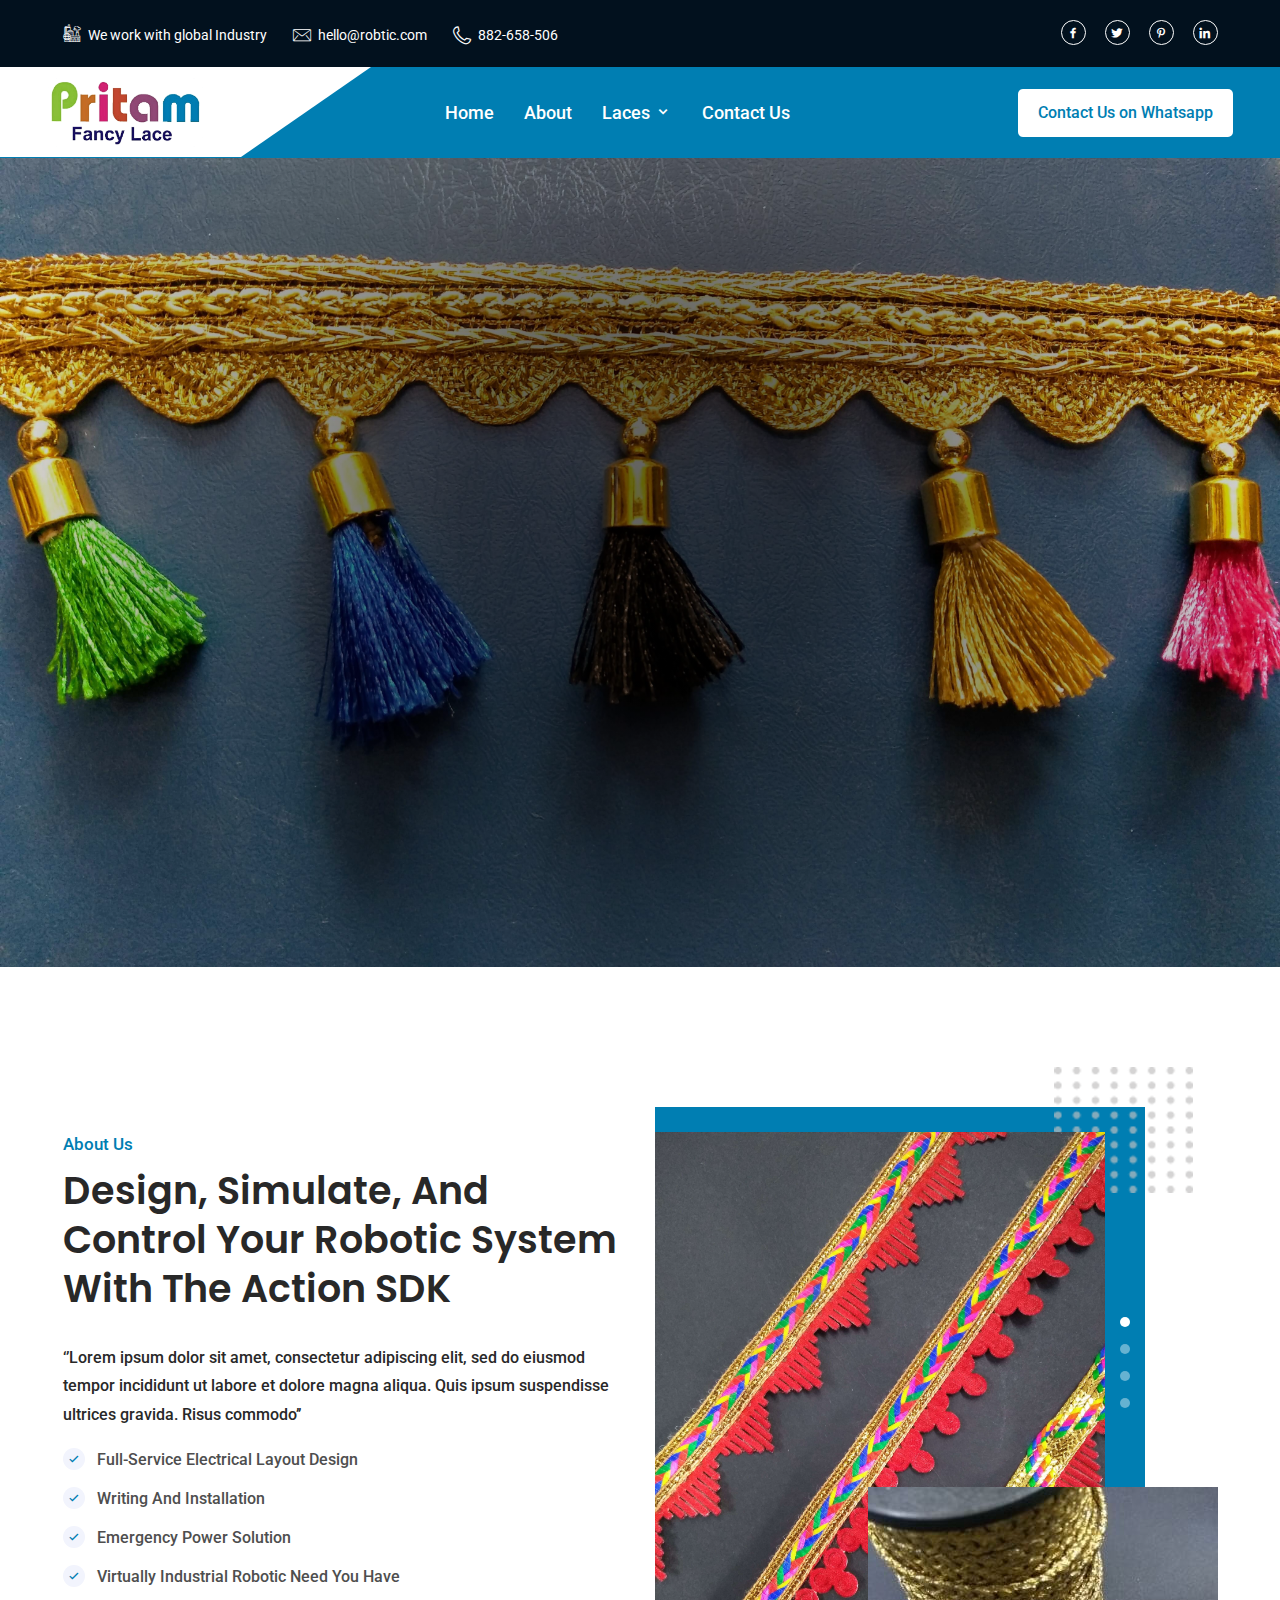
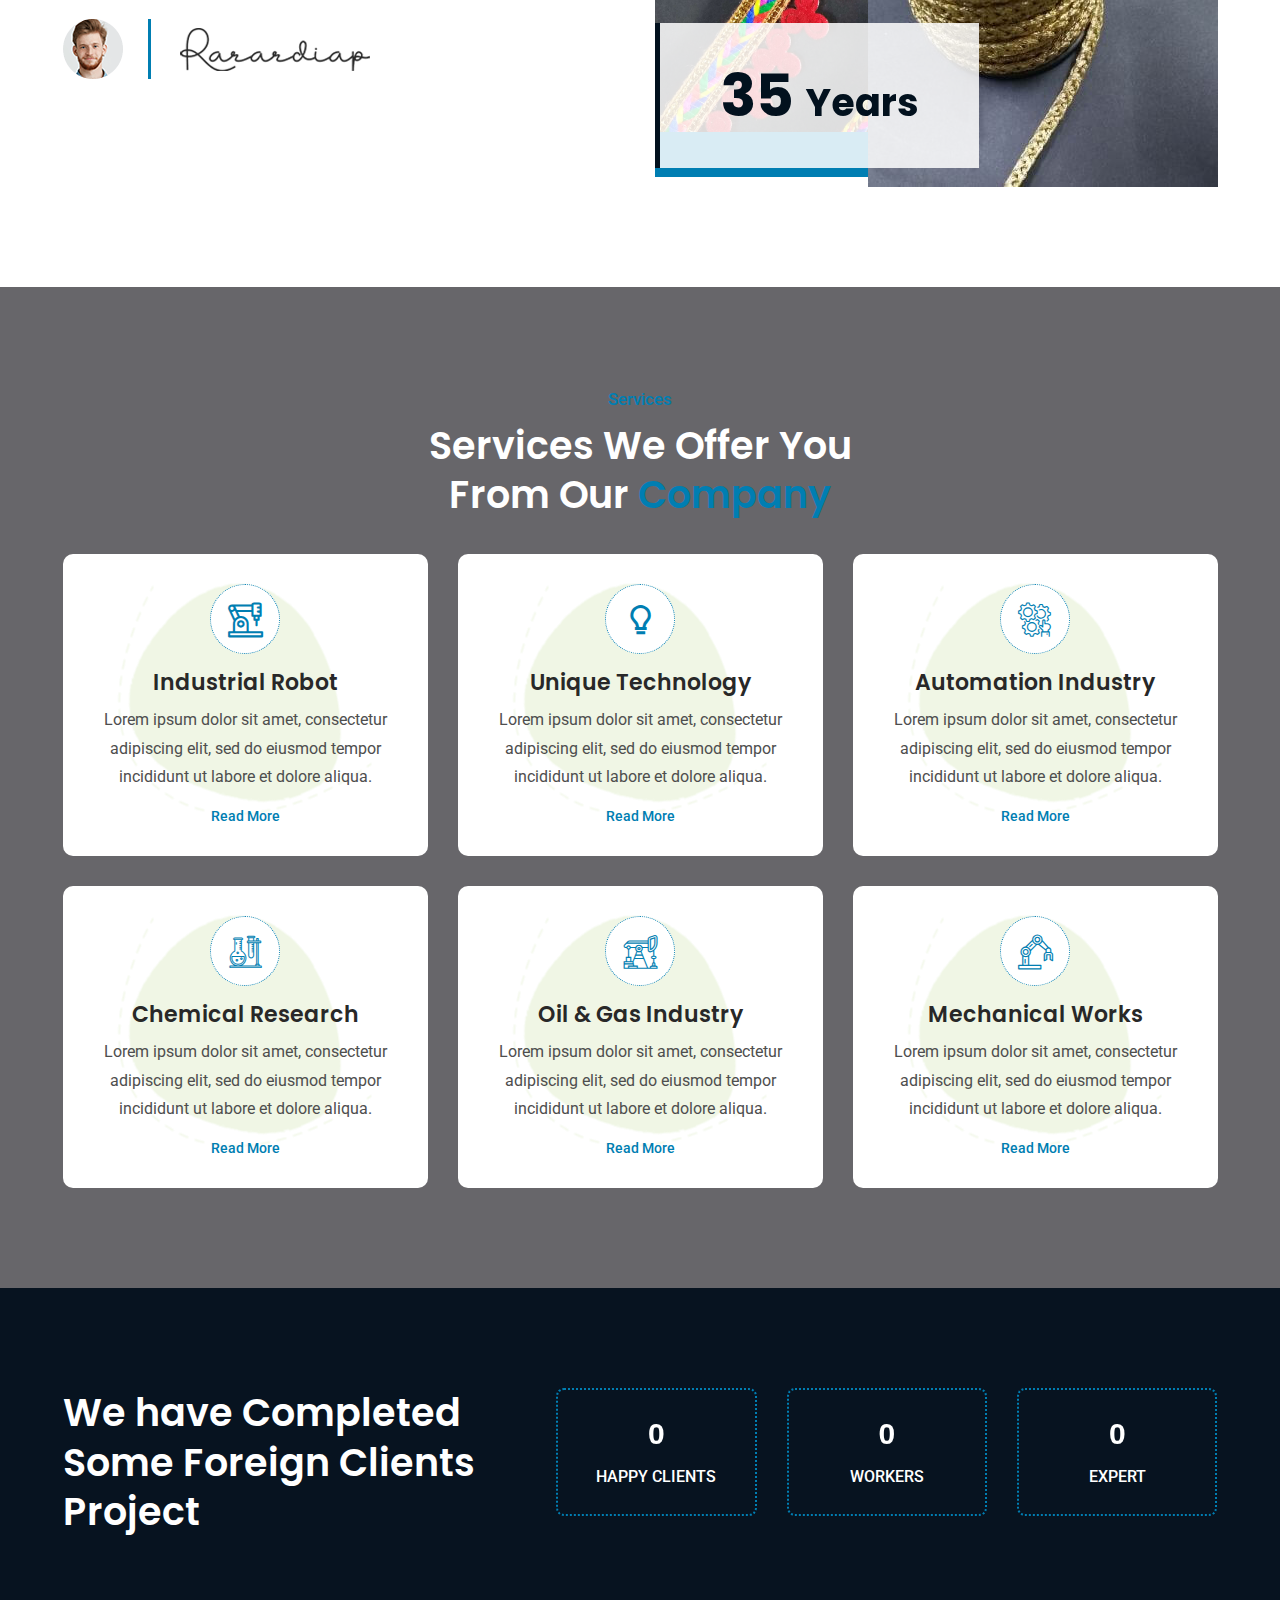
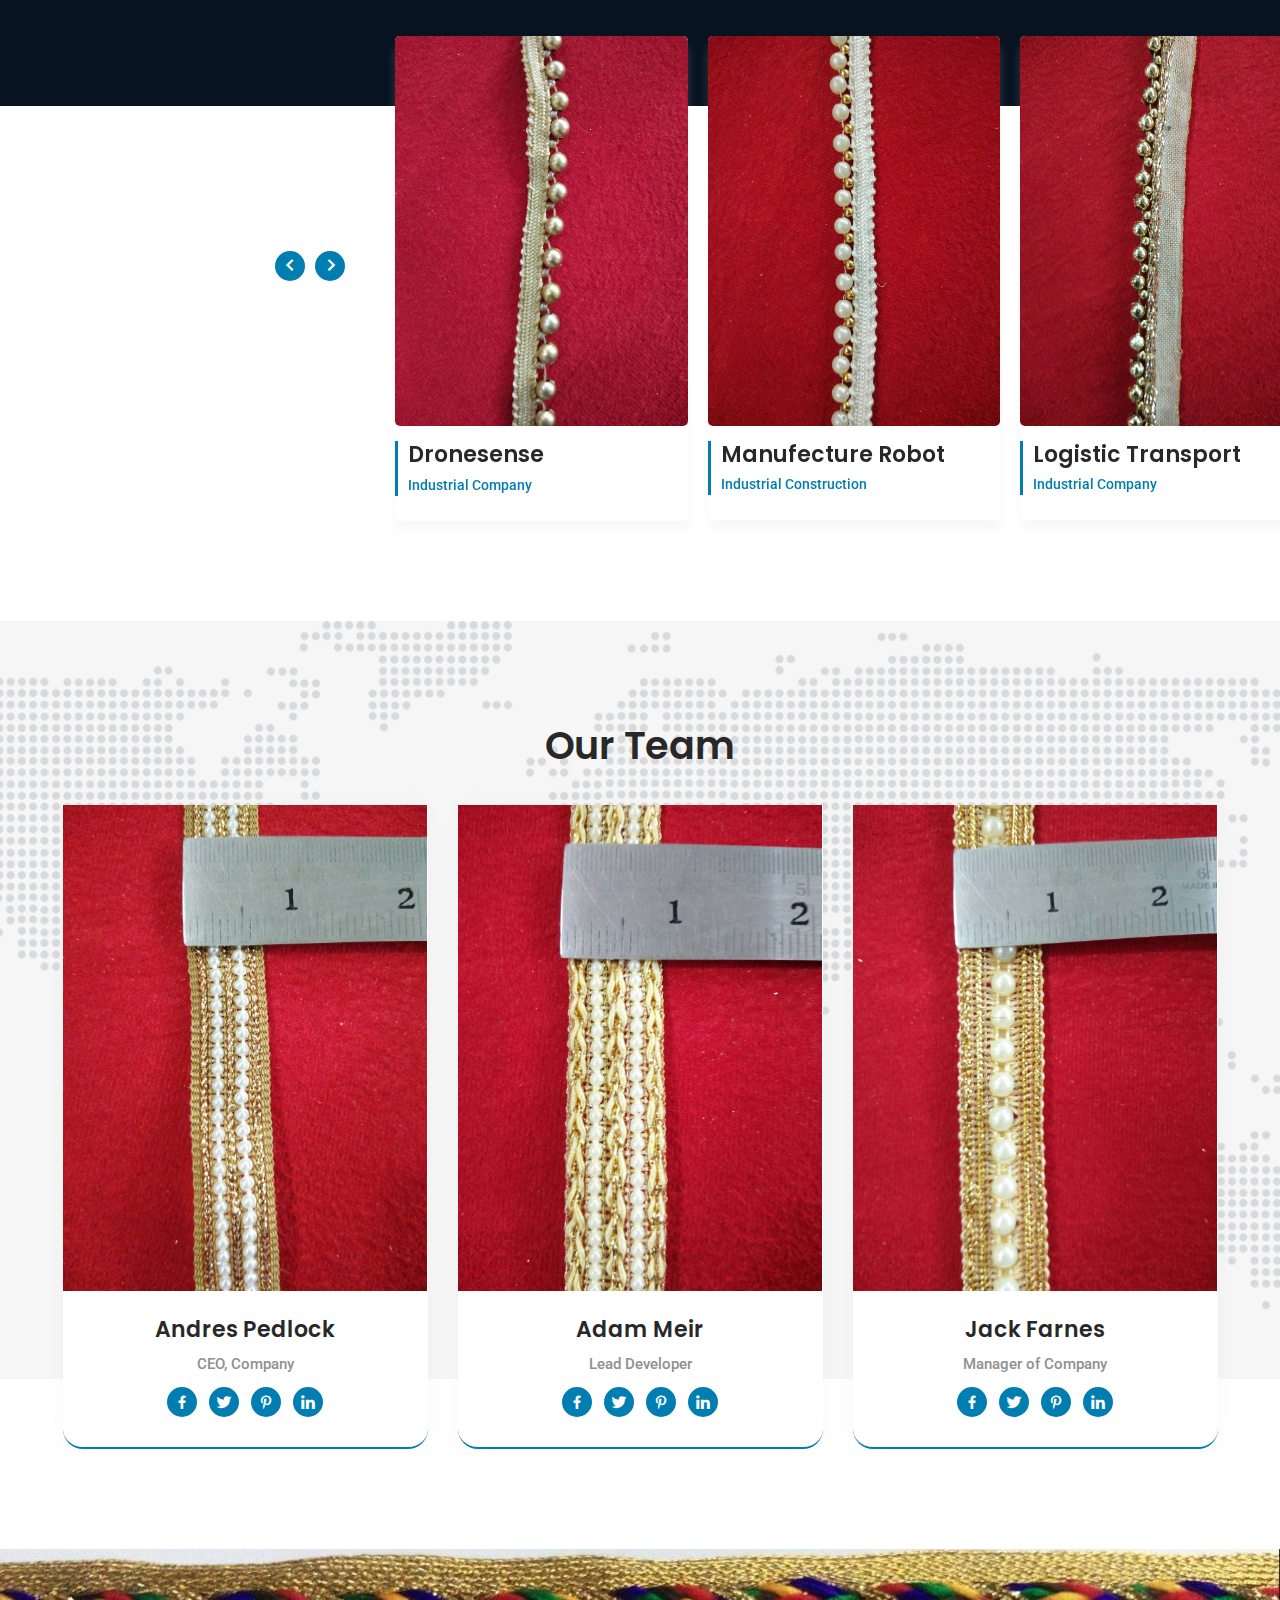
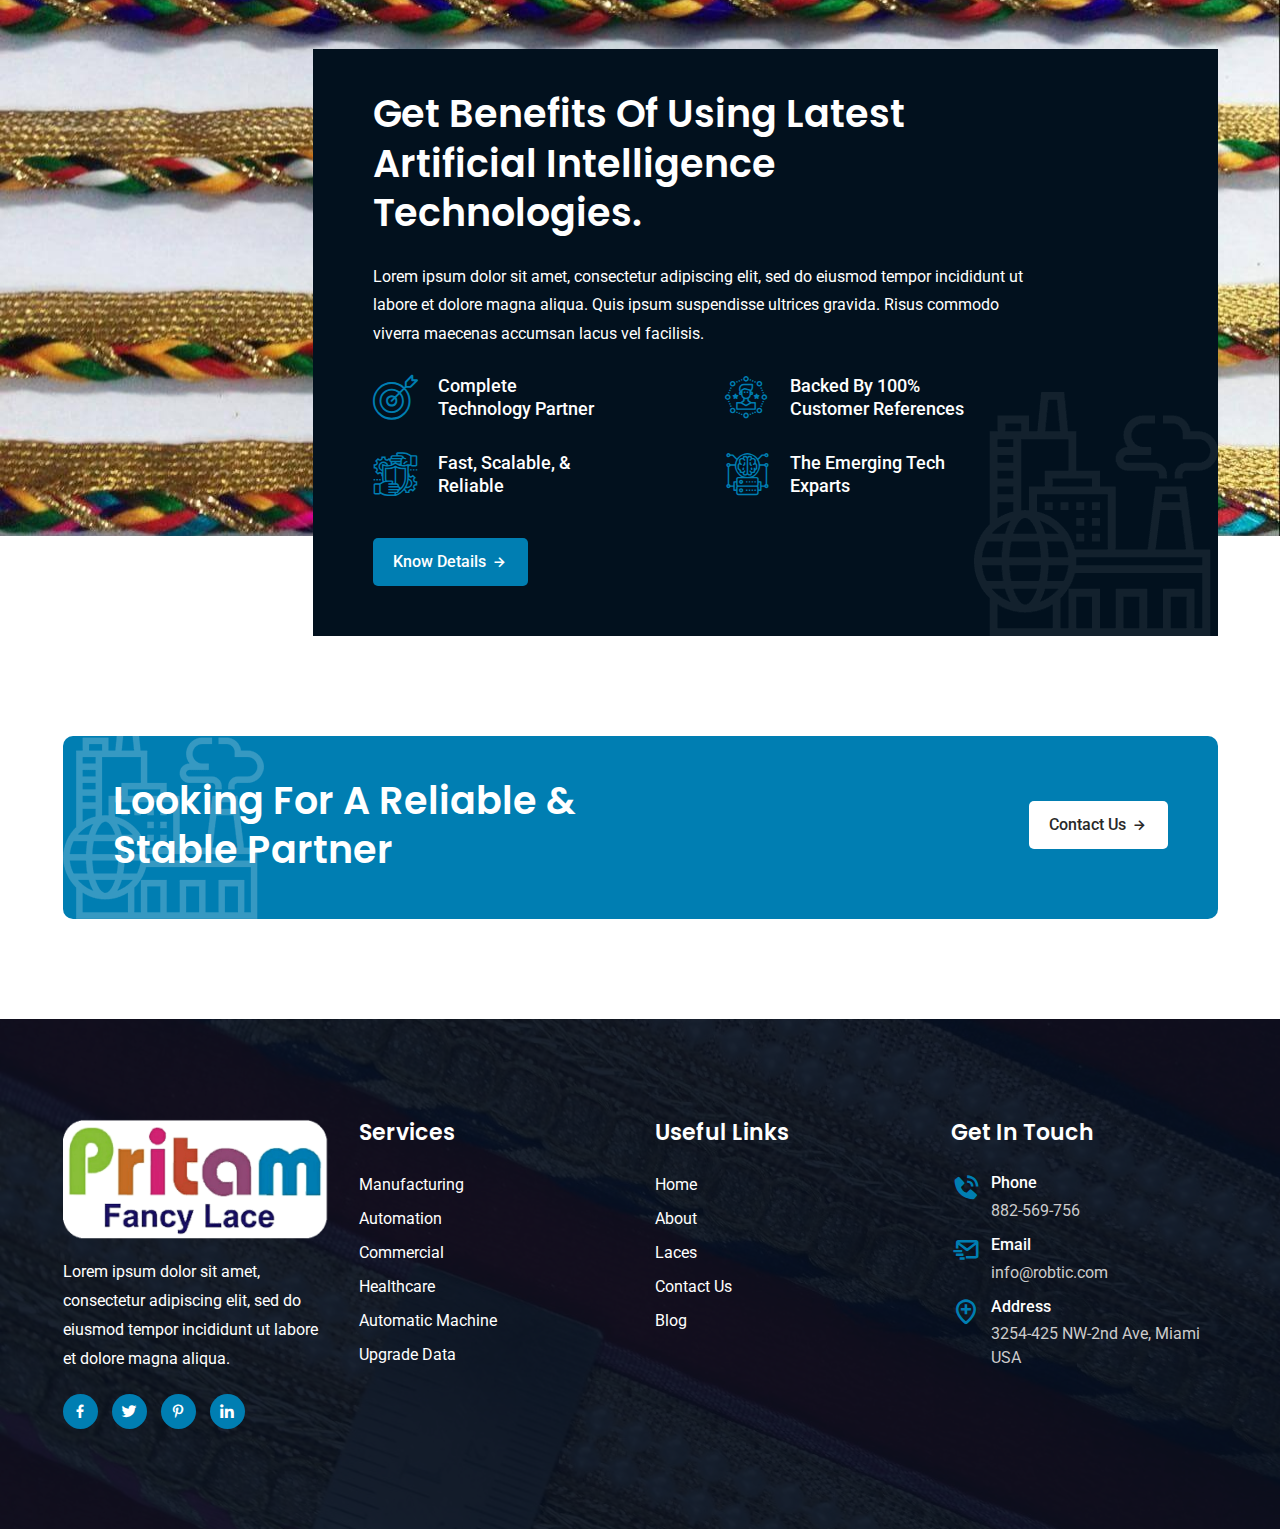
<file: index.html>
<!DOCTYPE html>
<html lang="zxx">

<head>
  <meta charset="UTF-8">
  <meta name="viewport" content="width=device-width, initial-scale=1.0">

  <!-- Bootstrap CSS -->
  <link rel="stylesheet" href="assets/css/bootstrap.min.css">
  <!-- Meanmenu CSS -->
  <link rel="stylesheet" href="assets/css/meanmenu.css">
  <!-- Boxicons CSS -->
  <link rel="stylesheet" href="assets/css/boxicons.min.css">
  <!-- Flaticon CSS -->
  <link rel="stylesheet" href="assets/fonts/flaticon.css">
  <!-- Owl Carousel CSS -->
  <link rel="stylesheet" href="assets/css/owl.carousel.min.css">
  <link rel="stylesheet" href="assets/css/owl.theme.default.min.css">
  <!-- Odometer CSS-->
  <link rel="stylesheet" href="assets/css/odometer.css">
  <!-- Magnific Popup CSS -->
  <link rel="stylesheet" href="assets/css/magnific-popup.css">
  <!-- Style CSS -->
  <link rel="stylesheet" href="assets/css/style.css">
  <!-- Responsive CSS -->
  <link rel="stylesheet" href="assets/css/responsive.css">

  <title>Robotic - Manufacturing Factory HTML Template</title>

  <link rel="icon" type="image/png" href="assets/img/favicon.png">
</head>

<body>
  <!-- Pre Loader -->
  <div class="loader">
    <div class="d-table">
      <div class="d-table-cell">
        <img src="assets/img/logo.png" class="spinner" alt="Loading..." />
      </div>
    </div>
  </div>
  <!-- End Pre Loader -->

  <!-- Header top -->
  <div class="header-top-area">
    <div class="container">
      <div class="row">
        <div class="col-lg-8">
          <div class="header-top-item">
            <div class="header-left">
              <ul>
                <li>
                  <i class="flaticon-factory"></i>
                  <a href="#">
                    We work with global Industry
                  </a>
                </li>
                <li>
                  <i class="flaticon-mail"></i>
                  <a href="mailto:hello@robtic.com">
                    hello@robtic.com
                  </a>
                </li>
                <li>
                  <i class="flaticon-phone"></i>
                  <a href="tel:882658506">
                    882-658-506
                  </a>
                </li>
              </ul>
            </div>
          </div>
        </div>
        <div class="col-lg-4">
          <div class="header-top-item">
            <div class="header-right">
              <ul>
                <li>
                  <a href="#" target="_blank">
                    <i class='bx bxl-facebook'></i>
                  </a>
                </li>
                <li>
                  <a href="#" target="_blank">
                    <i class='bx bxl-twitter'></i>
                  </a>
                </li>
                <li>
                  <a href="#" target="_blank">
                    <i class='bx bxl-pinterest-alt'></i>
                  </a>
                </li>
                <li>
                  <a href="#" target="_blank">
                    <i class='bx bxl-linkedin'></i>
                  </a>
                </li>
              </ul>
            </div>
          </div>
        </div>
      </div>
    </div>
  </div>
  <!-- End Header top -->

  <!-- Start Navbar Area -->
  <div class="navbar-area sticky-top">
    <!-- Mobile Device -->
    <div class="mobile-nav">
      <a href="index.html" class="logo">
        <img src="assets/img/logo-white.jpg" alt="Logo" />
      </a>
    </div>

    <!-- Desktop Device -->
    <div class="main-nav">
      <div class="container navbar-light">
        <a class="navbar-brand" href="index.html">
          <img src="assets/img/logo.png" alt="Logo">
        </a>
        <nav class="navbar navbar-expand-md navbar-light ml-170">
          <div class="collapse navbar-collapse mean-menu" id="navbarSupportedContent">
            <ul class="navbar-nav">
              <li class="nav-item">
                <a href="index.html" class="nav-link">Home</a>
              </li>
              <li class="nav-item">
                <a href="about.html" class="nav-link">About</a>
              </li>
              <li class="nav-item">
                <a href="#" class="nav-link dropdown-toggle">Laces <i class='bx bx-chevron-down'></i></a>
                <ul class="dropdown-menu">
                  <li class="nav-item">
                    <a href="list.html" class="nav-link">List</a>
                  </li>
                </ul>
              </li>
              <li class="nav-item">
                <a href="contact.html" class="nav-link">Contact Us</a>
              </li>
            </ul>
            <div class="side-nav">
              <a href="https://web.whatsapp.com/" id="whatsappWebButton" target="_blank">Contact Us on Whatsapp</a>
            </div>
          </div>
        </nav>
      </div>
    </div>
  </div>
  <!-- End Navbar Area -->

  <!-- Banner -->
  <div class="banner-area banner-img-one">
    <!-- <div class="d-table">
      <div class="d-table-cell">
        <div class="container">
          <div class="banner-content">
            <h1>Our Products To Help Customer To Work Faster, Smarter & Efficiently</h1>
            <p>Lorem ipsum dolor sit amet, consectetur adipiscing elit, sed do eiusmod tempor incididunt ut labore et dolore magna aliqua. Quis ipsum suspendisse ultrices gravida.</p>
            <a class="cmn-btn" href="#">
              Discover More
              <i class='bx bx-right-arrow-alt'></i>
            </a>
          </div>
        </div>
      </div>
    </div> -->
  </div>
  <!-- End Banner -->

  <!-- About -->
  <section class="about-area ptb-100">
    <div class="container">
      <div class="row align-iems-center">
        <div class="col-lg-6">
          <div class="section-title">
            <span class="sub-title">About Us</span>
            <h2>Design, Simulate, and Control Your Robotic System with the Action SDK</h2>
          </div>
          <div class="about-content">
            <p>‘’Lorem ipsum dolor sit amet, consectetur adipiscing elit, sed do eiusmod tempor incididunt ut labore et dolore magna aliqua. Quis ipsum suspendisse ultrices gravida. Risus commodo’’</p>
            <ul>
              <li>
                <i class='bx bx-check'></i> Full-Service Electrical Layout Design
              </li>
              <li>
                <i class='bx bx-check'></i> Writing And Installation
              </li>
              <li>
                <i class='bx bx-check'></i> Emergency Power Solution
              </li>
              <li>
                <i class='bx bx-check'></i> Virtually Industrial Robotic Need You Have
              </li>
            </ul>
            <img src="assets/img/home-one/about-man.png" alt="About">
            <img src="assets/img/home-one/about-signature.png" alt="About">
          </div>
        </div>
        <div class="col-lg-6">
          <div class="about-img-wrap">
            <div class="about-img-slider owl-theme owl-carousel">
              <div class="about-img-item">
                <img src="assets/img/home-one/about1.jpg" alt="About">
              </div>
              <div class="about-img-item">
                <img src="assets/img/home-one/about2.jpg" alt="About">
              </div>
              <div class="about-img-item">
                <img src="assets/img/home-one/about4.jpg" alt="About">
              </div>
              <div class="about-img-item">
                <img src="assets/img/home-one/about5.jpg" alt="About">
              </div>
            </div>
            <div class="about-shape">
              <!-- <img src="assets/img/home-one/about2.png" alt="About"> -->
              <div class="about-slider-bg-overlay">&nbsp;</div>
              <img src="assets/img/home-one/about3.jpg" alt="About">
              <img src="assets/img/home-one/about4.png" alt="About">
              <img src="assets/img/home-one/about5.png" alt="About">
            </div>
            <div class="about-year">
              <h2>35 <span>Years</span></h2>
            </div>
          </div>
        </div>
      </div>
    </div>
  </section>
  <!-- End About -->

  <!-- Service -->
  <section class="service-area pt-100 pb-70">
    <div class="container">
      <div class="section-title">
        <span class="sub-title">Services</span>
        <h2>Services We Offer You From Our <span>Company</span></h2>
      </div>
      <div class="row">
        <div class="col-sm-6 col-lg-4">
          <div class="service-item">
            <img src="assets/img/home-one/service-shape.png" alt="Service">
            <img src="assets/img/home-one/service-shape2.png" alt="Service">
            <i class="flaticon-mechanical-arm"></i>
            <h3>
              <a href="service-details.html">Industrial Robot</a>
            </h3>
            <p>Lorem ipsum dolor sit amet, consectetur adipiscing elit, sed do eiusmod tempor incididunt ut labore et dolore aliqua.</p>
            <a class="service-link" href="service-details.html">Read More</a>
          </div>
        </div>
        <div class="col-sm-6 col-lg-4">
          <div class="service-item">
            <img src="assets/img/home-one/service-shape.png" alt="Service">
            <img src="assets/img/home-one/service-shape2.png" alt="Service">
            <i class='bx bx-bulb'></i>
            <h3>
              <a href="service-details.html">Unique Technology</a>
            </h3>
            <p>Lorem ipsum dolor sit amet, consectetur adipiscing elit, sed do eiusmod tempor incididunt ut labore et dolore aliqua.</p>
            <a class="service-link" href="service-details.html">Read More</a>
          </div>
        </div>
        <div class="col-sm-6 col-lg-4">
          <div class="service-item">
            <img src="assets/img/home-one/service-shape.png" alt="Service">
            <img src="assets/img/home-one/service-shape2.png" alt="Service">
            <i class="flaticon-automation"></i>
            <h3>
              <a href="service-details.html">Automation Industry</a>
            </h3>
            <p>Lorem ipsum dolor sit amet, consectetur adipiscing elit, sed do eiusmod tempor incididunt ut labore et dolore aliqua.</p>
            <a class="service-link" href="service-details.html">Read More</a>
          </div>
        </div>
        <div class="col-sm-6 col-lg-4">
          <div class="service-item">
            <img src="assets/img/home-one/service-shape.png" alt="Service">
            <img src="assets/img/home-one/service-shape2.png" alt="Service">
            <i class="flaticon-lab-tool"></i>
            <h3>
              <a href="service-details.html">Chemical Research</a>
            </h3>
            <p>Lorem ipsum dolor sit amet, consectetur adipiscing elit, sed do eiusmod tempor incididunt ut labore et dolore aliqua.</p>
            <a class="service-link" href="service-details.html">Read More</a>
          </div>
        </div>
        <div class="col-sm-6 col-lg-4">
          <div class="service-item">
            <img src="assets/img/home-one/service-shape.png" alt="Service">
            <img src="assets/img/home-one/service-shape2.png" alt="Service">
            <i class="flaticon-oil-drill"></i>
            <h3>
              <a href="service-details.html">Oil & Gas Industry</a>
            </h3>
            <p>Lorem ipsum dolor sit amet, consectetur adipiscing elit, sed do eiusmod tempor incididunt ut labore et dolore aliqua.</p>
            <a class="service-link" href="service-details.html">Read More</a>
          </div>
        </div>
        <div class="col-sm-6 col-lg-4">
          <div class="service-item">
            <img src="assets/img/home-one/service-shape.png" alt="Service">
            <img src="assets/img/home-one/service-shape2.png" alt="Service">
            <i class="flaticon-robotic-arm"></i>
            <h3>
              <a href="service-details.html">Mechanical Works</a>
            </h3>
            <p>Lorem ipsum dolor sit amet, consectetur adipiscing elit, sed do eiusmod tempor incididunt ut labore et dolore aliqua.</p>
            <a class="service-link" href="service-details.html">Read More</a>
          </div>
        </div>
      </div>
    </div>
  </section>
  <!-- End Service -->

  <!-- Counter -->
  <section class="counter-area pt-100">
    <div class="container">
      <div class="row align-iems-center">
        <div class="col-lg-5">
          <div class="counter-text">
            <h2>We have Completed Some Foreign Clients Project</h2>
          </div>
        </div>
        <div class="col-lg-7">
          <div class="row">
            <div class="col-sm-4 col-lg-4">
              <div class="counter-item">
                <h3>
                  <span class="odometer" data-count="1226">00</span>
                </h3>
                <p>HAPPY CLIENTS</p>
              </div>
            </div>
            <div class="col-sm-4 col-lg-4">
              <div class="counter-item">
                <h3>
                  <span class="odometer" data-count="1552">00</span>
                </h3>
                <p>WORKERS</p>
              </div>
            </div>
            <div class="col-sm-4 col-lg-4">
              <div class="counter-item">
                <h3>
                  <span class="odometer" data-count="1000">00</span>
                </h3>
                <p>EXPERT</p>
              </div>
            </div>
          </div>
        </div>
      </div>
    </div>
  </section>
  <!-- End Counter -->

  <!-- Foreign -->
  <div class="foreign-area">
    <div class="container-fluid">
      <div class="foreign-slider owl-theme owl-carousel">
        <div class="foreign-item">
          <a href="project-details.html">
            <img src="assets/img/home-one/foreign1.jpg" alt="Foreign">
          </a>
          <div class="foreign-bottom">
            <h3>
              <a href="project-details.html">Dronesense</a>
            </h3>
            <span>Industrial Company</span>
          </div>
        </div>
        <div class="foreign-item">
          <a href="project-details.html">
            <img src="assets/img/home-one/foreign2.jpg" alt="Foreign">
          </a>
          <div class="foreign-bottom">
            <h3>
              <a href="project-details.html">Manufecture Robot</a>
            </h3>
            <span>Industrial Construction</span>
          </div>
        </div>
        <div class="foreign-item">
          <a href="project-details.html">
            <img src="assets/img/home-one/foreign3.jpg" alt="Foreign">
          </a>
          <div class="foreign-bottom">
            <h3>
              <a href="project-details.html">Logistic Transport</a>
            </h3>
            <span>Industrial Company</span>
          </div>
        </div>
        <div class="foreign-item">
          <a href="project-details.html">
            <img src="assets/img/home-one/foreign4.jpg" alt="Foreign">
          </a>
          <div class="foreign-bottom">
            <h3>
              <a href="project-details.html">Healthcare</a>
            </h3>
            <span>Industrial Management</span>
          </div>
        </div>
        <div class="foreign-item">
          <a href="project-details.html">
            <img src="assets/img/home-one/foreign5.jpg" alt="Foreign">
          </a>
          <div class="foreign-bottom">
            <h3>
              <a href="project-details.html">Chemical Research</a>
            </h3>
            <span>Industrial Research</span>
          </div>
        </div>
        <div class="foreign-item">
          <a href="project-details.html">
            <img src="assets/img/home-one/foreign6.jpg" alt="Foreign">
          </a>
          <div class="foreign-bottom">
            <h3>
              <a href="project-details.html">Electronic Waste</a>
            </h3>
            <span>Industrial Company</span>
          </div>
        </div>
      </div>
    </div>
  </div>
  <!-- End Foreign -->

  <!-- Team -->
  <section class="team-area">
    <div class="container">
      <div class="section-title">
        <h2>Our Team</h2>
      </div>
      <div class="row">
        <div class="col-sm-6 col-lg-4">
          <div class="team-item">
            <img src="assets/img/home-one/team2.jpg" alt="Team">
            <h3>Andres Pedlock</h3>
            <span>CEO, Company</span>
            <ul>
              <li>
                <a href="#" target="_blank">
                  <i class='bx bxl-facebook'></i>
                </a>
              </li>
              <li>
                <a href="#" target="_blank">
                  <i class='bx bxl-twitter'></i>
                </a>
              </li>
              <li>
                <a href="#" target="_blank">
                  <i class='bx bxl-pinterest-alt'></i>
                </a>
              </li>
              <li>
                <a href="#" target="_blank">
                  <i class='bx bxl-linkedin'></i>
                </a>
              </li>
            </ul>
          </div>
        </div>
        <div class="col-sm-6 col-lg-4">
          <div class="team-item">
            <img src="assets/img/home-one/team3.jpg" alt="Team">
            <h3>Adam Meir</h3>
            <span>Lead Developer</span>
            <ul>
              <li>
                <a href="#" target="_blank">
                  <i class='bx bxl-facebook'></i>
                </a>
              </li>
              <li>
                <a href="#" target="_blank">
                  <i class='bx bxl-twitter'></i>
                </a>
              </li>
              <li>
                <a href="#" target="_blank">
                  <i class='bx bxl-pinterest-alt'></i>
                </a>
              </li>
              <li>
                <a href="#" target="_blank">
                  <i class='bx bxl-linkedin'></i>
                </a>
              </li>
            </ul>
          </div>
        </div>
        <div class="col-sm-6 offset-sm-3 offset-lg-0 col-lg-4">
          <div class="team-item">
            <img src="assets/img/home-one/team1.jpg" alt="Team">
            <h3>Jack Farnes</h3>
            <span>Manager of Company</span>
            <ul>
              <li>
                <a href="#" target="_blank">
                  <i class='bx bxl-facebook'></i>
                </a>
              </li>
              <li>
                <a href="#" target="_blank">
                  <i class='bx bxl-twitter'></i>
                </a>
              </li>
              <li>
                <a href="#" target="_blank">
                  <i class='bx bxl-pinterest-alt'></i>
                </a>
              </li>
              <li>
                <a href="#" target="_blank">
                  <i class='bx bxl-linkedin'></i>
                </a>
              </li>
            </ul>
          </div>
        </div>
      </div>
    </div>
  </section>
  <!-- End Team -->

  <!-- Benefit -->
  <section class="benefit-area">
    <div class="container">
      <div class="benefit-content">
        <div class="section-title">
          <h2>Get Benefits of Using Latest Artificial Intelligence Technologies.</h2>
        </div>
        <p>Lorem ipsum dolor sit amet, consectetur adipiscing elit, sed do eiusmod tempor incididunt ut labore et dolore magna aliqua. Quis ipsum suspendisse ultrices gravida. Risus commodo viverra maecenas accumsan lacus vel facilisis.
        </p>
        <div class="row">
          <div class="col-sm-6 col-lg-6">
            <div class="benefit-inner">
              <i class="flaticon-darts"></i>
              <h4>Complete Technology Partner</h4>
            </div>
          </div>
          <div class="col-sm-6 col-lg-6">
            <div class="benefit-inner">
              <i class="flaticon-customer"></i>
              <h4>Backed By 100% Customer References</h4>
            </div>
          </div>
          <div class="col-sm-6 col-lg-6">
            <div class="benefit-inner">
              <i class="flaticon-security-purposes"></i>
              <h4>Fast, Scalable, & Reliable</h4>
            </div>
          </div>
          <div class="col-sm-6 col-lg-6">
            <div class="benefit-inner">
              <i class="flaticon-artificial-intelligence"></i>
              <h4>The Emerging Tech Exparts</h4>
            </div>
          </div>
        </div>
        <a class="cmn-btn" href="#">
          Know Details
          <i class='bx bx-right-arrow-alt'></i>
        </a>
        <div class="benefit-shape">
          <img src="assets/img/home-one/benefit-shape.png" alt="Benefit">
        </div>
      </div>
    </div>
  </section>
  <!-- End Benefit -->

  <!-- Partner -->
  <section class="partner-area pb-100">
    <div class="container">
      <div class="partner-wrap">
        <div class="partner-shape">
          <img src="assets/img/home-one/partner-shape.png" alt="Partner">
        </div>
        <div class="row align-items-center">
          <div class="col-lg-6">
            <div class="partner-content">
              <div class="section-title">
                <h2>Looking for a Reliable & Stable partner</h2>
              </div>
            </div>
          </div>
          <div class="col-lg-6">
            <div class="partner-btn">
              <a class="cmn-btn" href="#">
                Contact Us
                <i class='bx bx-right-arrow-alt'></i>
              </a>
            </div>
          </div>
        </div>
      </div>
    </div>
  </section>
  <!-- End Partner -->

  <!-- Cost -->
  <!-- <section class="cost-area">
    <div class="container">
      <div class="row align-items-center">
        <div class="col-lg-6">
          <div class="cost-content">
            <div class="section-title">
              <span class="sub-title">Project</span>
              <h2>Professional, Reliable & Cost Effective</h2>
            </div>
            <p>Lorem ipsum dolor sit amet, consectetur adipiscing elit, sed do eiusmod tempor incididunt ut labore et dolore magna aliqua. Quis ipsum suspendisse ultrices gravida. Risus commodo viverra maecenas.</p>
            <ul class="align-items-center">
              <li>
                <img src="assets/img/home-one/cost-girl.png" alt="Cost">
              </li>
              <li>
                <h4>- Teresa Mera</h4>
                <span>Developer</span>
              </li>
            </ul>
          </div>
        </div>
        <div class="col-lg-6">
          <div class="cost-img">
            <img src="assets/img/home-one/cost.jpg" alt="Cost">
          </div>
        </div>
      </div>
    </div>
  </section> -->
  <!-- End Cost -->

  <!-- Blog -->
  <!-- <section class="blog-area pt-100 pb-70">
    <div class="container">
      <div class="section-title">
        <span class="sub-title">News</span>
        <h2>Our Latest News</h2>
      </div>
      <div class="row">
        <div class="col-sm-12 col-lg-8">
          <div class="blog-item">
            <a href="blog-details.html">
              <img src="assets/img/home-one/blog1.jpg" alt="Blog">
            </a>
            <span>20 Aug 2020</span>
            <div class="blog-inner">
              <h3>
                <a href="blog-details.html">Robots Are Being More Popular In The World</a>
              </h3>
              <a class="blog-link" href="blog-details.html">
                Read More
                <i class='bx bx-plus'></i>
              </a>
            </div>
          </div>
        </div>
        <div class="col-sm-12 col-lg-4">
          <div class="row">
            <div class="col-sm-6 col-lg-12">
              <div class="blog-item">
                <a href="blog-details.html">
                  <img src="assets/img/home-one/blog2.jpg" alt="Blog">
                </a>
                <span>21 Aug 2020</span>
                <div class="blog-inner">
                  <h3>
                    <a href="blog-details.html">Know How The US Cuts Labor Adoption Of Industrial Robots</a>
                  </h3>
                  <a class="blog-link" href="blog-details.html">
                    Read More
                    <i class='bx bx-plus'></i>
                  </a>
                </div>
              </div>
            </div>
            <div class="col-sm-6 col-lg-12">
              <div class="blog-item">
                <a href="blog-details.html">
                  <img src="assets/img/home-one/blog3.jpg" alt="Blog">
                </a>
                <span>22 Aug 2020</span>
                <div class="blog-inner">
                  <h3>
                    <a href="blog-details.html">How To Make Robot In A Company</a>
                  </h3>
                  <a class="blog-link" href="blog-details.html">
                    Read More
                    <i class='bx bx-plus'></i>
                  </a>
                </div>
              </div>
            </div>
          </div>
        </div>
      </div>
    </div>
  </section> -->
  <!-- End Blog -->

  <!-- Footer -->
  <footer class="pt-100 pb-70">
    <div class="container">
      <div class="row">
        <div class="col-sm-6 col-lg-3">
          <div class="footer-item">
            <div class="footer-logo">
              <a class="logo-link" href="index.html">
                <img src="assets/img/logo.png" alt="Logo">
              </a>
              <p>Lorem ipsum dolor sit amet, consectetur adipiscing elit, sed do eiusmod tempor incididunt ut labore et dolore magna aliqua.</p>
              <ul>
                <li>
                  <a href="#" target="_blank">
                    <i class='bx bxl-facebook'></i>
                  </a>
                </li>
                <li>
                  <a href="#" target="_blank">
                    <i class='bx bxl-twitter'></i>
                  </a>
                </li>
                <li>
                  <a href="#" target="_blank">
                    <i class='bx bxl-pinterest-alt'></i>
                  </a>
                </li>
                <li>
                  <a href="#" target="_blank">
                    <i class='bx bxl-linkedin'></i>
                  </a>
                </li>
              </ul>
            </div>
          </div>
        </div>
        <div class="col-sm-6 col-lg-3">
          <div class="footer-item">
            <div class="footer-service">
              <h3>Services</h3>
              <ul>
                <li>
                  <a href="#" target="_blank">Manufacturing</a>
                </li>
                <li>
                  <a href="#" target="_blank">Automation</a>
                </li>
                <li>
                  <a href="#" target="_blank">Commercial</a>
                </li>
                <li>
                  <a href="#" target="_blank">Healthcare</a>
                </li>
                <li>
                  <a href="#" target="_blank">Automatic Machine</a>
                </li>
                <li>
                  <a href="#" target="_blank">Upgrade Data</a>
                </li>
              </ul>
            </div>
          </div>
        </div>
        <div class="col-sm-6 col-lg-3">
          <div class="footer-item">
            <div class="footer-service">
              <h3>Useful Links</h3>
              <ul>
                <li>
                  <a href="index.html" target="_blank">Home</a>
                </li>
                <li>
                  <a href="about.html" target="_blank">About</a>
                </li>
                <li>
                  <a href="project.html" target="_blank">Laces</a>
                </li>
                <li>
                  <a href="contact.html" target="_blank">Contact Us</a>
                </li>
                <li>
                  <a href="blog.html" target="_blank">Blog</a>
                </li>
              </ul>
            </div>
          </div>
        </div>
        <div class="col-sm-6 col-lg-3">
          <div class="footer-item">
            <div class="footer-touch">
              <h3>Get In Touch</h3>
              <ul>
                <li>
                  <i class='bx bxs-phone-call'></i>
                  <h4>Phone</h4>
                  <a href="tel:882569756">882-569-756</a>
                </li>
                <li>
                  <i class='bx bx-mail-send'></i>
                  <h4>Email</h4>
                  <a href="mailto:info@robtic.com">info@robtic.com</a>
                </li>
                <li>
                  <i class='bx bx-location-plus'></i>
                  <h4>Address</h4>
                  <span>3254-425 NW-2nd Ave, Miami USA</span>
                </li>
              </ul>
            </div>
          </div>
        </div>
      </div>
    </div>
  </footer>
  <!-- End Footer -->


  <!-- Essential JS -->
  <script src="assets/js/jquery-3.5.1.min.js"></script>
  <script src="assets/js/popper.min.js"></script>
  <script src="assets/js/bootstrap.min.js"></script>
  <!-- Form Validator JS -->
  <script src="assets/js/form-validator.min.js"></script>
  <!-- Contact JS -->
  <script src="assets/js/contact-form-script.js"></script>
  <!-- Meanmenu JS -->
  <script src="assets/js/jquery.meanmenu.js"></script>
  <!-- Owl Carousel -->
  <script src="assets/js/owl.carousel.min.js"></script>
  <!-- Appear JS -->
  <script src="assets/js/jquery.appear.js"></script>
  <!-- Odometer JS -->
  <script src="assets/js/odometer.min.js"></script>
  <!-- Magnific Popup JS -->
  <script src="assets/js/jquery.magnific-popup.min.js"></script>
  <!-- Custom JS -->
  <script src="assets/js/custom.js"></script>
</body>

</html>
</file>
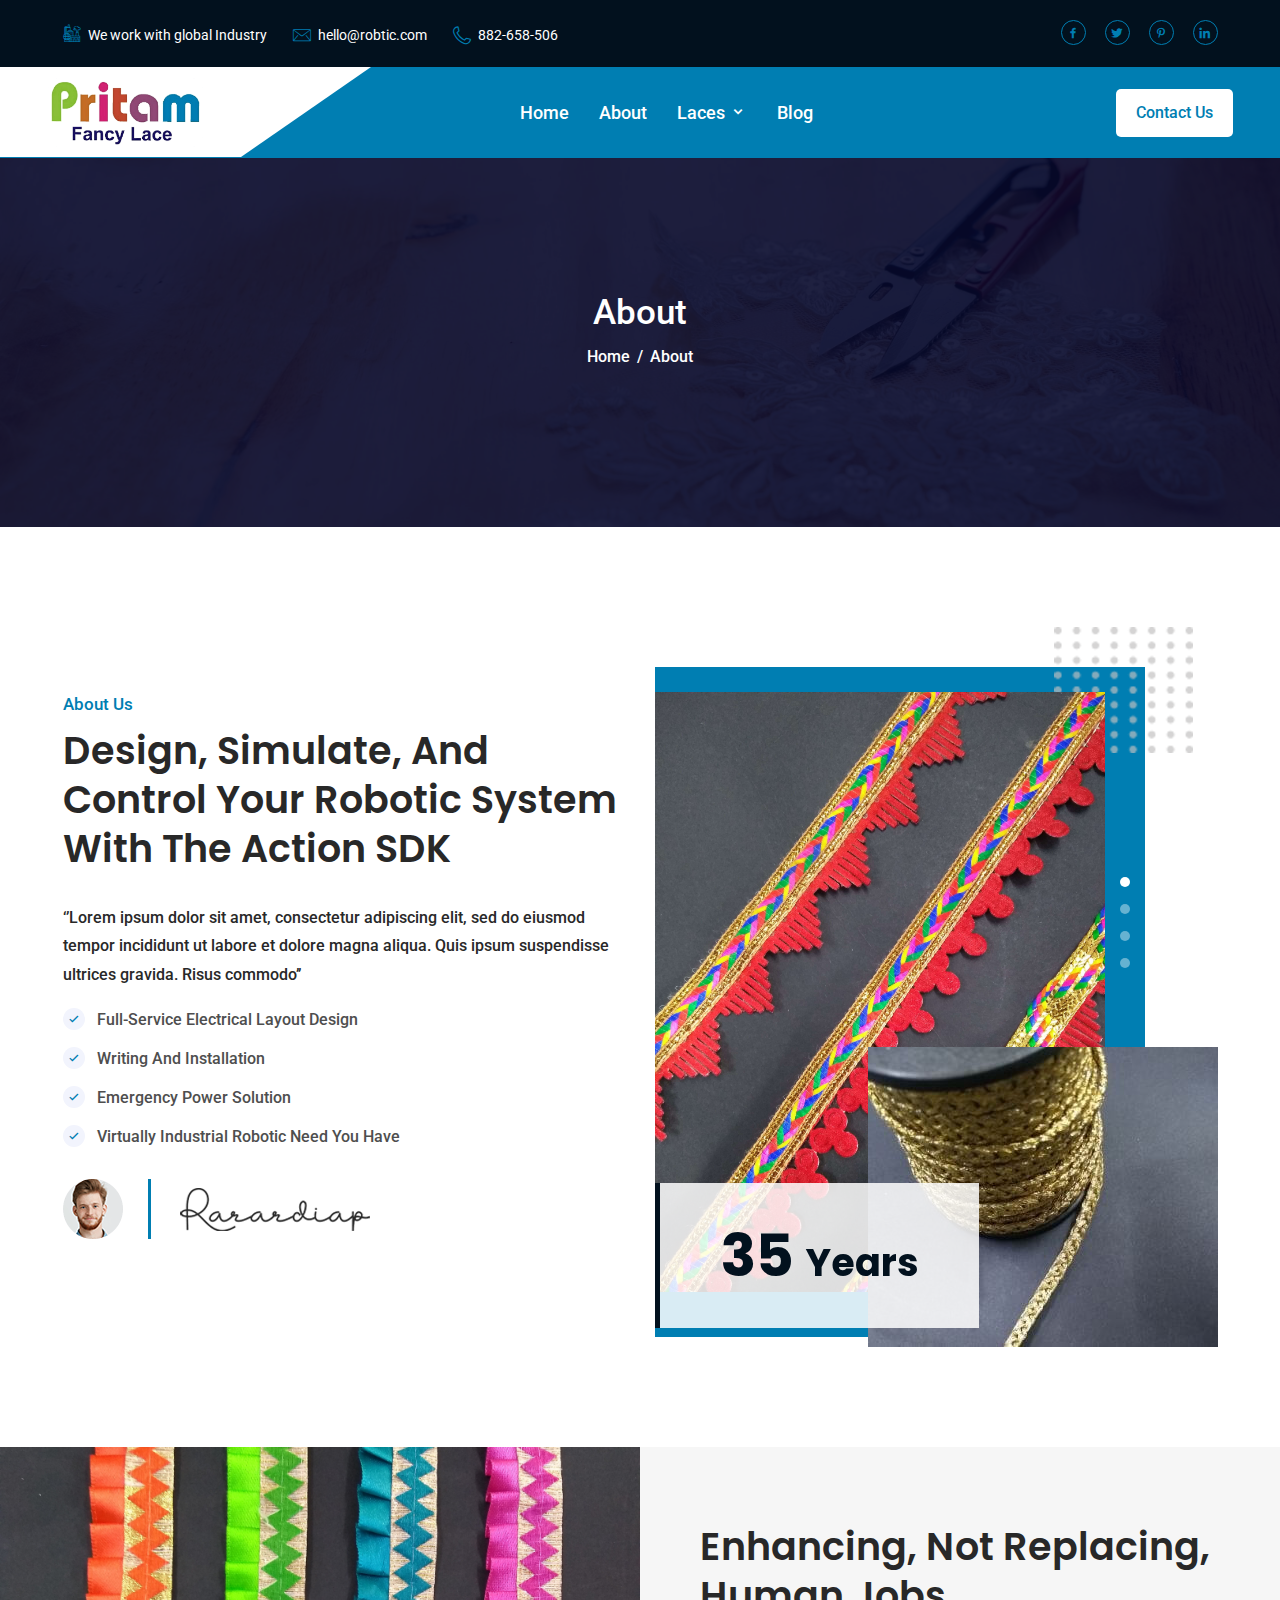
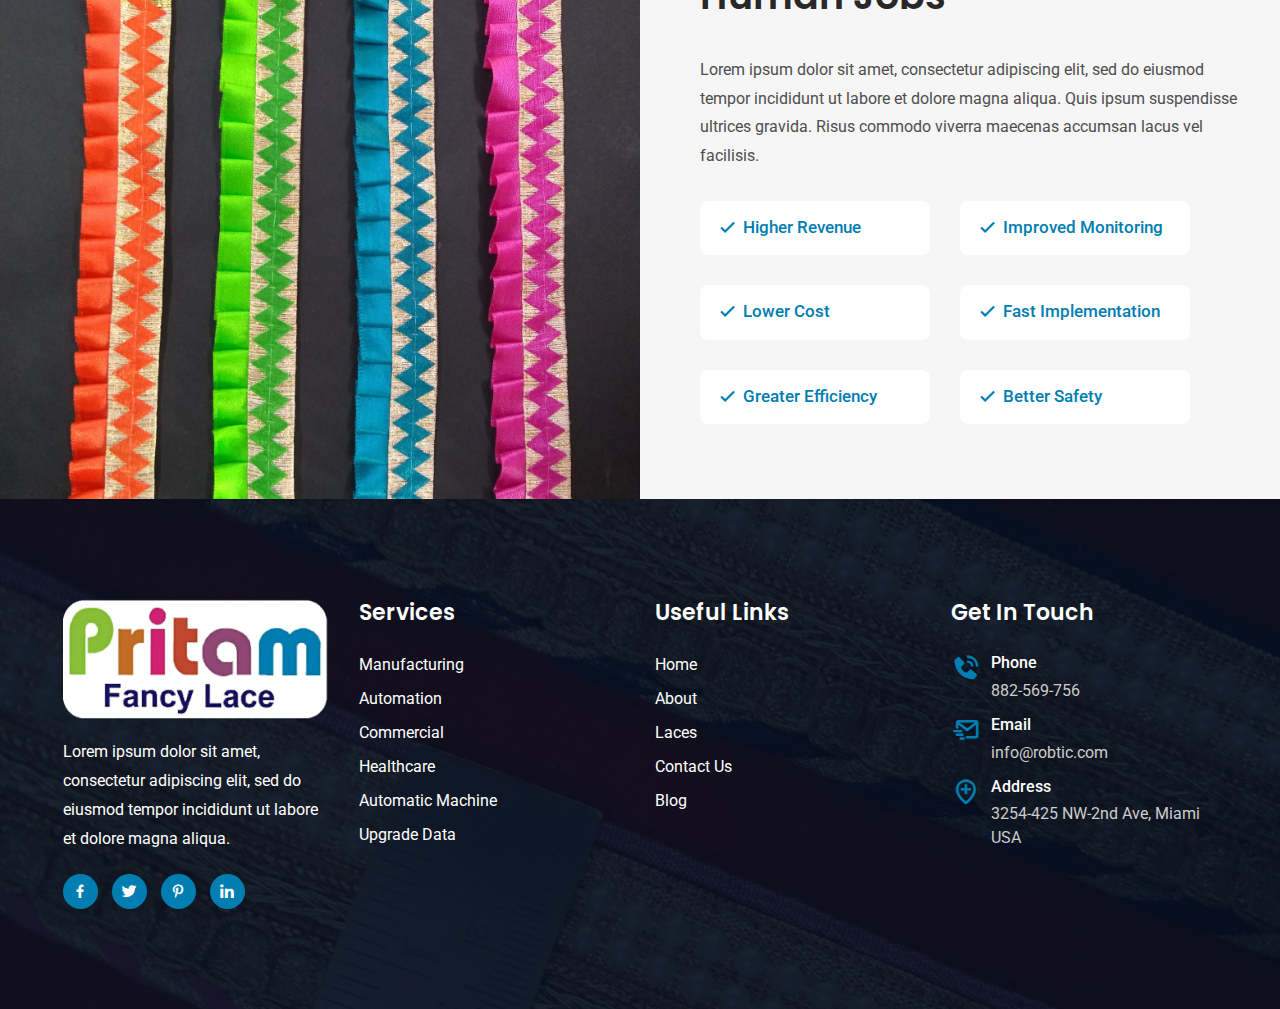
<file: about.html>
<!DOCTYPE html>
<html lang="zxx">

<head>
  <meta charset="UTF-8">
  <meta name="viewport" content="width=device-width, initial-scale=1.0">

  <!-- Bootstrap CSS -->
  <link rel="stylesheet" href="assets/css/bootstrap.min.css">
  <!-- Meanmenu CSS -->
  <link rel="stylesheet" href="assets/css/meanmenu.css">
  <!-- Boxicons CSS -->
  <link rel="stylesheet" href="assets/css/boxicons.min.css">
  <!-- Flaticon CSS -->
  <link rel="stylesheet" href="assets/fonts/flaticon.css">
  <!-- Owl Carousel CSS -->
  <link rel="stylesheet" href="assets/css/owl.carousel.min.css">
  <link rel="stylesheet" href="assets/css/owl.theme.default.min.css">
  <!-- Odometer CSS-->
  <link rel="stylesheet" href="assets/css/odometer.css">
  <!-- Magnific Popup CSS -->
  <link rel="stylesheet" href="assets/css/magnific-popup.css">
  <!-- Style CSS -->
  <link rel="stylesheet" href="assets/css/style.css">
  <!-- Responsive CSS -->
  <link rel="stylesheet" href="assets/css/responsive.css">

  <title>Robotic - Manufacturing Factory HTML Template</title>

  <link rel="icon" type="image/png" href="assets/img/favicon.png">
</head>

<body>
  <!-- Pre Loader -->
  <div class="loader">
    <div class="d-table">
      <div class="d-table-cell">
        <img src="assets/img/logo.png" class="spinner" alt="Loading..." />
      </div>
    </div>
  </div>
  <!-- End Pre Loader -->

  <!-- Header top -->
  <div class="header-top-area header-top-area-two">
    <div class="container">
      <div class="row">
        <div class="col-lg-8">
          <div class="header-top-item">
            <div class="header-left">
              <ul>
                <li>
                  <i class="flaticon-factory"></i>
                  <a href="#">
                                        We work with global Industry
                                    </a>
                </li>
                <li>
                  <i class="flaticon-mail"></i>
                  <a href="mailto:hello@robtic.com">
                                        hello@robtic.com
                                    </a>
                </li>
                <li>
                  <i class="flaticon-phone"></i>
                  <a href="tel:882658506">
                                        882-658-506
                                    </a>
                </li>
              </ul>
            </div>
          </div>
        </div>
        <div class="col-lg-4">
          <div class="header-top-item">
            <div class="header-right">
              <ul>
                <li>
                  <a href="#" target="_blank">
                    <i class='bx bxl-facebook'></i>
                  </a>
                </li>
                <li>
                  <a href="#" target="_blank">
                    <i class='bx bxl-twitter'></i>
                  </a>
                </li>
                <li>
                  <a href="#" target="_blank">
                    <i class='bx bxl-pinterest-alt'></i>
                  </a>
                </li>
                <li>
                  <a href="#" target="_blank">
                    <i class='bx bxl-linkedin'></i>
                  </a>
                </li>
              </ul>
            </div>
          </div>
        </div>
      </div>
    </div>
  </div>
  <!-- End Header top -->

  <!-- Start Navbar Area -->
  <div class="navbar-area sticky-top">
    <!-- Mobile Device -->
    <div class="mobile-nav">
      <a href="index.html" class="logo">
        <img src="assets/img/logo-white.jpg" alt="Logo" />
      </a>
    </div>

    <!-- Desktop Device -->
    <div class="main-nav">
      <div class="container navbar-light">
        <a class="navbar-brand" href="index.html">
          <img src="assets/img/logo.png" alt="Logo">
        </a>
        <nav class="navbar navbar-expand-md navbar-light ml-170">
          <div class="collapse navbar-collapse mean-menu" id="navbarSupportedContent">
            <ul class="navbar-nav">
              <li class="nav-item">
                <a href="index.html" class="nav-link">Home</a>
              </li>
              <li class="nav-item">
                <a href="about.html" class="nav-link">About</a>
              </li>
              <li class="nav-item">
                <a href="#" class="nav-link dropdown-toggle">Laces <i
                                        class='bx bx-chevron-down'></i></a>
                <ul class="dropdown-menu">
                  <li class="nav-item">
                    <a href="list.html" class="nav-link">List</a>
                  </li>
                </ul>
              </li>
              <li class="nav-item">
                <a href="blog.html" class="nav-link">Blog</a>
              </li>
            </ul>
            <div class="side-nav">
              <a href="contact.html">Contact Us</a>
            </div>
          </div>
        </nav>
      </div>
    </div>
  </div>
  <!-- End Navbar Area -->

  <!-- Page Title -->
  <div class="page-title-area">
    <div class="d-table">
      <div class="d-table-cell">
        <div class="container">
          <div class="title-item">
            <h2>About</h2>
            <ul>
              <li>
                <a href="index.html">Home</a>
              </li>
              <li>
                <span>/</span>
              </li>
              <li>
                About
              </li>
            </ul>
          </div>
        </div>
      </div>
    </div>
  </div>
  <!-- End Page Title -->

  <!-- About -->
  <section class="about-area ptb-100">
    <div class="container">
      <div class="row align-iems-center">
        <div class="col-lg-6">
          <div class="section-title">
            <span class="sub-title">About Us</span>
            <h2>Design, Simulate, and Control Your Robotic System with the Action SDK</h2>
          </div>
          <div class="about-content">
            <p>‘’Lorem ipsum dolor sit amet, consectetur adipiscing elit, sed do eiusmod tempor incididunt ut labore et dolore magna aliqua. Quis ipsum suspendisse ultrices gravida. Risus commodo’’
            </p>
            <ul>
              <li>
                <i class='bx bx-check'></i> Full-Service Electrical Layout Design
              </li>
              <li>
                <i class='bx bx-check'></i> Writing And Installation
              </li>
              <li>
                <i class='bx bx-check'></i> Emergency Power Solution
              </li>
              <li>
                <i class='bx bx-check'></i> Virtually Industrial Robotic Need You Have
              </li>
            </ul>
            <img src="assets/img/home-one/about-man.png" alt="About">
            <img src="assets/img/home-one/about-signature.png" alt="About">
          </div>
        </div>
        <div class="col-lg-6">
          <div class="about-img-wrap">
            <div class="about-img-slider owl-theme owl-carousel">
              <div class="about-img-item">
                <img src="assets/img/home-one/about1.jpg" alt="About">
              </div>
              <div class="about-img-item">
                <img src="assets/img/home-one/about2.jpg" alt="About">
              </div>
              <div class="about-img-item">
                <img src="assets/img/home-one/about4.jpg" alt="About">
              </div>
              <div class="about-img-item">
                <img src="assets/img/home-one/about5.jpg" alt="About">
              </div>
            </div>
            <div class="about-shape">
              <div class="about-slider-bg-overlay">&nbsp;</div>
              <img src="assets/img/home-one/about3.jpg" alt="About">
              <img src="assets/img/home-one/about4.png" alt="About">
              <img src="assets/img/home-one/about5.png" alt="About">
            </div>
            <div class="about-year">
              <h2>35 <span>Years</span></h2>
            </div>
          </div>
        </div>
      </div>
    </div>
  </section>
  <!-- End About -->

  <!-- Job -->
  <div class="job-area job-area-two job-area-three">
    <div class="container-fluid">
      <div class="row m-0">
        <div class="col-lg-6">
          <div class="job-img">
            <img src="assets/img/about-job-main.jpg" alt="Job">
          </div>
        </div>
        <div class="col-lg-6">
          <div class="job-content">
            <div class="section-title">
              <h2>Enhancing, Not Replacing, Human Jobs</h2>
            </div>
            <p>Lorem ipsum dolor sit amet, consectetur adipiscing elit, sed do eiusmod tempor incididunt ut labore et dolore magna aliqua. Quis ipsum suspendisse ultrices gravida. Risus commodo viverra maecenas accumsan lacus vel facilisis.</p>
            <ul>
              <li>
                <i class='bx bx-check'></i> Higher Revenue
              </li>
              <li>
                <i class='bx bx-check'></i> Improved Monitoring
              </li>
              <li>
                <i class='bx bx-check'></i> Lower Cost
              </li>
              <li>
                <i class='bx bx-check'></i> Fast Implementation
              </li>
              <li>
                <i class='bx bx-check'></i> Greater Efficiency
              </li>
              <li>
                <i class='bx bx-check'></i> Better Safety
              </li>
            </ul>
          </div>
        </div>
      </div>
    </div>
  </div>
  <!-- End Job -->

  <!-- Counter -->
  <!-- <section class="counter-area pt-100">
    <div class="container">
      <div class="row align-iems-center">
        <div class="col-lg-5">
          <div class="counter-text">
            <h2>We have Completed Some Foreign Clients Project</h2>
          </div>
        </div>
        <div class="col-lg-7">
          <div class="row">
            <div class="col-sm-4 col-lg-4">
              <div class="counter-item">
                <h3>
                  <span class="odometer" data-count="1226">00</span>
                </h3>
                <p>HAPPY CLIENTS</p>
              </div>
            </div>
            <div class="col-sm-4 col-lg-4">
              <div class="counter-item">
                <h3>
                  <span class="odometer" data-count="1552">00</span>
                </h3>
                <p>WORKERS</p>
              </div>
            </div>
            <div class="col-sm-4 col-lg-4">
              <div class="counter-item">
                <h3>
                  <span class="odometer" data-count="1000">00</span>
                </h3>
                <p>EXPERT</p>
              </div>
            </div>
          </div>
        </div>
      </div>
    </div>
  </section> -->
  <!-- End Counter -->

  <!-- Foreign -->
  <!-- <div class="foreign-area">
    <div class="container-fluid">
      <div class="foreign-slider owl-theme owl-carousel">
        <div class="foreign-item">
          <a href="project-details.html">
            <img src="assets/img/home-one/foreign1.jpg" alt="Foreign">
          </a>
          <div class="foreign-bottom">
            <h3>
              <a href="project-details.html">Dronesense</a>
            </h3>
            <span>Industrial Company</span>
          </div>
        </div>
        <div class="foreign-item">
          <a href="project-details.html">
            <img src="assets/img/home-one/foreign2.jpg" alt="Foreign">
          </a>
          <div class="foreign-bottom">
            <h3>
              <a href="project-details.html">Manufecture Robot</a>
            </h3>
            <span>Industrial Construction</span>
          </div>
        </div>
        <div class="foreign-item">
          <a href="project-details.html">
            <img src="assets/img/home-one/foreign3.jpg" alt="Foreign">
          </a>
          <div class="foreign-bottom">
            <h3>
              <a href="project-details.html">Logistic Transport</a>
            </h3>
            <span>Industrial Company</span>
          </div>
        </div>
        <div class="foreign-item">
          <a href="project-details.html">
            <img src="assets/img/home-one/foreign4.jpg" alt="Foreign">
          </a>
          <div class="foreign-bottom">
            <h3>
              <a href="project-details.html">Healthcare</a>
            </h3>
            <span>Industrial Management</span>
          </div>
        </div>
        <div class="foreign-item">
          <a href="project-details.html">
            <img src="assets/img/home-one/foreign5.jpg" alt="Foreign">
          </a>
          <div class="foreign-bottom">
            <h3>
              <a href="project-details.html">Chemical Research</a>
            </h3>
            <span>Industrial Research</span>
          </div>
        </div>
        <div class="foreign-item">
          <a href="project-details.html">
            <img src="assets/img/home-one/foreign6.jpg" alt="Foreign">
          </a>
          <div class="foreign-bottom">
            <h3>
              <a href="project-details.html">Electronic Waste</a>
            </h3>
            <span>Industrial Company</span>
          </div>
        </div>
      </div>
    </div>
  </div> -->
  <!-- End Foreign -->

  <!-- Offer -->
  <!-- <section class="offer-area offer-area-three pb-100">
    <div class="container">
      <div class="section-title">
        <span class="sub-title">Services</span>
        <h2>Services We Offer You From Our Company</h2>
      </div>
      <div class="offer-slider owl-theme owl-carousel">
        <div class="offer-item">
          <div class="offer-top">
            <img src="assets/img/home-one/offer1.jpg" alt="Offer">
            <i class="flaticon-3d-print"></i>
          </div>
          <div class="offer-bottom">
            <h3>
              <a href="#">Industrial Technology</a>
            </h3>
            <p>Lorem ipsum dolor sit amet, consectetur adipiscing elit, sed do eiusmod </p>
            <a class="offer-link" href="#">Read More
                                <i class='bx bx-plus'></i>
                            </a>
          </div>
          <div class="offer-shape">
            <img src="assets/img/home-one/offer-shape.png" alt="Offer">
          </div>
        </div>
        <div class="offer-item">
          <div class="offer-top">
            <img src="assets/img/home-one/offer2.jpg" alt="Offer">
            <i class="flaticon-robotic-arm"></i>
          </div>
          <div class="offer-bottom">
            <h3>
              <a href="#">Automotive Industrial</a>
            </h3>
            <p>Lorem ipsum dolor sit amet, consectetur adipiscing elit, sed do eiusmod </p>
            <a class="offer-link" href="#">Read More
                                <i class='bx bx-plus'></i>
                            </a>
          </div>
          <div class="offer-shape">
            <img src="assets/img/home-one/offer-shape.png" alt="Offer">
          </div>
        </div>
        <div class="offer-item">
          <div class="offer-top">
            <img src="assets/img/home-one/offer3.jpg" alt="Offer">
            <i class="flaticon-defribillator"></i>
          </div>
          <div class="offer-bottom">
            <h3>
              <a href="#">Healthcare Technology</a>
            </h3>
            <p>Lorem ipsum dolor sit amet, consectetur adipiscing elit, sed do eiusmod </p>
            <a class="offer-link" href="#">Read More
                                <i class='bx bx-plus'></i>
                            </a>
          </div>
          <div class="offer-shape">
            <img src="assets/img/home-one/offer-shape.png" alt="Offer">
          </div>
        </div>
        <div class="offer-item">
          <div class="offer-top">
            <img src="assets/img/home-one/offer1.jpg" alt="Offer">
            <i class="flaticon-3d-print"></i>
          </div>
          <div class="offer-bottom">
            <h3>
              <a href="#">Industrial Technology</a>
            </h3>
            <p>Lorem ipsum dolor sit amet, consectetur adipiscing elit, sed do eiusmod </p>
            <a class="offer-link" href="#">Read More
                                <i class='bx bx-plus'></i>
                            </a>
          </div>
          <div class="offer-shape">
            <img src="assets/img/home-one/offer-shape.png" alt="Offer">
          </div>
        </div>
        <div class="offer-item">
          <div class="offer-top">
            <img src="assets/img/home-one/offer2.jpg" alt="Offer">
            <i class="flaticon-robotic-arm"></i>
          </div>
          <div class="offer-bottom">
            <h3>
              <a href="#">Automotive Industrial</a>
            </h3>
            <p>Lorem ipsum dolor sit amet, consectetur adipiscing elit, sed do eiusmod </p>
            <a class="offer-link" href="#">Read More
                                <i class='bx bx-plus'></i>
                            </a>
          </div>
          <div class="offer-shape">
            <img src="assets/img/home-one/offer-shape.png" alt="Offer">
          </div>
        </div>
        <div class="offer-item">
          <div class="offer-top">
            <img src="assets/img/home-one/offer3.jpg" alt="Offer">
            <i class="flaticon-defribillator"></i>
          </div>
          <div class="offer-bottom">
            <h3>
              <a href="#">Healthcare Technology</a>
            </h3>
            <p>Lorem ipsum dolor sit amet, consectetur adipiscing elit, sed do eiusmod </p>
            <a class="offer-link" href="#">Read More
                                <i class='bx bx-plus'></i>
                            </a>
          </div>
          <div class="offer-shape">
            <img src="assets/img/home-one/offer-shape.png" alt="Offer">
          </div>
        </div>
        <div class="offer-item">
          <div class="offer-top">
            <img src="assets/img/home-one/offer1.jpg" alt="Offer">
            <i class="flaticon-3d-print"></i>
          </div>
          <div class="offer-bottom">
            <h3>
              <a href="#">Industrial Technology</a>
            </h3>
            <p>Lorem ipsum dolor sit amet, consectetur adipiscing elit, sed do eiusmod </p>
            <a class="offer-link" href="#">Read More
                                <i class='bx bx-plus'></i>
                            </a>
          </div>
          <div class="offer-shape">
            <img src="assets/img/home-one/offer-shape.png" alt="Offer">
          </div>
        </div>
      </div>
    </div>
  </section> -->
  <!-- End Offer -->

  <!-- Footer -->
  <footer class="pt-100 pb-70">
    <div class="container">
      <div class="row">
        <div class="col-sm-6 col-lg-3">
          <div class="footer-item">
            <div class="footer-logo">
              <a class="logo-link" href="index.html">
                <img src="assets/img/logo.png" alt="Logo">
              </a>
              <p>Lorem ipsum dolor sit amet, consectetur adipiscing elit, sed do eiusmod tempor incididunt ut labore et dolore magna aliqua.</p>
              <ul>
                <li>
                  <a href="#" target="_blank">
                    <i class='bx bxl-facebook'></i>
                  </a>
                </li>
                <li>
                  <a href="#" target="_blank">
                    <i class='bx bxl-twitter'></i>
                  </a>
                </li>
                <li>
                  <a href="#" target="_blank">
                    <i class='bx bxl-pinterest-alt'></i>
                  </a>
                </li>
                <li>
                  <a href="#" target="_blank">
                    <i class='bx bxl-linkedin'></i>
                  </a>
                </li>
              </ul>
            </div>
          </div>
        </div>
        <div class="col-sm-6 col-lg-3">
          <div class="footer-item">
            <div class="footer-service">
              <h3>Services</h3>
              <ul>
                <li>
                  <a href="#" target="_blank">Manufacturing</a>
                </li>
                <li>
                  <a href="#" target="_blank">Automation</a>
                </li>
                <li>
                  <a href="#" target="_blank">Commercial</a>
                </li>
                <li>
                  <a href="#" target="_blank">Healthcare</a>
                </li>
                <li>
                  <a href="#" target="_blank">Automatic Machine</a>
                </li>
                <li>
                  <a href="#" target="_blank">Upgrade Data</a>
                </li>
              </ul>
            </div>
          </div>
        </div>
        <div class="col-sm-6 col-lg-3">
          <div class="footer-item">
            <div class="footer-service">
              <h3>Useful Links</h3>
              <ul>
                <li>
                  <a href="index.html" target="_blank">Home</a>
                </li>
                <li>
                  <a href="about.html" target="_blank">About</a>
                </li>
                <li>
                  <a href="project.html" target="_blank">Laces</a>
                </li>
                <li>
                  <a href="contact.html" target="_blank">Contact Us</a>
                </li>
                <li>
                  <a href="blog.html" target="_blank">Blog</a>
                </li>
              </ul>
            </div>
          </div>
        </div>
        <div class="col-sm-6 col-lg-3">
          <div class="footer-item">
            <div class="footer-touch">
              <h3>Get In Touch</h3>
              <ul>
                <li>
                  <i class='bx bxs-phone-call'></i>
                  <h4>Phone</h4>
                  <a href="tel:882569756">882-569-756</a>
                </li>
                <li>
                  <i class='bx bx-mail-send'></i>
                  <h4>Email</h4>
                  <a href="mailto:info@robtic.com">info@robtic.com</a>
                </li>
                <li>
                  <i class='bx bx-location-plus'></i>
                  <h4>Address</h4>
                  <span>3254-425 NW-2nd Ave, Miami USA</span>
                </li>
              </ul>
            </div>
          </div>
        </div>
      </div>
    </div>
  </footer>
  <!-- End Footer -->

  <!-- Essential JS -->
  <script src="assets/js/jquery-3.5.1.min.js"></script>
  <script src="assets/js/popper.min.js"></script>
  <script src="assets/js/bootstrap.min.js"></script>
  <!-- Form Validator JS -->
  <script src="assets/js/form-validator.min.js"></script>
  <!-- Contact JS -->
  <script src="assets/js/contact-form-script.js"></script>
  <!-- Meanmenu JS -->
  <script src="assets/js/jquery.meanmenu.js"></script>
  <!-- Owl Carousel -->
  <script src="assets/js/owl.carousel.min.js"></script>
  <!-- Appear JS -->
  <script src="assets/js/jquery.appear.js"></script>
  <!-- Odometer JS -->
  <script src="assets/js/odometer.min.js"></script>
  <!-- Magnific Popup JS -->
  <script src="assets/js/jquery.magnific-popup.min.js"></script>
  <!-- Custom JS -->
  <script src="assets/js/custom.js"></script>
</body>

</html>
</file>
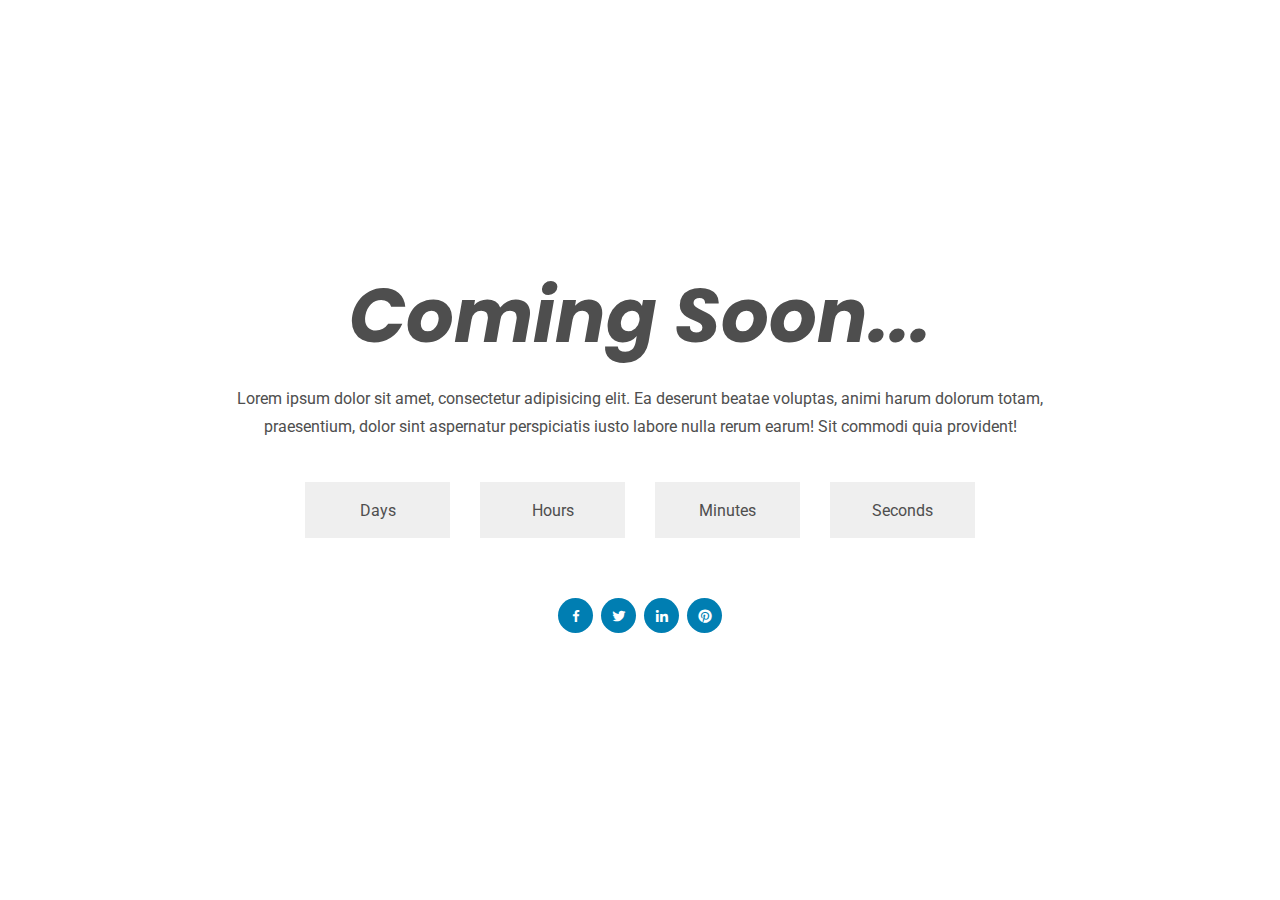
<file: coming-soon.html>
<!DOCTYPE html>
<html lang="zxx">

<head>
  <meta charset="UTF-8">
  <meta name="viewport" content="width=device-width, initial-scale=1.0">

  <!-- Bootstrap CSS -->
  <link rel="stylesheet" href="assets/css/bootstrap.min.css">
  <!-- Meanmenu CSS -->
  <link rel="stylesheet" href="assets/css/meanmenu.css">
  <!-- Boxicons CSS -->
  <link rel="stylesheet" href="assets/css/boxicons.min.css">
  <!-- Flaticon CSS -->
  <link rel="stylesheet" href="assets/fonts/flaticon.css">
  <!-- Owl Carousel CSS -->
  <link rel="stylesheet" href="assets/css/owl.carousel.min.css">
  <link rel="stylesheet" href="assets/css/owl.theme.default.min.css">
  <!-- Odometer CSS-->
  <link rel="stylesheet" href="assets/css/odometer.css">
  <!-- Magnific Popup CSS -->
  <link rel="stylesheet" href="assets/css/magnific-popup.css">
  <!-- Style CSS -->
  <link rel="stylesheet" href="assets/css/style.css">
  <!-- Responsive CSS -->
  <link rel="stylesheet" href="assets/css/responsive.css">

  <title>Robotic - Manufacturing Factory HTML Template</title>

  <link rel="icon" type="image/png" href="assets/img/favicon.png">
</head>

<body>
  <!-- Pre Loader -->
  <div class="loader">
    <div class="d-table">
      <div class="d-table-cell">
        <img src="assets/img/logo.png" class="spinner" alt="Loading..." />
      </div>
    </div>
  </div>
  <!-- End Pre Loader -->

  <!-- Coming Soon -->
  <section class="coming-area">
    <div class="coming-item">
      <div class="d-table">
        <div class="d-table-cell">
          <div class="container">
            <div class="coming-text">
              <h1>Coming Soon...</h1>
              <p>Lorem ipsum dolor sit amet, consectetur adipisicing elit. Ea deserunt beatae voluptas, animi harum dolorum totam, praesentium, dolor sint aspernatur perspiciatis iusto labore nulla rerum earum! Sit commodi quia provident!</p>
              <div class="row coming-wrap">
                <div class="col-6 col-sm-6 col-lg-3">
                  <div class="coming-inner">
                    <h3 id="days"></h3>
                    <p>Days</p>
                  </div>
                </div>
                <div class="col-6 col-sm-6 col-lg-3">
                  <div class="coming-inner">
                    <h3 id="hours"></h3>
                    <p>Hours</p>
                  </div>
                </div>
                <div class="col-6 col-sm-6 col-lg-3">
                  <div class="coming-inner">
                    <h3 id="minutes"></h3>
                    <p>Minutes</p>
                  </div>
                </div>
                <div class="col-6 col-sm-6 col-lg-3">
                  <div class="coming-inner">
                    <h3 id="seconds"></h3>
                    <p>Seconds</p>
                  </div>
                </div>
              </div>
              <ul>
                <li>
                  <a href="#">
                    <i class='bx bxl-facebook'></i>
                  </a>
                </li>
                <li>
                  <a href="#">
                    <i class='bx bxl-twitter'></i>
                  </a>
                </li>
                <li>
                  <a href="#">
                    <i class='bx bxl-linkedin'></i>
                  </a>
                </li>
                <li>
                  <a href="#">
                    <i class='bx bxl-pinterest'></i>
                  </a>
                </li>
              </ul>
            </div>
          </div>
        </div>
      </div>
    </div>
  </section>
  <!-- End Coming Soon -->


  <!-- Essential JS -->
  <script src="assets/js/jquery-3.5.1.min.js"></script>
  <script src="assets/js/popper.min.js"></script>
  <script src="assets/js/bootstrap.min.js"></script>
  <!-- Form Validator JS -->
  <script src="assets/js/form-validator.min.js"></script>
  <!-- Contact JS -->
  <script src="assets/js/contact-form-script.js"></script>
  <!-- Meanmenu JS -->
  <script src="assets/js/jquery.meanmenu.js"></script>
  <!-- Owl Carousel -->
  <script src="assets/js/owl.carousel.min.js"></script>
  <!-- Appear JS -->
  <script src="assets/js/jquery.appear.js"></script>
  <!-- Odometer JS -->
  <script src="assets/js/odometer.min.js"></script>
  <!-- Magnific Popup JS -->
  <script src="assets/js/jquery.magnific-popup.min.js"></script>
  <!-- Custom JS -->
  <script src="assets/js/custom.js"></script>
</body>

</html>
</file>
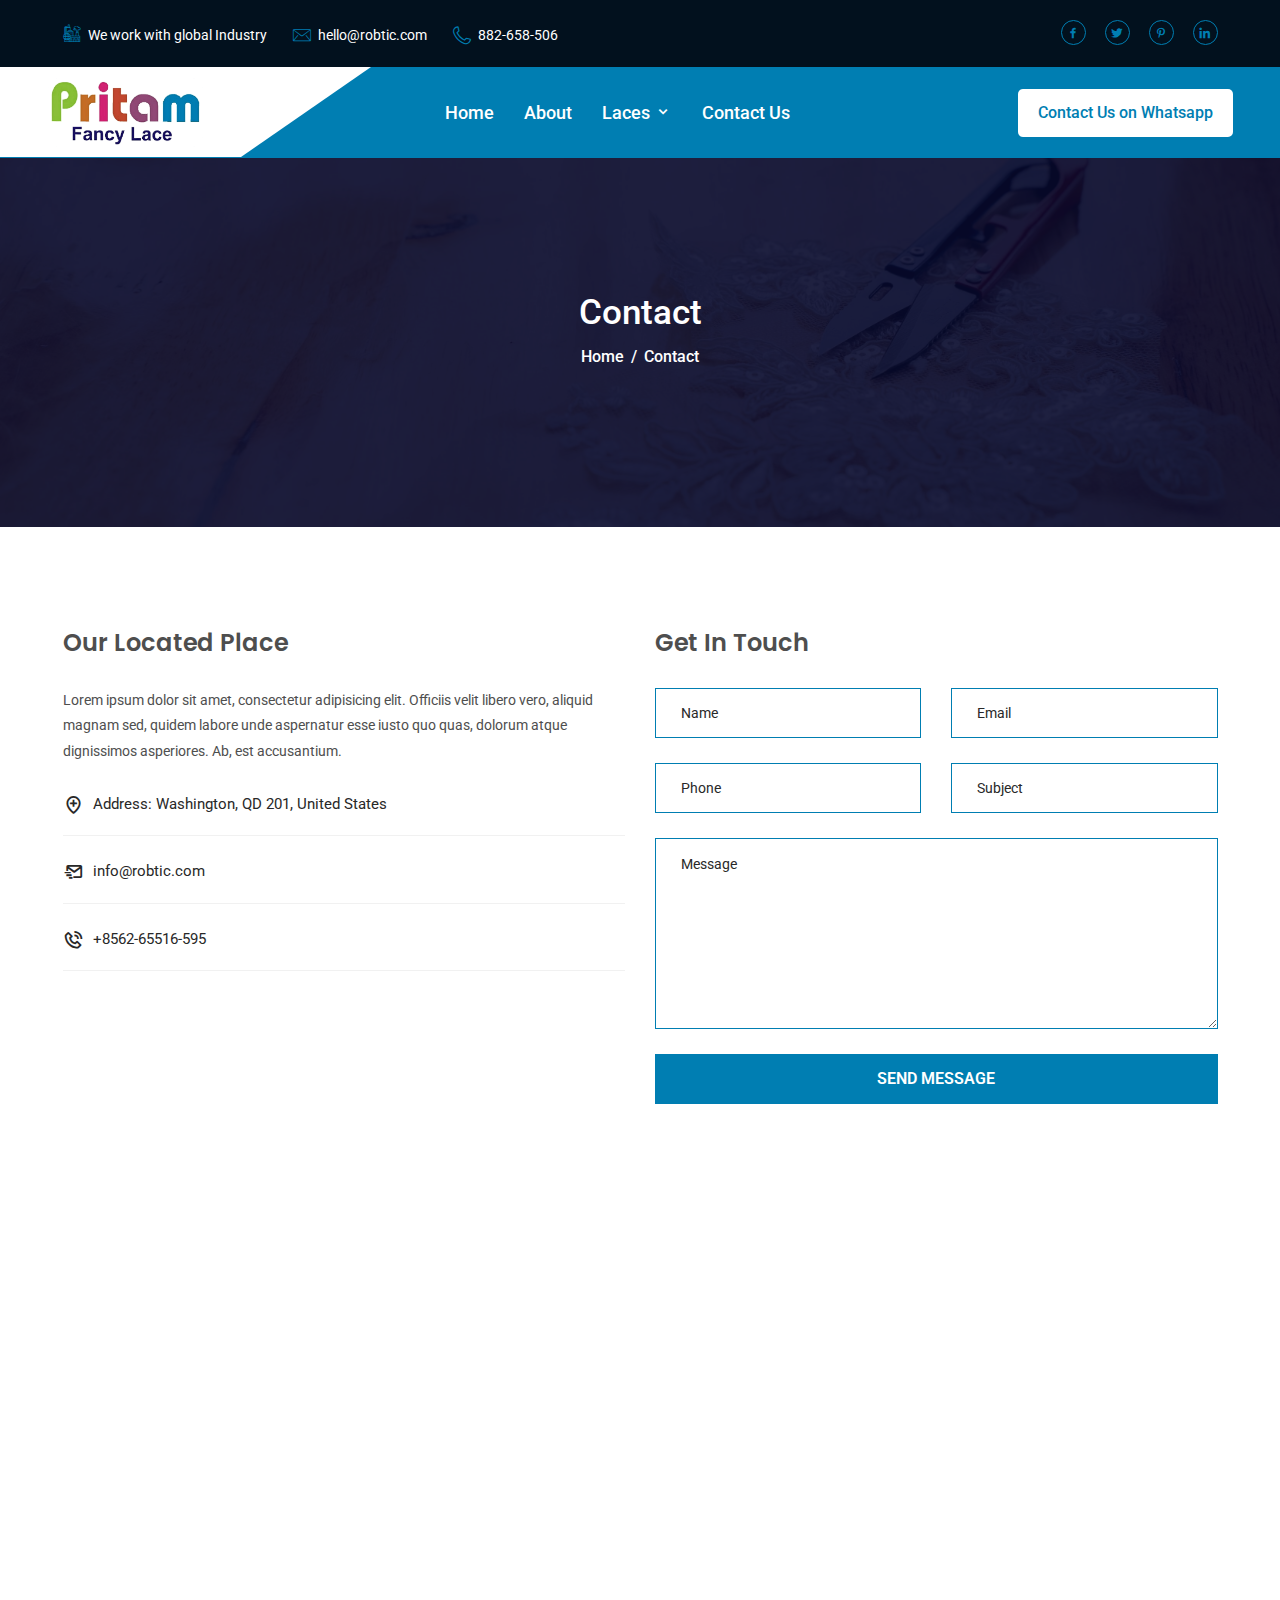
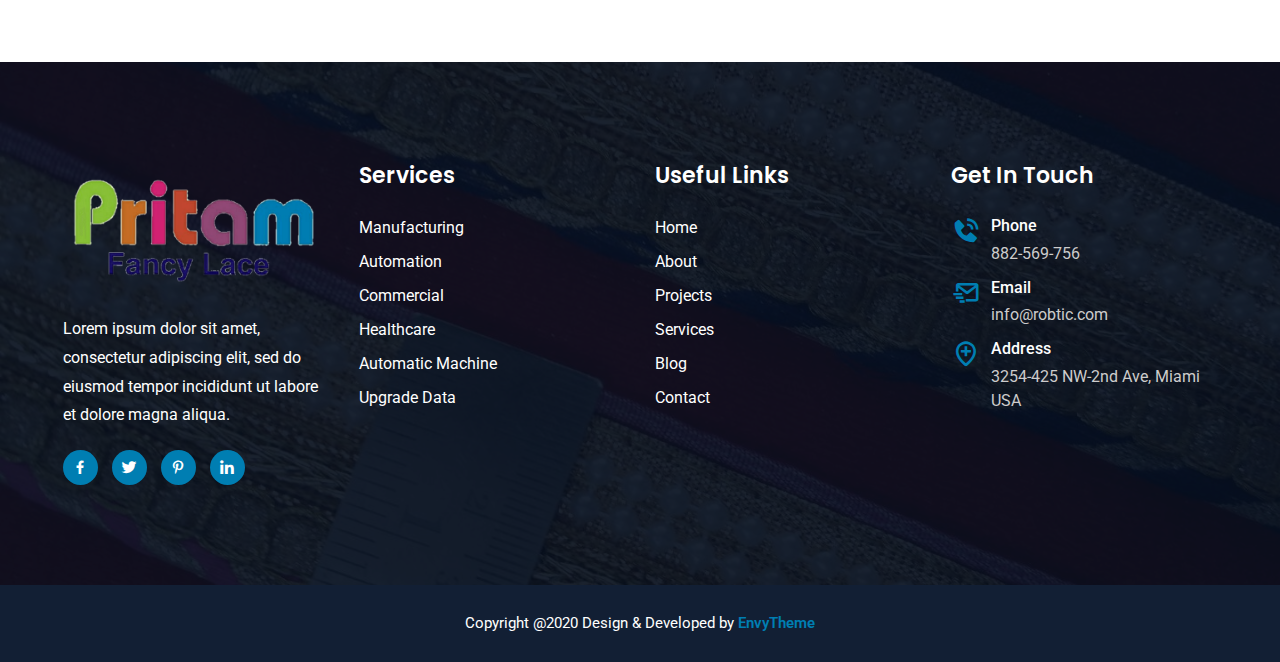
<file: contact.html>
<!DOCTYPE html>
<html lang="zxx">

<head>
  <meta charset="UTF-8">
  <meta name="viewport" content="width=device-width, initial-scale=1.0">

  <!-- Bootstrap CSS -->
  <link rel="stylesheet" href="assets/css/bootstrap.min.css">
  <!-- Meanmenu CSS -->
  <link rel="stylesheet" href="assets/css/meanmenu.css">
  <!-- Boxicons CSS -->
  <link rel="stylesheet" href="assets/css/boxicons.min.css">
  <!-- Flaticon CSS -->
  <link rel="stylesheet" href="assets/fonts/flaticon.css">
  <!-- Owl Carousel CSS -->
  <link rel="stylesheet" href="assets/css/owl.carousel.min.css">
  <link rel="stylesheet" href="assets/css/owl.theme.default.min.css">
  <!-- Odometer CSS-->
  <link rel="stylesheet" href="assets/css/odometer.css">
  <!-- Magnific Popup CSS -->
  <link rel="stylesheet" href="assets/css/magnific-popup.css">
  <!-- Style CSS -->
  <link rel="stylesheet" href="assets/css/style.css">
  <!-- Responsive CSS -->
  <link rel="stylesheet" href="assets/css/responsive.css">

  <title>Robotic - Manufacturing Factory HTML Template</title>

  <link rel="icon" type="image/png" href="assets/img/favicon.png">
</head>

<body>
  <!-- Pre Loader -->
  <div class="loader">
    <div class="d-table">
      <div class="d-table-cell">
        <img src="assets/img/logo.png" class="spinner" alt="Loading..." />
      </div>
    </div>
  </div>
  <!-- End Pre Loader -->

  <!-- Header top -->
  <div class="header-top-area header-top-area-two">
    <div class="container">
      <div class="row">
        <div class="col-lg-8">
          <div class="header-top-item">
            <div class="header-left">
              <ul>
                <li>
                  <i class="flaticon-factory"></i>
                  <a href="#">
                                            We work with global Industry
                                        </a>
                </li>
                <li>
                  <i class="flaticon-mail"></i>
                  <a href="mailto:hello@robtic.com">
                                            hello@robtic.com
                                        </a>
                </li>
                <li>
                  <i class="flaticon-phone"></i>
                  <a href="tel:882658506">
                                            882-658-506
                                        </a>
                </li>
              </ul>
            </div>
          </div>
        </div>
        <div class="col-lg-4">
          <div class="header-top-item">
            <div class="header-right">
              <ul>
                <li>
                  <a href="#" target="_blank">
                    <i class='bx bxl-facebook'></i>
                  </a>
                </li>
                <li>
                  <a href="#" target="_blank">
                    <i class='bx bxl-twitter'></i>
                  </a>
                </li>
                <li>
                  <a href="#" target="_blank">
                    <i class='bx bxl-pinterest-alt'></i>
                  </a>
                </li>
                <li>
                  <a href="#" target="_blank">
                    <i class='bx bxl-linkedin'></i>
                  </a>
                </li>
              </ul>
            </div>
          </div>
        </div>
      </div>
    </div>
  </div>
  <!-- End Header top -->

  <!-- Start Navbar Area -->
  <div class="navbar-area sticky-top">
    <!-- Mobile Device -->
    <div class="mobile-nav">
      <a href="index.html" class="logo">
        <img src="assets/img/logo-white.jpg" alt="Logo" />
      </a>
    </div>

    <!-- Desktop Device -->
    <div class="main-nav">
      <div class="container navbar-light">
        <a class="navbar-brand" href="index.html">
          <img src="assets/img/logo.png" alt="Logo">
        </a>
        <nav class="navbar navbar-expand-md navbar-light ml-170">
          <div class="collapse navbar-collapse mean-menu" id="navbarSupportedContent">
            <ul class="navbar-nav">
              <li class="nav-item">
                <a href="index.html" class="nav-link">Home</a>
              </li>
              <li class="nav-item">
                <a href="about.html" class="nav-link">About</a>
              </li>
              <li class="nav-item">
                <a href="#" class="nav-link dropdown-toggle">Laces <i class='bx bx-chevron-down'></i></a>
                <ul class="dropdown-menu">
                  <li class="nav-item">
                    <a href="list.html" class="nav-link">List</a>
                  </li>
                </ul>
              </li>
              <li class="nav-item">
                <a href="contact.html" class="nav-link">Contact Us</a>
              </li>
            </ul>
            <div class="side-nav">
              <a href="https://web.whatsapp.com/" id="whatsappWebButton" target="_blank">Contact Us on Whatsapp</a>
            </div>
          </div>
        </nav>
      </div>
    </div>
  </div>
  <!-- End Navbar Area -->

  <!-- Page Title -->
  <div class="page-title-area">
    <div class="d-table">
      <div class="d-table-cell">
        <div class="container">
          <div class="title-item">
            <h2>Contact</h2>
            <ul>
              <li>
                <a href="index.html">Home</a>
              </li>
              <li>
                <span>/</span>
              </li>
              <li>
                Contact
              </li>
            </ul>
          </div>
        </div>
      </div>
    </div>
  </div>
  <!-- End Page Title -->

  <!-- Contact -->
  <section class="contact-area pt-100 pb-70">
    <div class="container">
      <div class="row">
        <div class="col-lg-6">
          <div class="contact-item contact-left">
            <h3>Our Located Place</h3>
            <p>Lorem ipsum dolor sit amet, consectetur adipisicing elit. Officiis velit libero vero, aliquid magnam sed, quidem labore unde aspernatur esse iusto quo quas, dolorum atque dignissimos asperiores. Ab, est accusantium.</p>
            <ul>
              <li>
                <i class='bx bx-location-plus'></i> Address: Washington, QD 201, United States
              </li>
              <li>
                <i class='bx bx-mail-send'></i>
                <a href="mailto:info@robtic.com">
                                        info@robtic.com
                                    </a>
              </li>
              <li>
                <i class='bx bx-phone-call'></i>
                <a href="tel:+8562-65516-595">
                                        +8562-65516-595
                                    </a>
              </li>
            </ul>
          </div>
        </div>
        <div class="col-lg-6">
          <div class="contact-item contact-right">
            <h3>Get In Touch</h3>
            <form id="contactForm">
              <div class="row">
                <div class="col-sm-6 col-lg-6">
                  <div class="form-group">
                    <input type="text" name="name" id="name" class="form-control" required data-error="Please enter your name" placeholder="Name">
                    <div class="help-block with-errors"></div>
                  </div>
                </div>

                <div class="col-sm-6 col-lg-6">
                  <div class="form-group">
                    <input type="email" name="email" id="email" class="form-control" required data-error="Please enter your email" placeholder="Email">
                    <div class="help-block with-errors"></div>
                  </div>
                </div>

                <div class="col-sm-6 col-lg-6">
                  <div class="form-group">
                    <input type="text" name="phone_number" id="phone_number" required data-error="Please enter your number" class="form-control" placeholder="Phone">
                    <div class="help-block with-errors"></div>
                  </div>
                </div>

                <div class="col-sm-6 col-lg-6">
                  <div class="form-group">
                    <input type="text" name="msg_subject" id="msg_subject" class="form-control" required data-error="Please enter your subject" placeholder="Subject">
                    <div class="help-block with-errors"></div>
                  </div>
                </div>

                <div class="col-md-12 col-lg-12">
                  <div class="form-group">
                    <textarea name="message" class="form-control" id="message" cols="30" rows="8" required data-error="Write your message" placeholder="Message"></textarea>
                    <div class="help-block with-errors"></div>
                  </div>
                </div>

                <div class="col-md-12 col-lg-12">
                  <button type="submit" class="contact-btn btn">
                                            Send Message
                                        </button>
                  <div id="msgSubmit" class="h3 text-center hidden"></div>
                  <div class="clearfix"></div>
                </div>
              </div>
            </form>
          </div>
        </div>
      </div>
    </div>
  </section>
  <!-- End Contact -->

  <!-- Map -->
  <div class="map-area">
    <iframe id="map" src="https://www.google.com/maps/embed?pb=!1m18!1m12!1m3!1d59791272.948469065!2d62.57506029141487!3d23.84100284788009!2m3!1f0!2f0!3f0!3m2!1i1024!2i768!4f13.1!3m3!1m2!1s0x3663f18a24cbe857%3A0xa9416bfcd3a0f459!2sAsia!5e0!3m2!1sen!2sbd!4v1594975629033!5m2!1sen!2sbd"
      allowfullscreen="" aria-hidden="false" tabindex="0"></iframe>
  </div>
  <!-- End Map -->

  <!-- Footer -->
  <footer class="pt-100 pb-70">
    <div class="container">
      <div class="row">
        <div class="col-sm-6 col-lg-3">
          <div class="footer-item">
            <div class="footer-logo">
              <a class="logo-link" href="index.html">
                <img src="assets/img/logo-two.png" alt="Logo">
              </a>
              <p>Lorem ipsum dolor sit amet, consectetur adipiscing elit, sed do eiusmod tempor incididunt ut labore et dolore magna aliqua.</p>
              <ul>
                <li>
                  <a href="#" target="_blank">
                    <i class='bx bxl-facebook'></i>
                  </a>
                </li>
                <li>
                  <a href="#" target="_blank">
                    <i class='bx bxl-twitter'></i>
                  </a>
                </li>
                <li>
                  <a href="#" target="_blank">
                    <i class='bx bxl-pinterest-alt'></i>
                  </a>
                </li>
                <li>
                  <a href="#" target="_blank">
                    <i class='bx bxl-linkedin'></i>
                  </a>
                </li>
              </ul>
            </div>
          </div>
        </div>
        <div class="col-sm-6 col-lg-3">
          <div class="footer-item">
            <div class="footer-service">
              <h3>Services</h3>
              <ul>
                <li>
                  <a href="#" target="_blank">Manufacturing</a>
                </li>
                <li>
                  <a href="#" target="_blank">Automation</a>
                </li>
                <li>
                  <a href="#" target="_blank">Commercial</a>
                </li>
                <li>
                  <a href="#" target="_blank">Healthcare</a>
                </li>
                <li>
                  <a href="#" target="_blank">Automatic Machine</a>
                </li>
                <li>
                  <a href="#" target="_blank">Upgrade Data</a>
                </li>
              </ul>
            </div>
          </div>
        </div>
        <div class="col-sm-6 col-lg-3">
          <div class="footer-item">
            <div class="footer-service">
              <h3>Useful Links</h3>
              <ul>
                <li>
                  <a href="index.html" target="_blank">Home</a>
                </li>
                <li>
                  <a href="about.html" target="_blank">About</a>
                </li>
                <li>
                  <a href="project.html" target="_blank">Projects</a>
                </li>
                <li>
                  <a href="service.html" target="_blank">Services</a>
                </li>
                <li>
                  <a href="blog.html" target="_blank">Blog</a>
                </li>
                <li>
                  <a href="contact.html" target="_blank">Contact</a>
                </li>
              </ul>
            </div>
          </div>
        </div>
        <div class="col-sm-6 col-lg-3">
          <div class="footer-item">
            <div class="footer-touch">
              <h3>Get In Touch</h3>
              <ul>
                <li>
                  <i class='bx bxs-phone-call'></i>
                  <h4>Phone</h4>
                  <a href="tel:882569756">882-569-756</a>
                </li>
                <li>
                  <i class='bx bx-mail-send'></i>
                  <h4>Email</h4>
                  <a href="mailto:info@robtic.com">info@robtic.com</a>
                </li>
                <li>
                  <i class='bx bx-location-plus'></i>
                  <h4>Address</h4>
                  <span>3254-425 NW-2nd Ave, Miami USA</span>
                </li>
              </ul>
            </div>
          </div>
        </div>
      </div>
    </div>
  </footer>
  <!-- End Footer -->

  <!-- Copyright -->
  <div class="copyright-area">
    <div class="container">
      <div class="copyright-item">
        <p>Copyright @2020 Design & Developed by <a href="https://envytheme.com/" target="_blank">EnvyTheme</a></p>
      </div>
    </div>
  </div>
  <!-- End Copyright -->


  <!-- Essential JS -->
  <script src="assets/js/jquery-3.5.1.min.js"></script>
  <script src="assets/js/popper.min.js"></script>
  <script src="assets/js/bootstrap.min.js"></script>
  <!-- Form Validator JS -->
  <script src="assets/js/form-validator.min.js"></script>
  <!-- Contact JS -->
  <script src="assets/js/contact-form-script.js"></script>
  <!-- Meanmenu JS -->
  <script src="assets/js/jquery.meanmenu.js"></script>
  <!-- Owl Carousel -->
  <script src="assets/js/owl.carousel.min.js"></script>
  <!-- Appear JS -->
  <script src="assets/js/jquery.appear.js"></script>
  <!-- Odometer JS -->
  <script src="assets/js/odometer.min.js"></script>
  <!-- Magnific Popup JS -->
  <script src="assets/js/jquery.magnific-popup.min.js"></script>
  <!-- Custom JS -->
  <script src="assets/js/custom.js"></script>
</body>

</html>
</file>
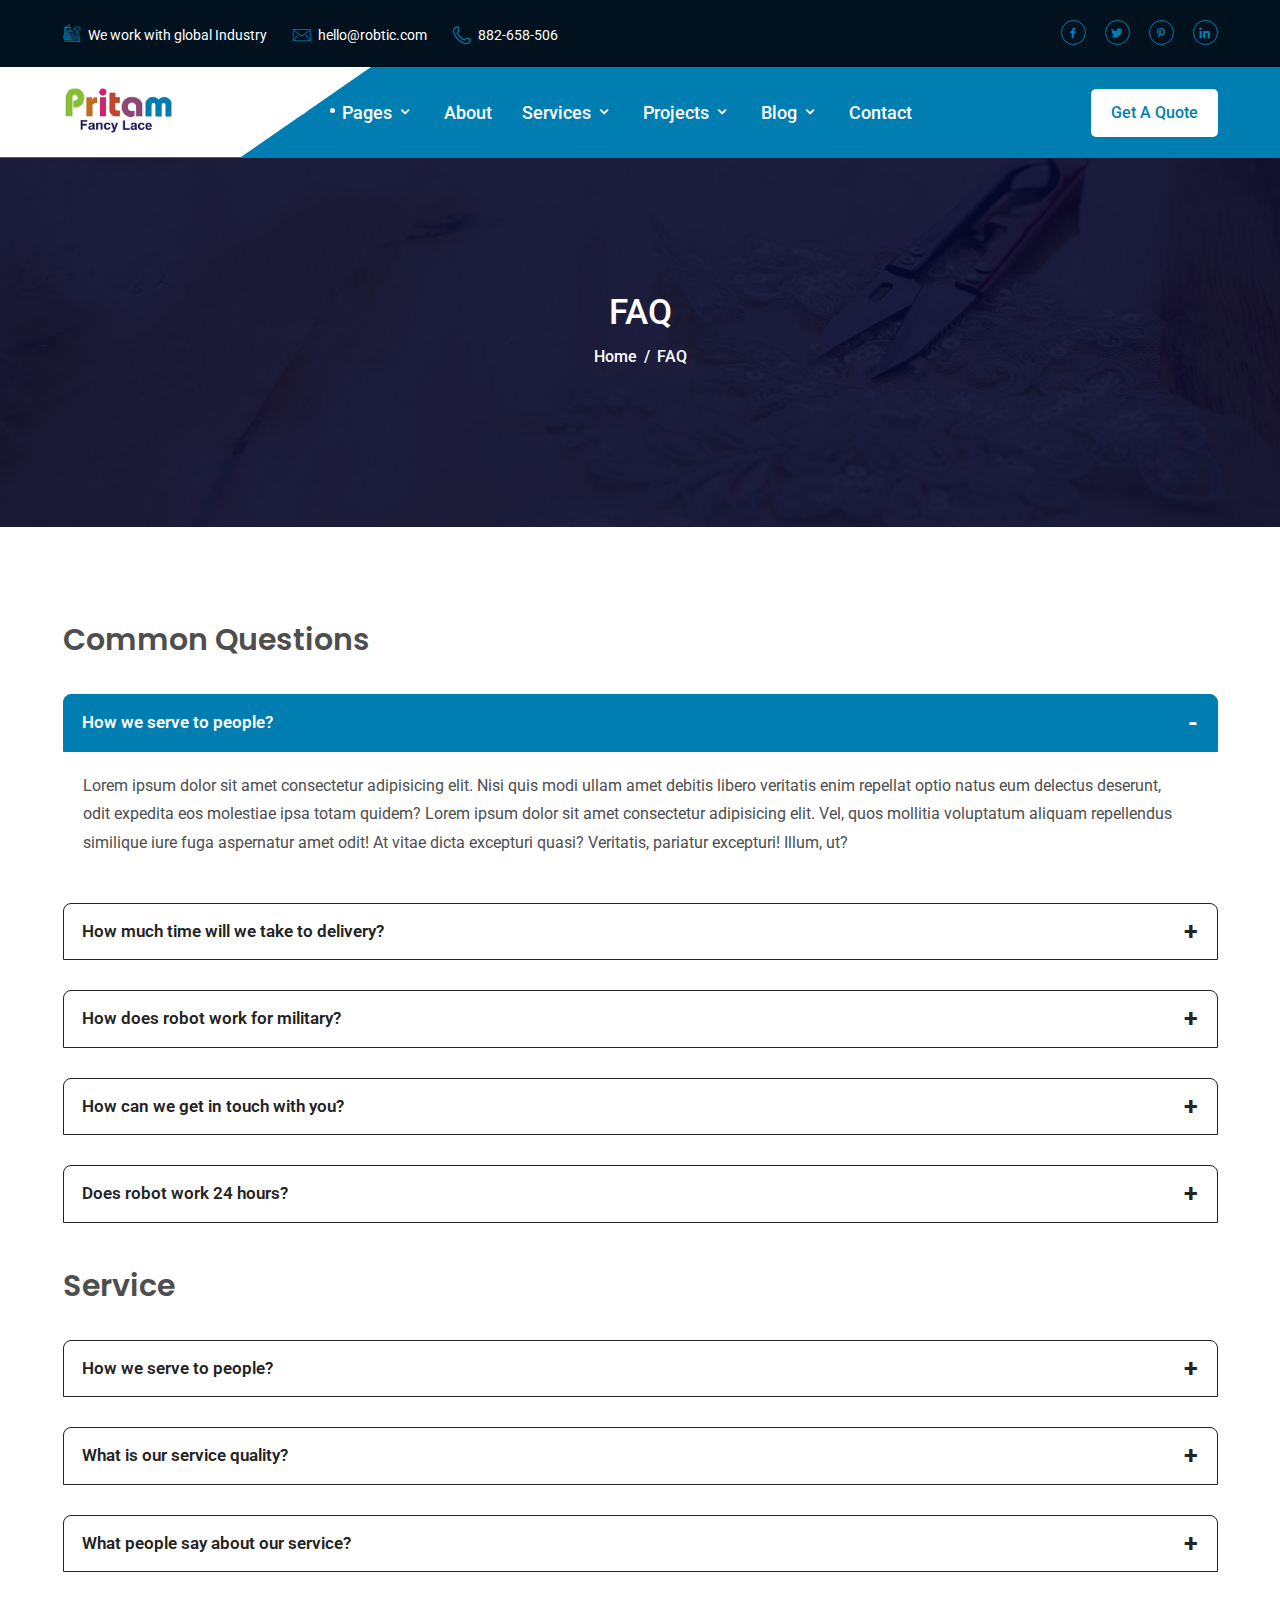
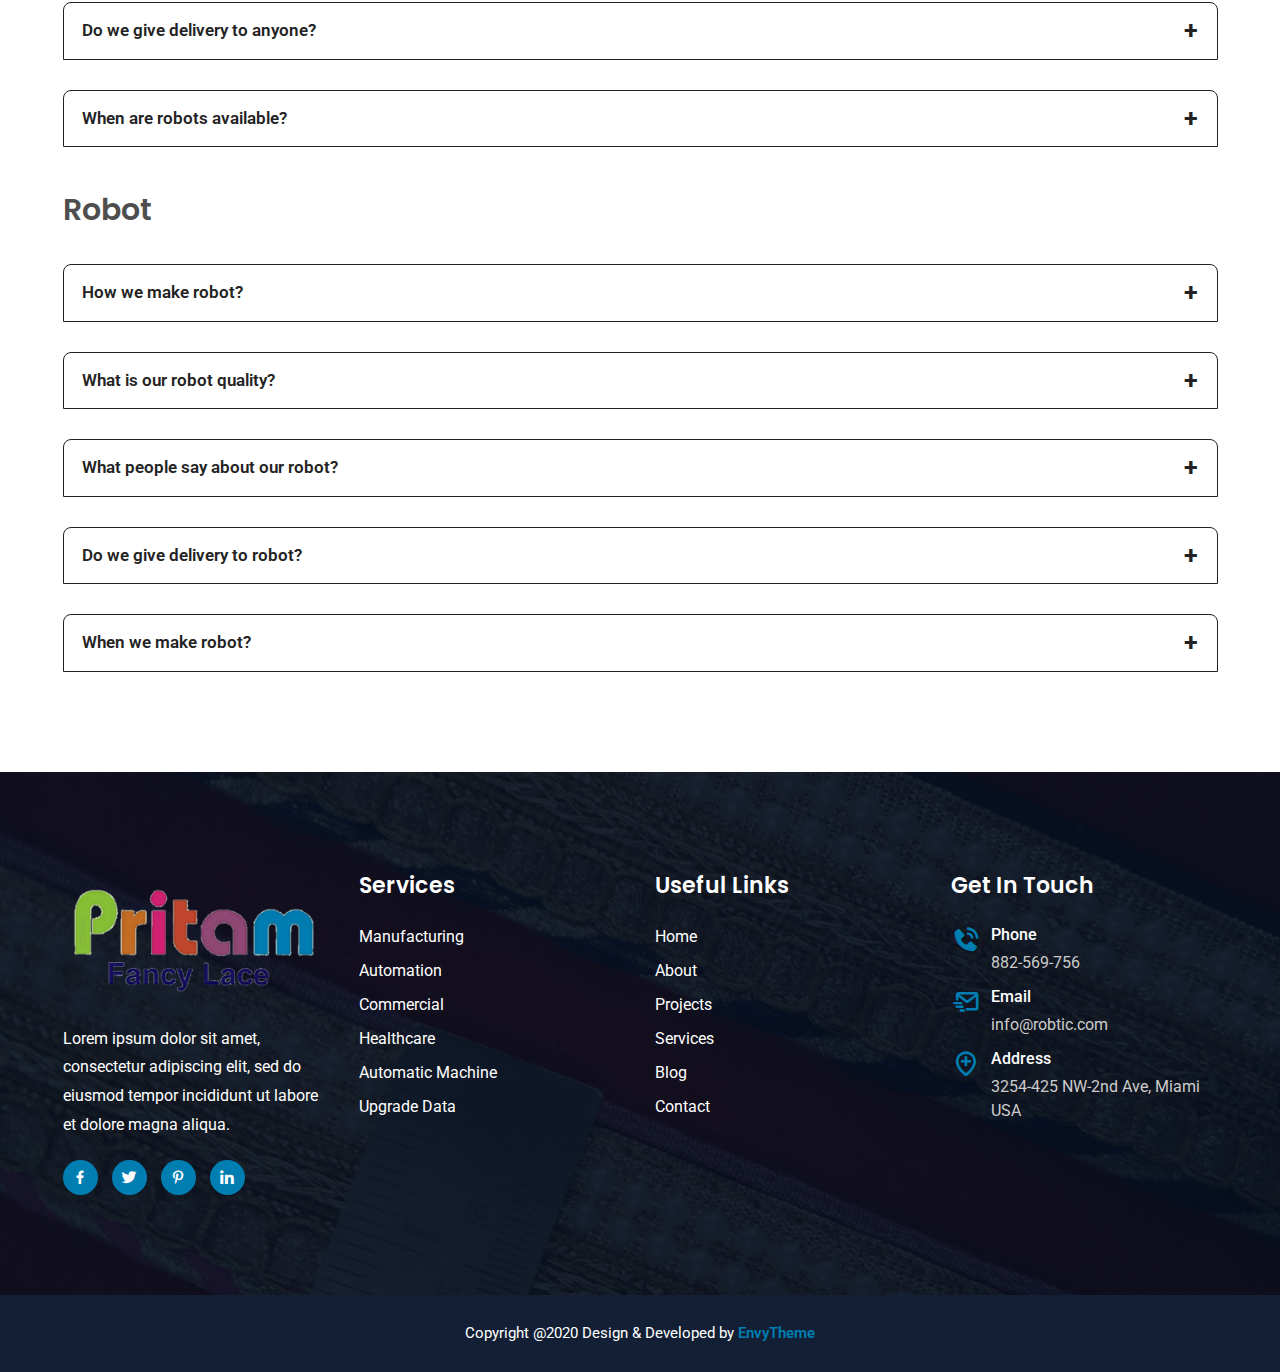
<file: faq.html>
<!DOCTYPE html>
<html lang="zxx">

<head>
  <meta charset="UTF-8">
  <meta name="viewport" content="width=device-width, initial-scale=1.0">

  <!-- Bootstrap CSS -->
  <link rel="stylesheet" href="assets/css/bootstrap.min.css">
  <!-- Meanmenu CSS -->
  <link rel="stylesheet" href="assets/css/meanmenu.css">
  <!-- Boxicons CSS -->
  <link rel="stylesheet" href="assets/css/boxicons.min.css">
  <!-- Flaticon CSS -->
  <link rel="stylesheet" href="assets/fonts/flaticon.css">
  <!-- Owl Carousel CSS -->
  <link rel="stylesheet" href="assets/css/owl.carousel.min.css">
  <link rel="stylesheet" href="assets/css/owl.theme.default.min.css">
  <!-- Odometer CSS-->
  <link rel="stylesheet" href="assets/css/odometer.css">
  <!-- Magnific Popup CSS -->
  <link rel="stylesheet" href="assets/css/magnific-popup.css">
  <!-- Style CSS -->
  <link rel="stylesheet" href="assets/css/style.css">
  <!-- Responsive CSS -->
  <link rel="stylesheet" href="assets/css/responsive.css">

  <title>Robotic - Manufacturing Factory HTML Template</title>

  <link rel="icon" type="image/png" href="assets/img/favicon.png">
</head>

<body>
  <!-- Pre Loader -->
  <div class="loader">
    <div class="d-table">
      <div class="d-table-cell">
        <img src="assets/img/logo.png" class="spinner" alt="Loading..." />
      </div>
    </div>
  </div>
  <!-- End Pre Loader -->

  <!-- Header top -->
  <div class="header-top-area header-top-area-two">
    <div class="container">
      <div class="row">
        <div class="col-lg-8">
          <div class="header-top-item">
            <div class="header-left">
              <ul>
                <li>
                  <i class="flaticon-factory"></i>
                  <a href="#">
                                            We work with global Industry
                                        </a>
                </li>
                <li>
                  <i class="flaticon-mail"></i>
                  <a href="mailto:hello@robtic.com">
                                            hello@robtic.com
                                        </a>
                </li>
                <li>
                  <i class="flaticon-phone"></i>
                  <a href="tel:882658506">
                                            882-658-506
                                        </a>
                </li>
              </ul>
            </div>
          </div>
        </div>
        <div class="col-lg-4">
          <div class="header-top-item">
            <div class="header-right">
              <ul>
                <li>
                  <a href="#" target="_blank">
                    <i class='bx bxl-facebook'></i>
                  </a>
                </li>
                <li>
                  <a href="#" target="_blank">
                    <i class='bx bxl-twitter'></i>
                  </a>
                </li>
                <li>
                  <a href="#" target="_blank">
                    <i class='bx bxl-pinterest-alt'></i>
                  </a>
                </li>
                <li>
                  <a href="#" target="_blank">
                    <i class='bx bxl-linkedin'></i>
                  </a>
                </li>
              </ul>
            </div>
          </div>
        </div>
      </div>
    </div>
  </div>
  <!-- End Header top -->

  <!-- Start Navbar Area -->
  <div class="navbar-area sticky-top">
    <!-- Mobile Device -->
    <div class="mobile-nav">
      <a href="index.html" class="logo">
        <img src="assets/img/logo-white.jpg" alt="Logo" />
      </a>
    </div>

    <!-- Desktop Device -->
    <div class="main-nav">
      <div class="container">
        <nav class="navbar navbar-expand-md navbar-light">
          <a class="navbar-brand" href="index.html">
            <img src="assets/img/logo.png" alt="Logo">
          </a>
          <div class="collapse navbar-collapse mean-menu" id="navbarSupportedContent">
            <ul class="navbar-nav">
              <li class="nav-item">
                <a href="#" class="nav-link dropdown-toggle">Home <i class='bx bx-chevron-down'></i></a>
                <ul class="dropdown-menu">
                  <li class="nav-item">
                    <a href="index.html" class="nav-link">Home Page One</a>
                  </li>
                  <li class="nav-item">
                    <a href="index-2.html" class="nav-link">Home Page Two</a>
                  </li>
                  <li class="nav-item">
                    <a href="index-3.html" class="nav-link">Home Page Three</a>
                  </li>
                </ul>
              </li>
              <li class="nav-item">
                <a href="#" class="nav-link dropdown-toggle active">Pages <i class='bx bx-chevron-down'></i></a>
                <ul class="dropdown-menu">
                  <li class="nav-item">
                    <a href="feature.html" class="nav-link">Feature</a>
                  </li>
                  <li class="nav-item">
                    <a href="team.html" class="nav-link">Team</a>
                  </li>
                  <li class="nav-item">
                    <a href="testimonial.html" class="nav-link">Testimonial</a>
                  </li>
                  <li class="nav-item">
                    <a href="faq.html" class="nav-link active">FAQ</a>
                  </li>
                  <li class="nav-item">
                    <a href="404.html" class="nav-link">404 Error Page</a>
                  </li>
                  <li class="nav-item">
                    <a href="coming-soon.html" class="nav-link">Coming Soon</a>
                  </li>
                  <li class="nav-item">
                    <a href="privacy-policy.html" class="nav-link">Privacy Policy</a>
                  </li>
                  <li class="nav-item">
                    <a href="terms-and-conditions.html" class="nav-link">Terms & Conditions</a>
                  </li>
                </ul>
              </li>
              <li class="nav-item">
                <a href="about.html" class="nav-link">About</a>
              </li>
              <li class="nav-item">
                <a href="#" class="nav-link dropdown-toggle">Services <i class='bx bx-chevron-down'></i></a>
                <ul class="dropdown-menu">
                  <li class="nav-item">
                    <a href="service.html" class="nav-link">Services Style One</a>
                  </li>
                  <li class="nav-item">
                    <a href="service-two.html" class="nav-link">Services Style Two</a>
                  </li>
                  <li class="nav-item">
                    <a href="service-three.html" class="nav-link">Services Style Three</a>
                  </li>
                  <li class="nav-item">
                    <a href="service-details.html" class="nav-link">Service Details</a>
                  </li>
                </ul>
              </li>
              <li class="nav-item">
                <a href="#" class="nav-link dropdown-toggle">Projects <i class='bx bx-chevron-down'></i></a>
                <ul class="dropdown-menu">
                  <li class="nav-item">
                    <a href="project.html" class="nav-link">Projects</a>
                  </li>
                  <li class="nav-item">
                    <a href="project-details.html" class="nav-link">Project Details</a>
                  </li>
                </ul>
              </li>
              <li class="nav-item">
                <a href="#" class="nav-link dropdown-toggle">Blog <i class='bx bx-chevron-down'></i></a>
                <ul class="dropdown-menu">
                  <li class="nav-item">
                    <a href="blog.html" class="nav-link">Blog</a>
                  </li>
                  <li class="nav-item">
                    <a href="blog-details.html" class="nav-link">Blog Details</a>
                  </li>
                </ul>
              </li>
              <li class="nav-item">
                <a href="contact.html" class="nav-link">Contact</a>
              </li>
            </ul>
            <div class="side-nav">
              <a href="#">Get A Quote</a>
            </div>
          </div>
        </nav>
      </div>
    </div>
  </div>
  <!-- End Navbar Area -->

  <!-- Page Title -->
  <div class="page-title-area">
    <div class="d-table">
      <div class="d-table-cell">
        <div class="container">
          <div class="title-item">
            <h2>FAQ</h2>
            <ul>
              <li>
                <a href="index.html">Home</a>
              </li>
              <li>
                <span>/</span>
              </li>
              <li>
                FAQ
              </li>
            </ul>
          </div>
        </div>
      </div>
    </div>
  </div>
  <!-- End Page Title -->

  <!-- Faq -->
  <section class="faq-area pt-100 pb-70">
    <div class="container">
      <div class="row faq-wrap">
        <div class="col-lg-12">
          <div class="faq-head">
            <h2>Common Questions</h2>
          </div>
          <div class="faq-item">
            <ul class="accordion">
              <li>
                <a>How we serve to people?</a>
                <p>Lorem ipsum dolor sit amet consectetur adipisicing elit. Nisi quis modi ullam amet debitis libero veritatis enim repellat optio natus eum delectus deserunt, odit expedita eos molestiae ipsa totam quidem? Lorem ipsum dolor sit amet consectetur
                  adipisicing elit. Vel, quos mollitia voluptatum aliquam repellendus similique iure fuga aspernatur amet odit! At vitae dicta excepturi quasi? Veritatis, pariatur excepturi! Illum, ut?</p>
              </li>
              <li>
                <a>How much time will we take to delivery?</a>
                <p>Lorem ipsum dolor sit amet consectetur adipisicing elit. Nisi quis modi ullam amet debitis libero veritatis enim repellat optio natus eum delectus deserunt, odit expedita eos molestiae ipsa totam quidem? Lorem ipsum dolor sit amet consectetur
                  adipisicing elit. Vel, quos mollitia voluptatum aliquam repellendus similique iure fuga aspernatur amet odit! At vitae dicta excepturi quasi? Veritatis, pariatur excepturi! Illum, ut?</p>
              </li>
              <li>
                <a>How does robot work for military?</a>
                <p>Lorem ipsum dolor sit amet consectetur adipisicing elit. Nisi quis modi ullam amet debitis libero veritatis enim repellat optio natus eum delectus deserunt, odit expedita eos molestiae ipsa totam quidem? Lorem ipsum dolor sit amet consectetur
                  adipisicing elit. Vel, quos mollitia voluptatum aliquam repellendus similique iure fuga aspernatur amet odit! At vitae dicta excepturi quasi? Veritatis, pariatur excepturi! Illum, ut?</p>
              </li>
              <li>
                <a>How can we get in touch with you?</a>
                <p>Lorem ipsum dolor sit amet consectetur adipisicing elit. Nisi quis modi ullam amet debitis libero veritatis enim repellat optio natus eum delectus deserunt, odit expedita eos molestiae ipsa totam quidem? Lorem ipsum dolor sit amet consectetur
                  adipisicing elit. Vel, quos mollitia voluptatum aliquam repellendus similique iure fuga aspernatur amet odit! At vitae dicta excepturi quasi? Veritatis, pariatur excepturi! Illum, ut?</p>
              </li>
              <li>
                <a>Does robot work 24 hours?</a>
                <p>Lorem ipsum dolor sit amet consectetur adipisicing elit. Nisi quis modi ullam amet debitis libero veritatis enim repellat optio natus eum delectus deserunt, odit expedita eos molestiae ipsa totam quidem? Lorem ipsum dolor sit amet consectetur
                  adipisicing elit. Vel, quos mollitia voluptatum aliquam repellendus similique iure fuga aspernatur amet odit! At vitae dicta excepturi quasi? Veritatis, pariatur excepturi! Illum, ut?</p>
              </li>
            </ul>
          </div>
        </div>
      </div>

      <div class="row faq-wrap">
        <div class="col-lg-12">
          <div class="faq-head">
            <h2>Service</h2>
          </div>
          <div class="faq-item">
            <ul class="accordion">
              <li>
                <a>How we serve to people?</a>
                <p>Lorem ipsum dolor sit amet consectetur, adipisicing elit. Provident porro laboriosam magni labore quaerat, aspernatur iusto error ducimus adipisci, et corporis recusandae illum tenetur hic? Earum excepturi porro fuga ipsum? Lorem ipsum
                  dolor sit amet consectetur adipisicing elit. Ut fugiat, expedita vero et quia saepe debitis exercitationem labore consequatur fuga ab, laudantium sed maiores velit reiciendis. Ullam illo laborum sequi.</p>
              </li>
              <li>
                <a>What is our service quality?</a>
                <p>Lorem ipsum dolor sit amet consectetur, adipisicing elit. Provident porro laboriosam magni labore quaerat, aspernatur iusto error ducimus adipisci, et corporis recusandae illum tenetur hic? Earum excepturi porro fuga ipsum? Lorem ipsum
                  dolor sit amet consectetur, adipisicing elit. Sint natus ipsa accusantium saepe dolorem a mollitia tempora consequatur totam modi pariatur nulla, aspernatur dolore consequuntur temporibus unde minima repellendus laboriosam.</p>
              </li>
              <li>
                <a>What people say about our service?</a>
                <p>Lorem ipsum dolor sit amet consectetur, adipisicing elit. Provident porro laboriosam magni labore quaerat, aspernatur iusto error ducimus adipisci, et corporis recusandae illum tenetur hic? Earum excepturi porro fuga ipsum? Lorem ipsum
                  dolor sit amet consectetur, adipisicing elit. Sint natus ipsa accusantium saepe dolorem a mollitia tempora consequatur totam modi pariatur nulla, aspernatur dolore consequuntur temporibus unde minima repellendus laboriosam.</p>
              </li>
              <li>
                <a>Do we give delivery to anyone?</a>
                <p>Lorem ipsum dolor sit amet consectetur, adipisicing elit. Provident porro laboriosam magni labore quaerat, aspernatur iusto error ducimus adipisci, et corporis recusandae illum tenetur hic? Earum excepturi porro fuga ipsum? Lorem ipsum
                  dolor sit amet consectetur, adipisicing elit. Sint natus ipsa accusantium saepe dolorem a mollitia tempora consequatur totam modi pariatur nulla, aspernatur dolore consequuntur temporibus unde minima repellendus laboriosam.</p>
              </li>
              <li>
                <a>When are robots available?</a>
                <p>Lorem ipsum dolor sit amet consectetur, adipisicing elit. Provident porro laboriosam magni labore quaerat, aspernatur iusto error ducimus adipisci, et corporis recusandae illum tenetur hic? Earum excepturi porro fuga ipsum? Lorem ipsum
                  dolor sit amet consectetur, adipisicing elit. Sint natus ipsa accusantium saepe dolorem a mollitia tempora consequatur totam modi pariatur nulla, aspernatur dolore consequuntur temporibus unde minima repellendus laboriosam.</p>
              </li>
            </ul>
          </div>
        </div>
      </div>

      <div class="row faq-wrap">
        <div class="col-lg-12">
          <div class="faq-head">
            <h2>Robot</h2>
          </div>
          <div class="faq-item">
            <ul class="accordion">
              <li>
                <a>How we make robot?</a>
                <p>Lorem ipsum dolor sit amet consectetur adipisicing elit. Nisi quis modi ullam amet debitis libero veritatis enim repellat optio natus eum delectus deserunt, odit expedita eos molestiae ipsa totam quidem? Lorem ipsum dolor sit amet consectetur
                  adipisicing elit. Vel, quos mollitia voluptatum aliquam repellendus similique iure fuga aspernatur amet odit! At vitae dicta excepturi quasi? Veritatis, pariatur excepturi! Illum, ut?3</p>
              </li>
              <li>
                <a>What is our robot quality?</a>
                <p>Lorem ipsum dolor sit amet consectetur adipisicing elit. Nisi quis modi ullam amet debitis libero veritatis enim repellat optio natus eum delectus deserunt, odit expedita eos molestiae ipsa totam quidem? Lorem ipsum dolor sit amet consectetur
                  adipisicing elit. Vel, quos mollitia voluptatum aliquam repellendus similique iure fuga aspernatur amet odit! At vitae dicta excepturi quasi? Veritatis, pariatur excepturi! Illum, ut?3</p>
              </li>
              <li>
                <a>What people say about our robot?</a>
                <p>Lorem ipsum dolor sit amet consectetur adipisicing elit. Nisi quis modi ullam amet debitis libero veritatis enim repellat optio natus eum delectus deserunt, odit expedita eos molestiae ipsa totam quidem? Lorem ipsum dolor sit amet consectetur
                  adipisicing elit. Vel, quos mollitia voluptatum aliquam repellendus similique iure fuga aspernatur amet odit! At vitae dicta excepturi quasi? Veritatis, pariatur excepturi! Illum, ut?3</p>
              </li>
              <li>
                <a>Do we give delivery to robot?</a>
                <p>Lorem ipsum dolor sit amet consectetur adipisicing elit. Nisi quis modi ullam amet debitis libero veritatis enim repellat optio natus eum delectus deserunt, odit expedita eos molestiae ipsa totam quidem? Lorem ipsum dolor sit amet consectetur
                  adipisicing elit. Vel, quos mollitia voluptatum aliquam repellendus similique iure fuga aspernatur amet odit! At vitae dicta excepturi quasi? Veritatis, pariatur excepturi! Illum, ut?3</p>
              </li>
              <li>
                <a>When we make robot?</a>
                <p>Lorem ipsum dolor sit amet consectetur adipisicing elit. Nisi quis modi ullam amet debitis libero veritatis enim repellat optio natus eum delectus deserunt, odit expedita eos molestiae ipsa totam quidem? Lorem ipsum dolor sit amet consectetur
                  adipisicing elit. Vel, quos mollitia voluptatum aliquam repellendus similique iure fuga aspernatur amet odit! At vitae dicta excepturi quasi? Veritatis, pariatur excepturi! Illum, ut?3</p>
              </li>
            </ul>
          </div>
        </div>
      </div>
    </div>
  </section>
  <!-- End Faq -->

  <!-- Footer -->
  <footer class="pt-100 pb-70">
    <div class="container">
      <div class="row">
        <div class="col-sm-6 col-lg-3">
          <div class="footer-item">
            <div class="footer-logo">
              <a class="logo-link" href="index.html">
                <img src="assets/img/logo-two.png" alt="Logo">
              </a>
              <p>Lorem ipsum dolor sit amet, consectetur adipiscing elit, sed do eiusmod tempor incididunt ut labore et dolore magna aliqua.</p>
              <ul>
                <li>
                  <a href="#" target="_blank">
                    <i class='bx bxl-facebook'></i>
                  </a>
                </li>
                <li>
                  <a href="#" target="_blank">
                    <i class='bx bxl-twitter'></i>
                  </a>
                </li>
                <li>
                  <a href="#" target="_blank">
                    <i class='bx bxl-pinterest-alt'></i>
                  </a>
                </li>
                <li>
                  <a href="#" target="_blank">
                    <i class='bx bxl-linkedin'></i>
                  </a>
                </li>
              </ul>
            </div>
          </div>
        </div>
        <div class="col-sm-6 col-lg-3">
          <div class="footer-item">
            <div class="footer-service">
              <h3>Services</h3>
              <ul>
                <li>
                  <a href="#" target="_blank">Manufacturing</a>
                </li>
                <li>
                  <a href="#" target="_blank">Automation</a>
                </li>
                <li>
                  <a href="#" target="_blank">Commercial</a>
                </li>
                <li>
                  <a href="#" target="_blank">Healthcare</a>
                </li>
                <li>
                  <a href="#" target="_blank">Automatic Machine</a>
                </li>
                <li>
                  <a href="#" target="_blank">Upgrade Data</a>
                </li>
              </ul>
            </div>
          </div>
        </div>
        <div class="col-sm-6 col-lg-3">
          <div class="footer-item">
            <div class="footer-service">
              <h3>Useful Links</h3>
              <ul>
                <li>
                  <a href="index.html" target="_blank">Home</a>
                </li>
                <li>
                  <a href="about.html" target="_blank">About</a>
                </li>
                <li>
                  <a href="project.html" target="_blank">Projects</a>
                </li>
                <li>
                  <a href="service.html" target="_blank">Services</a>
                </li>
                <li>
                  <a href="blog.html" target="_blank">Blog</a>
                </li>
                <li>
                  <a href="contact.html" target="_blank">Contact</a>
                </li>
              </ul>
            </div>
          </div>
        </div>
        <div class="col-sm-6 col-lg-3">
          <div class="footer-item">
            <div class="footer-touch">
              <h3>Get In Touch</h3>
              <ul>
                <li>
                  <i class='bx bxs-phone-call'></i>
                  <h4>Phone</h4>
                  <a href="tel:882569756">882-569-756</a>
                </li>
                <li>
                  <i class='bx bx-mail-send'></i>
                  <h4>Email</h4>
                  <a href="mailto:info@robtic.com">info@robtic.com</a>
                </li>
                <li>
                  <i class='bx bx-location-plus'></i>
                  <h4>Address</h4>
                  <span>3254-425 NW-2nd Ave, Miami USA</span>
                </li>
              </ul>
            </div>
          </div>
        </div>
      </div>
    </div>
  </footer>
  <!-- End Footer -->

  <!-- Copyright -->
  <div class="copyright-area">
    <div class="container">
      <div class="copyright-item">
        <p>Copyright @2020 Design & Developed by <a href="https://envytheme.com/" target="_blank">EnvyTheme</a></p>
      </div>
    </div>
  </div>
  <!-- End Copyright -->


  <!-- Essential JS -->
  <script src="assets/js/jquery-3.5.1.min.js"></script>
  <script src="assets/js/popper.min.js"></script>
  <script src="assets/js/bootstrap.min.js"></script>
  <!-- Form Validator JS -->
  <script src="assets/js/form-validator.min.js"></script>
  <!-- Contact JS -->
  <script src="assets/js/contact-form-script.js"></script>
  <!-- Meanmenu JS -->
  <script src="assets/js/jquery.meanmenu.js"></script>
  <!-- Owl Carousel -->
  <script src="assets/js/owl.carousel.min.js"></script>
  <!-- Appear JS -->
  <script src="assets/js/jquery.appear.js"></script>
  <!-- Odometer JS -->
  <script src="assets/js/odometer.min.js"></script>
  <!-- Magnific Popup JS -->
  <script src="assets/js/jquery.magnific-popup.min.js"></script>
  <!-- Custom JS -->
  <script src="assets/js/custom.js"></script>
</body>

</html>
</file>
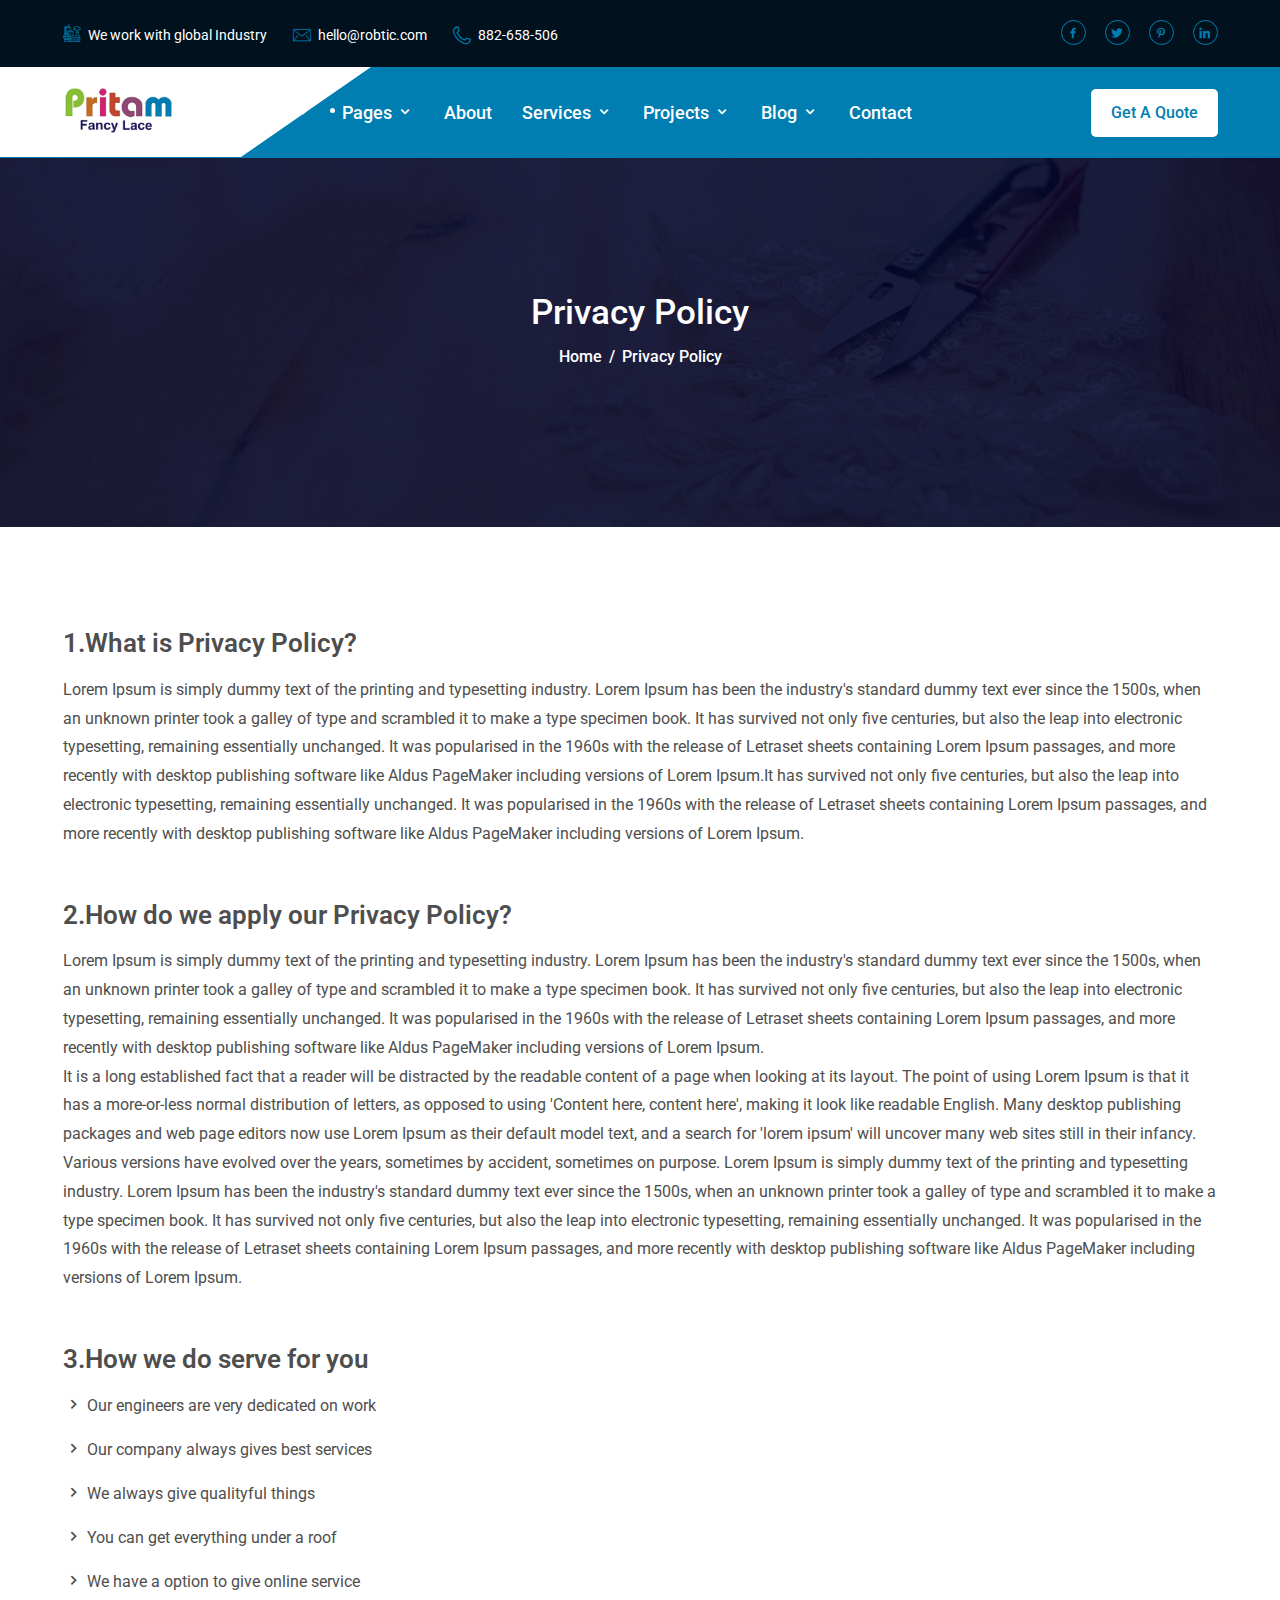
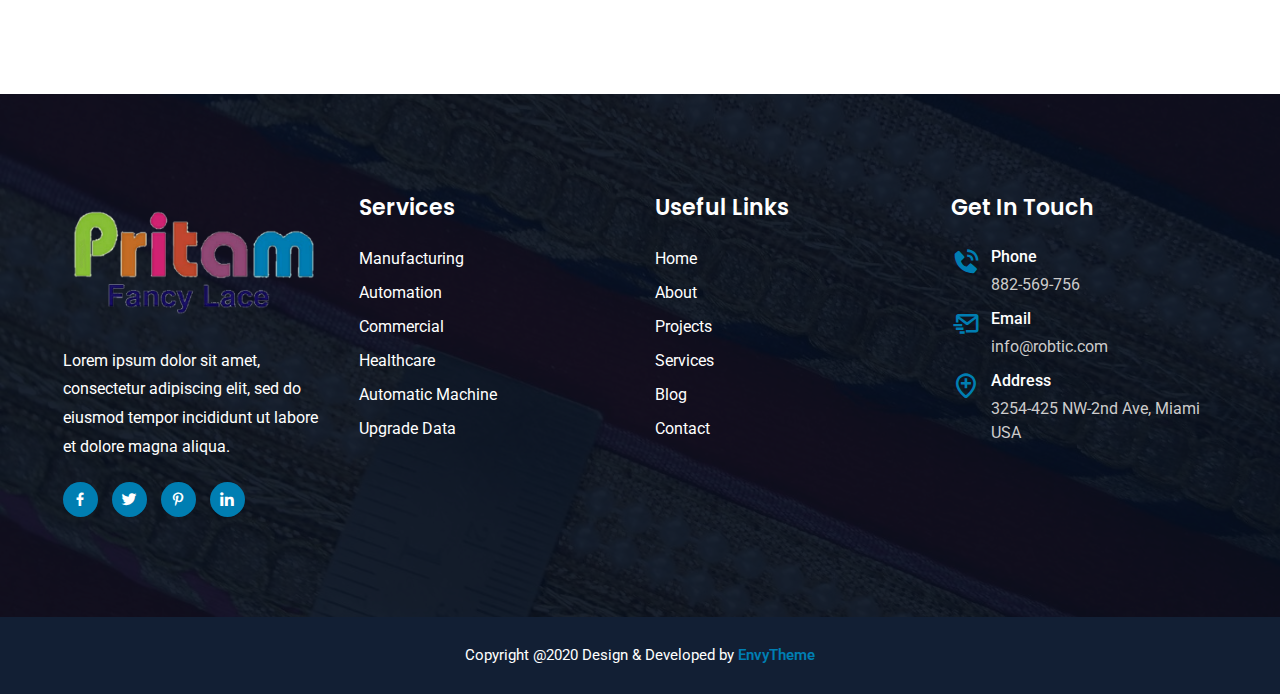
<file: privacy-policy.html>
<!DOCTYPE html>
<html lang="zxx">

<head>
  <meta charset="UTF-8">
  <meta name="viewport" content="width=device-width, initial-scale=1.0">

  <!-- Bootstrap CSS -->
  <link rel="stylesheet" href="assets/css/bootstrap.min.css">
  <!-- Meanmenu CSS -->
  <link rel="stylesheet" href="assets/css/meanmenu.css">
  <!-- Boxicons CSS -->
  <link rel="stylesheet" href="assets/css/boxicons.min.css">
  <!-- Flaticon CSS -->
  <link rel="stylesheet" href="assets/fonts/flaticon.css">
  <!-- Owl Carousel CSS -->
  <link rel="stylesheet" href="assets/css/owl.carousel.min.css">
  <link rel="stylesheet" href="assets/css/owl.theme.default.min.css">
  <!-- Odometer CSS-->
  <link rel="stylesheet" href="assets/css/odometer.css">
  <!-- Magnific Popup CSS -->
  <link rel="stylesheet" href="assets/css/magnific-popup.css">
  <!-- Style CSS -->
  <link rel="stylesheet" href="assets/css/style.css">
  <!-- Responsive CSS -->
  <link rel="stylesheet" href="assets/css/responsive.css">

  <title>Robotic - Manufacturing Factory HTML Template</title>

  <link rel="icon" type="image/png" href="assets/img/favicon.png">
</head>

<body>
  <!-- Pre Loader -->
  <div class="loader">
    <div class="d-table">
      <div class="d-table-cell">
        <img src="assets/img/logo.png" class="spinner" alt="Loading..." />
      </div>
    </div>
  </div>
  <!-- End Pre Loader -->

  <!-- Header top -->
  <div class="header-top-area header-top-area-two">
    <div class="container">
      <div class="row">
        <div class="col-lg-8">
          <div class="header-top-item">
            <div class="header-left">
              <ul>
                <li>
                  <i class="flaticon-factory"></i>
                  <a href="#">
                                            We work with global Industry
                                        </a>
                </li>
                <li>
                  <i class="flaticon-mail"></i>
                  <a href="mailto:hello@robtic.com">
                                            hello@robtic.com
                                        </a>
                </li>
                <li>
                  <i class="flaticon-phone"></i>
                  <a href="tel:882658506">
                                            882-658-506
                                        </a>
                </li>
              </ul>
            </div>
          </div>
        </div>
        <div class="col-lg-4">
          <div class="header-top-item">
            <div class="header-right">
              <ul>
                <li>
                  <a href="#" target="_blank">
                    <i class='bx bxl-facebook'></i>
                  </a>
                </li>
                <li>
                  <a href="#" target="_blank">
                    <i class='bx bxl-twitter'></i>
                  </a>
                </li>
                <li>
                  <a href="#" target="_blank">
                    <i class='bx bxl-pinterest-alt'></i>
                  </a>
                </li>
                <li>
                  <a href="#" target="_blank">
                    <i class='bx bxl-linkedin'></i>
                  </a>
                </li>
              </ul>
            </div>
          </div>
        </div>
      </div>
    </div>
  </div>
  <!-- End Header top -->

  <!-- Start Navbar Area -->
  <div class="navbar-area sticky-top">
    <!-- Mobile Device -->
    <div class="mobile-nav">
      <a href="index.html" class="logo">
        <img src="assets/img/logo-white.jpg" alt="Logo" />
      </a>
    </div>

    <!-- Desktop Device -->
    <div class="main-nav">
      <div class="container">
        <nav class="navbar navbar-expand-md navbar-light">
          <a class="navbar-brand" href="index.html">
            <img src="assets/img/logo.png" alt="Logo">
          </a>
          <div class="collapse navbar-collapse mean-menu" id="navbarSupportedContent">
            <ul class="navbar-nav">
              <li class="nav-item">
                <a href="#" class="nav-link dropdown-toggle">Home <i class='bx bx-chevron-down'></i></a>
                <ul class="dropdown-menu">
                  <li class="nav-item">
                    <a href="index.html" class="nav-link">Home Page One</a>
                  </li>
                  <li class="nav-item">
                    <a href="index-2.html" class="nav-link">Home Page Two</a>
                  </li>
                  <li class="nav-item">
                    <a href="index-3.html" class="nav-link">Home Page Three</a>
                  </li>
                </ul>
              </li>
              <li class="nav-item">
                <a href="#" class="nav-link dropdown-toggle active">Pages <i class='bx bx-chevron-down'></i></a>
                <ul class="dropdown-menu">
                  <li class="nav-item">
                    <a href="feature.html" class="nav-link">Feature</a>
                  </li>
                  <li class="nav-item">
                    <a href="team.html" class="nav-link">Team</a>
                  </li>
                  <li class="nav-item">
                    <a href="testimonial.html" class="nav-link">Testimonial</a>
                  </li>
                  <li class="nav-item">
                    <a href="faq.html" class="nav-link">FAQ</a>
                  </li>
                  <li class="nav-item">
                    <a href="404.html" class="nav-link">404 Error Page</a>
                  </li>
                  <li class="nav-item">
                    <a href="coming-soon.html" class="nav-link">Coming Soon</a>
                  </li>
                  <li class="nav-item">
                    <a href="privacy-policy.html" class="nav-link active">Privacy Policy</a>
                  </li>
                  <li class="nav-item">
                    <a href="terms-and-conditions.html" class="nav-link">Terms & Conditions</a>
                  </li>
                </ul>
              </li>
              <li class="nav-item">
                <a href="about.html" class="nav-link">About</a>
              </li>
              <li class="nav-item">
                <a href="#" class="nav-link dropdown-toggle">Services <i class='bx bx-chevron-down'></i></a>
                <ul class="dropdown-menu">
                  <li class="nav-item">
                    <a href="service.html" class="nav-link">Services Style One</a>
                  </li>
                  <li class="nav-item">
                    <a href="service-two.html" class="nav-link">Services Style Two</a>
                  </li>
                  <li class="nav-item">
                    <a href="service-three.html" class="nav-link">Services Style Three</a>
                  </li>
                  <li class="nav-item">
                    <a href="service-details.html" class="nav-link">Service Details</a>
                  </li>
                </ul>
              </li>
              <li class="nav-item">
                <a href="#" class="nav-link dropdown-toggle">Projects <i class='bx bx-chevron-down'></i></a>
                <ul class="dropdown-menu">
                  <li class="nav-item">
                    <a href="project.html" class="nav-link">Projects</a>
                  </li>
                  <li class="nav-item">
                    <a href="project-details.html" class="nav-link">Project Details</a>
                  </li>
                </ul>
              </li>
              <li class="nav-item">
                <a href="#" class="nav-link dropdown-toggle">Blog <i class='bx bx-chevron-down'></i></a>
                <ul class="dropdown-menu">
                  <li class="nav-item">
                    <a href="blog.html" class="nav-link">Blog</a>
                  </li>
                  <li class="nav-item">
                    <a href="blog-details.html" class="nav-link">Blog Details</a>
                  </li>
                </ul>
              </li>
              <li class="nav-item">
                <a href="contact.html" class="nav-link">Contact</a>
              </li>
            </ul>
            <div class="side-nav">
              <a href="#">Get A Quote</a>
            </div>
          </div>
        </nav>
      </div>
    </div>
  </div>
  <!-- End Navbar Area -->

  <!-- Page Title -->
  <div class="page-title-area">
    <div class="d-table">
      <div class="d-table-cell">
        <div class="container">
          <div class="title-item">
            <h2>Privacy Policy</h2>
            <ul>
              <li>
                <a href="index.html">Home</a>
              </li>
              <li>
                <span>/</span>
              </li>
              <li>
                Privacy Policy
              </li>
            </ul>
          </div>
        </div>
      </div>
    </div>
  </div>
  <!-- End Page Title -->

  <!-- Privacy -->
  <section class="privacy-area pt-100">
    <div class="container">
      <div class="privacy-item">
        <h2>1.What is Privacy Policy?</h2>
        <p>Lorem Ipsum is simply dummy text of the printing and typesetting industry. Lorem Ipsum has been the industry's standard dummy text ever since the 1500s, when an unknown printer took a galley of type and scrambled it to make a type specimen book.
          It has survived not only five centuries, but also the leap into electronic typesetting, remaining essentially unchanged. It was popularised in the 1960s with the release of Letraset sheets containing Lorem Ipsum passages, and more recently with
          desktop publishing software like Aldus PageMaker including versions of Lorem Ipsum.It has survived not only five centuries, but also the leap into electronic typesetting, remaining essentially unchanged. It was popularised in the 1960s with
          the release of Letraset sheets containing Lorem Ipsum passages, and more recently with desktop publishing software like Aldus PageMaker including versions of Lorem Ipsum.</p>
      </div>
      <div class="privacy-item">
        <h2>2.How do we apply our Privacy Policy?</h2>
        <p>Lorem Ipsum is simply dummy text of the printing and typesetting industry. Lorem Ipsum has been the industry's standard dummy text ever since the 1500s, when an unknown printer took a galley of type and scrambled it to make a type specimen book.
          It has survived not only five centuries, but also the leap into electronic typesetting, remaining essentially unchanged. It was popularised in the 1960s with the release of Letraset sheets containing Lorem Ipsum passages, and more recently with
          desktop publishing software like Aldus PageMaker including versions of Lorem Ipsum.</p>
        <p>It is a long established fact that a reader will be distracted by the readable content of a page when looking at its layout. The point of using Lorem Ipsum is that it has a more-or-less normal distribution of letters, as opposed to using 'Content
          here, content here', making it look like readable English. Many desktop publishing packages and web page editors now use Lorem Ipsum as their default model text, and a search for 'lorem ipsum' will uncover many web sites still in their infancy.
          Various versions have evolved over the years, sometimes by accident, sometimes on purpose. Lorem Ipsum is simply dummy text of the printing and typesetting industry. Lorem Ipsum has been the industry's standard dummy text ever since the 1500s,
          when an unknown printer took a galley of type and scrambled it to make a type specimen book. It has survived not only five centuries, but also the leap into electronic typesetting, remaining essentially unchanged. It was popularised in the 1960s
          with the release of Letraset sheets containing Lorem Ipsum passages, and more recently with desktop publishing software like Aldus PageMaker including versions of Lorem Ipsum.
        </p>
      </div>
      <div class="privacy-item">
        <h2>3.How we do serve for you</h2>
        <ul>
          <li><i class='bx bx-chevron-right'></i> Our engineers are very dedicated on work</li>
          <li><i class='bx bx-chevron-right'></i> Our company always gives best services</li>
          <li><i class='bx bx-chevron-right'></i> We always give qualityful things</li>
          <li><i class='bx bx-chevron-right'></i> You can get everything under a roof</li>
          <li><i class='bx bx-chevron-right'></i> We have a option to give online service</li>
        </ul>
      </div>
    </div>
  </section>
  <!-- End Privacy -->

  <!-- Footer -->
  <footer class="pt-100 pb-70">
    <div class="container">
      <div class="row">
        <div class="col-sm-6 col-lg-3">
          <div class="footer-item">
            <div class="footer-logo">
              <a class="logo-link" href="index.html">
                <img src="assets/img/logo-two.png" alt="Logo">
              </a>
              <p>Lorem ipsum dolor sit amet, consectetur adipiscing elit, sed do eiusmod tempor incididunt ut labore et dolore magna aliqua.</p>
              <ul>
                <li>
                  <a href="#" target="_blank">
                    <i class='bx bxl-facebook'></i>
                  </a>
                </li>
                <li>
                  <a href="#" target="_blank">
                    <i class='bx bxl-twitter'></i>
                  </a>
                </li>
                <li>
                  <a href="#" target="_blank">
                    <i class='bx bxl-pinterest-alt'></i>
                  </a>
                </li>
                <li>
                  <a href="#" target="_blank">
                    <i class='bx bxl-linkedin'></i>
                  </a>
                </li>
              </ul>
            </div>
          </div>
        </div>
        <div class="col-sm-6 col-lg-3">
          <div class="footer-item">
            <div class="footer-service">
              <h3>Services</h3>
              <ul>
                <li>
                  <a href="#" target="_blank">Manufacturing</a>
                </li>
                <li>
                  <a href="#" target="_blank">Automation</a>
                </li>
                <li>
                  <a href="#" target="_blank">Commercial</a>
                </li>
                <li>
                  <a href="#" target="_blank">Healthcare</a>
                </li>
                <li>
                  <a href="#" target="_blank">Automatic Machine</a>
                </li>
                <li>
                  <a href="#" target="_blank">Upgrade Data</a>
                </li>
              </ul>
            </div>
          </div>
        </div>
        <div class="col-sm-6 col-lg-3">
          <div class="footer-item">
            <div class="footer-service">
              <h3>Useful Links</h3>
              <ul>
                <li>
                  <a href="index.html" target="_blank">Home</a>
                </li>
                <li>
                  <a href="about.html" target="_blank">About</a>
                </li>
                <li>
                  <a href="project.html" target="_blank">Projects</a>
                </li>
                <li>
                  <a href="service.html" target="_blank">Services</a>
                </li>
                <li>
                  <a href="blog.html" target="_blank">Blog</a>
                </li>
                <li>
                  <a href="contact.html" target="_blank">Contact</a>
                </li>
              </ul>
            </div>
          </div>
        </div>
        <div class="col-sm-6 col-lg-3">
          <div class="footer-item">
            <div class="footer-touch">
              <h3>Get In Touch</h3>
              <ul>
                <li>
                  <i class='bx bxs-phone-call'></i>
                  <h4>Phone</h4>
                  <a href="tel:882569756">882-569-756</a>
                </li>
                <li>
                  <i class='bx bx-mail-send'></i>
                  <h4>Email</h4>
                  <a href="mailto:info@robtic.com">info@robtic.com</a>
                </li>
                <li>
                  <i class='bx bx-location-plus'></i>
                  <h4>Address</h4>
                  <span>3254-425 NW-2nd Ave, Miami USA</span>
                </li>
              </ul>
            </div>
          </div>
        </div>
      </div>
    </div>
  </footer>
  <!-- End Footer -->

  <!-- Copyright -->
  <div class="copyright-area">
    <div class="container">
      <div class="copyright-item">
        <p>Copyright @2020 Design & Developed by <a href="https://envytheme.com/" target="_blank">EnvyTheme</a></p>
      </div>
    </div>
  </div>
  <!-- End Copyright -->


  <!-- Essential JS -->
  <script src="assets/js/jquery-3.5.1.min.js"></script>
  <script src="assets/js/popper.min.js"></script>
  <script src="assets/js/bootstrap.min.js"></script>
  <!-- Form Validator JS -->
  <script src="assets/js/form-validator.min.js"></script>
  <!-- Contact JS -->
  <script src="assets/js/contact-form-script.js"></script>
  <!-- Meanmenu JS -->
  <script src="assets/js/jquery.meanmenu.js"></script>
  <!-- Owl Carousel -->
  <script src="assets/js/owl.carousel.min.js"></script>
  <!-- Appear JS -->
  <script src="assets/js/jquery.appear.js"></script>
  <!-- Odometer JS -->
  <script src="assets/js/odometer.min.js"></script>
  <!-- Magnific Popup JS -->
  <script src="assets/js/jquery.magnific-popup.min.js"></script>
  <!-- Custom JS -->
  <script src="assets/js/custom.js"></script>
</body>

</html>
</file>
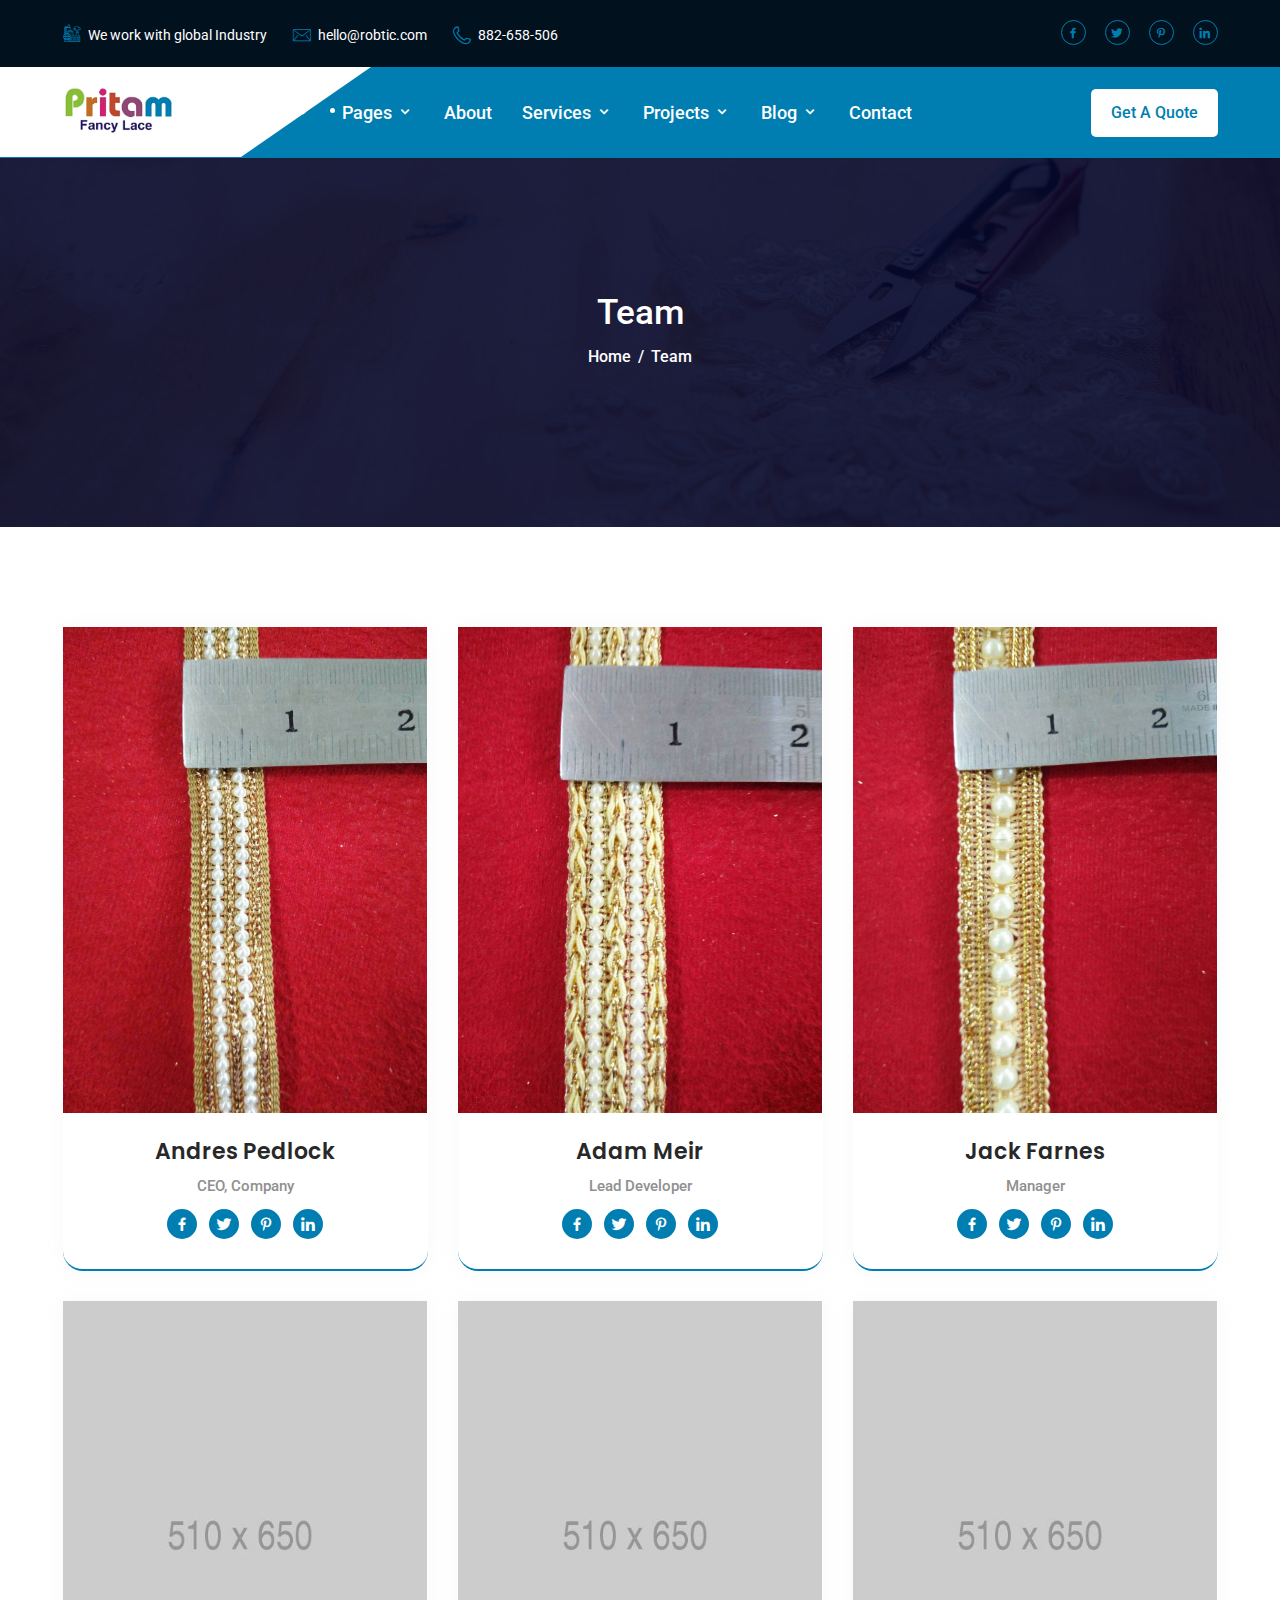
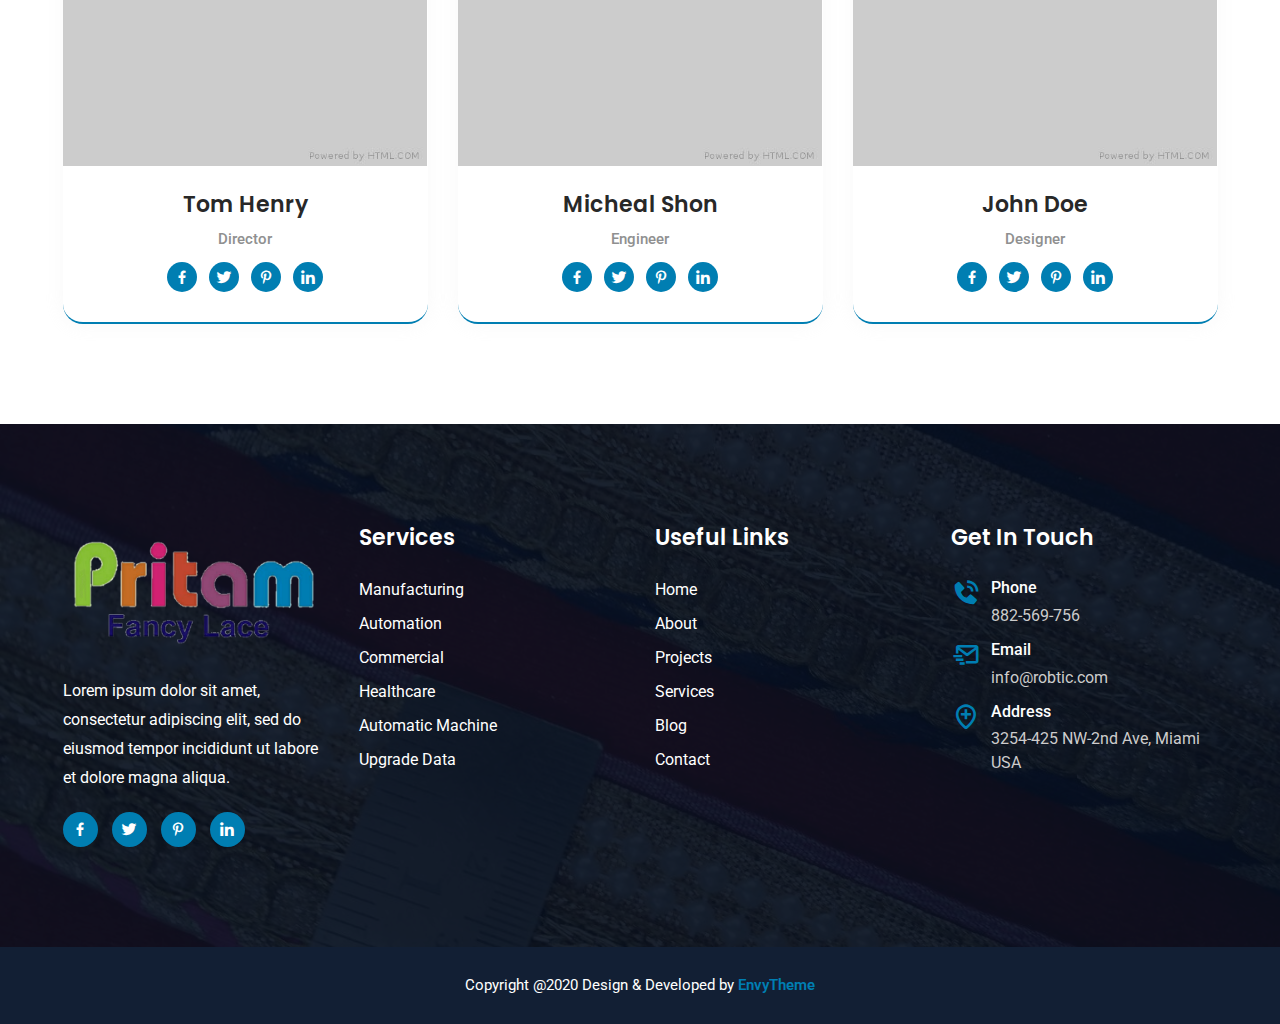
<file: team.html>
<!DOCTYPE html>
<html lang="zxx">

<head>
  <meta charset="UTF-8">
  <meta name="viewport" content="width=device-width, initial-scale=1.0">

  <!-- Bootstrap CSS -->
  <link rel="stylesheet" href="assets/css/bootstrap.min.css">
  <!-- Meanmenu CSS -->
  <link rel="stylesheet" href="assets/css/meanmenu.css">
  <!-- Boxicons CSS -->
  <link rel="stylesheet" href="assets/css/boxicons.min.css">
  <!-- Flaticon CSS -->
  <link rel="stylesheet" href="assets/fonts/flaticon.css">
  <!-- Owl Carousel CSS -->
  <link rel="stylesheet" href="assets/css/owl.carousel.min.css">
  <link rel="stylesheet" href="assets/css/owl.theme.default.min.css">
  <!-- Odometer CSS-->
  <link rel="stylesheet" href="assets/css/odometer.css">
  <!-- Magnific Popup CSS -->
  <link rel="stylesheet" href="assets/css/magnific-popup.css">
  <!-- Style CSS -->
  <link rel="stylesheet" href="assets/css/style.css">
  <!-- Responsive CSS -->
  <link rel="stylesheet" href="assets/css/responsive.css">

  <title>Robotic - Manufacturing Factory HTML Template</title>

  <link rel="icon" type="image/png" href="assets/img/favicon.png">
</head>

<body>
  <!-- Pre Loader -->
  <div class="loader">
    <div class="d-table">
      <div class="d-table-cell">
        <img src="assets/img/logo.png" class="spinner" alt="Loading..." />
      </div>
    </div>
  </div>
  <!-- End Pre Loader -->

  <!-- Header top -->
  <div class="header-top-area header-top-area-two">
    <div class="container">
      <div class="row">
        <div class="col-lg-8">
          <div class="header-top-item">
            <div class="header-left">
              <ul>
                <li>
                  <i class="flaticon-factory"></i>
                  <a href="#">
                                            We work with global Industry
                                        </a>
                </li>
                <li>
                  <i class="flaticon-mail"></i>
                  <a href="mailto:hello@robtic.com">
                                            hello@robtic.com
                                        </a>
                </li>
                <li>
                  <i class="flaticon-phone"></i>
                  <a href="tel:882658506">
                                            882-658-506
                                        </a>
                </li>
              </ul>
            </div>
          </div>
        </div>
        <div class="col-lg-4">
          <div class="header-top-item">
            <div class="header-right">
              <ul>
                <li>
                  <a href="#" target="_blank">
                    <i class='bx bxl-facebook'></i>
                  </a>
                </li>
                <li>
                  <a href="#" target="_blank">
                    <i class='bx bxl-twitter'></i>
                  </a>
                </li>
                <li>
                  <a href="#" target="_blank">
                    <i class='bx bxl-pinterest-alt'></i>
                  </a>
                </li>
                <li>
                  <a href="#" target="_blank">
                    <i class='bx bxl-linkedin'></i>
                  </a>
                </li>
              </ul>
            </div>
          </div>
        </div>
      </div>
    </div>
  </div>
  <!-- End Header top -->

  <!-- Start Navbar Area -->
  <div class="navbar-area sticky-top">
    <!-- Mobile Device -->
    <div class="mobile-nav">
      <a href="index.html" class="logo">
        <img src="assets/img/logo-white.jpg" alt="Logo" />
      </a>
    </div>

    <!-- Desktop Device -->
    <div class="main-nav">
      <div class="container">
        <nav class="navbar navbar-expand-md navbar-light">
          <a class="navbar-brand" href="index.html">
            <img src="assets/img/logo.png" alt="Logo">
          </a>
          <div class="collapse navbar-collapse mean-menu" id="navbarSupportedContent">
            <ul class="navbar-nav">
              <li class="nav-item">
                <a href="#" class="nav-link dropdown-toggle">Home <i class='bx bx-chevron-down'></i></a>
                <ul class="dropdown-menu">
                  <li class="nav-item">
                    <a href="index.html" class="nav-link">Home Page One</a>
                  </li>
                  <li class="nav-item">
                    <a href="index-2.html" class="nav-link">Home Page Two</a>
                  </li>
                  <li class="nav-item">
                    <a href="index-3.html" class="nav-link">Home Page Three</a>
                  </li>
                </ul>
              </li>
              <li class="nav-item">
                <a href="#" class="nav-link dropdown-toggle active">Pages <i class='bx bx-chevron-down'></i></a>
                <ul class="dropdown-menu">
                  <li class="nav-item">
                    <a href="feature.html" class="nav-link">Feature</a>
                  </li>
                  <li class="nav-item">
                    <a href="team.html" class="nav-link active">Team</a>
                  </li>
                  <li class="nav-item">
                    <a href="testimonial.html" class="nav-link">Testimonial</a>
                  </li>
                  <li class="nav-item">
                    <a href="faq.html" class="nav-link">FAQ</a>
                  </li>
                  <li class="nav-item">
                    <a href="404.html" class="nav-link">404 Error Page</a>
                  </li>
                  <li class="nav-item">
                    <a href="coming-soon.html" class="nav-link">Coming Soon</a>
                  </li>
                  <li class="nav-item">
                    <a href="privacy-policy.html" class="nav-link">Privacy Policy</a>
                  </li>
                  <li class="nav-item">
                    <a href="terms-and-conditions.html" class="nav-link">Terms & Conditions</a>
                  </li>
                </ul>
              </li>
              <li class="nav-item">
                <a href="about.html" class="nav-link">About</a>
              </li>
              <li class="nav-item">
                <a href="#" class="nav-link dropdown-toggle">Services <i class='bx bx-chevron-down'></i></a>
                <ul class="dropdown-menu">
                  <li class="nav-item">
                    <a href="service.html" class="nav-link">Services Style One</a>
                  </li>
                  <li class="nav-item">
                    <a href="service-two.html" class="nav-link">Services Style Two</a>
                  </li>
                  <li class="nav-item">
                    <a href="service-three.html" class="nav-link">Services Style Three</a>
                  </li>
                  <li class="nav-item">
                    <a href="service-details.html" class="nav-link">Service Details</a>
                  </li>
                </ul>
              </li>
              <li class="nav-item">
                <a href="#" class="nav-link dropdown-toggle">Projects <i class='bx bx-chevron-down'></i></a>
                <ul class="dropdown-menu">
                  <li class="nav-item">
                    <a href="project.html" class="nav-link">Projects</a>
                  </li>
                  <li class="nav-item">
                    <a href="project-details.html" class="nav-link">Project Details</a>
                  </li>
                </ul>
              </li>
              <li class="nav-item">
                <a href="#" class="nav-link dropdown-toggle">Blog <i class='bx bx-chevron-down'></i></a>
                <ul class="dropdown-menu">
                  <li class="nav-item">
                    <a href="blog.html" class="nav-link">Blog</a>
                  </li>
                  <li class="nav-item">
                    <a href="blog-details.html" class="nav-link">Blog Details</a>
                  </li>
                </ul>
              </li>
              <li class="nav-item">
                <a href="contact.html" class="nav-link">Contact</a>
              </li>
            </ul>
            <div class="side-nav">
              <a href="#">Get A Quote</a>
            </div>
          </div>
        </nav>
      </div>
    </div>
  </div>
  <!-- End Navbar Area -->

  <!-- Page Title -->
  <div class="page-title-area">
    <div class="d-table">
      <div class="d-table-cell">
        <div class="container">
          <div class="title-item">
            <h2>Team</h2>
            <ul>
              <li>
                <a href="index.html">Home</a>
              </li>
              <li>
                <span>/</span>
              </li>
              <li>
                Team
              </li>
            </ul>
          </div>
        </div>
      </div>
    </div>
  </div>
  <!-- End Page Title -->

  <!-- Team -->
  <section class="team-area team-area-two pt-100 pb-70">
    <div class="container">
      <div class="row">
        <div class="col-sm-6 col-lg-4">
          <div class="team-item">
            <img src="assets/img/home-one/team2.jpg" alt="Team">
            <h3>Andres Pedlock</h3>
            <span>CEO, Company</span>
            <ul>
              <li>
                <a href="#" target="_blank">
                  <i class='bx bxl-facebook'></i>
                </a>
              </li>
              <li>
                <a href="#" target="_blank">
                  <i class='bx bxl-twitter'></i>
                </a>
              </li>
              <li>
                <a href="#" target="_blank">
                  <i class='bx bxl-pinterest-alt'></i>
                </a>
              </li>
              <li>
                <a href="#" target="_blank">
                  <i class='bx bxl-linkedin'></i>
                </a>
              </li>
            </ul>
          </div>
        </div>
        <div class="col-sm-6 col-lg-4">
          <div class="team-item">
            <img src="assets/img/home-one/team3.jpg" alt="Team">
            <h3>Adam Meir</h3>
            <span>Lead Developer</span>
            <ul>
              <li>
                <a href="#" target="_blank">
                  <i class='bx bxl-facebook'></i>
                </a>
              </li>
              <li>
                <a href="#" target="_blank">
                  <i class='bx bxl-twitter'></i>
                </a>
              </li>
              <li>
                <a href="#" target="_blank">
                  <i class='bx bxl-pinterest-alt'></i>
                </a>
              </li>
              <li>
                <a href="#" target="_blank">
                  <i class='bx bxl-linkedin'></i>
                </a>
              </li>
            </ul>
          </div>
        </div>
        <div class="col-sm-6 col-lg-4">
          <div class="team-item">
            <img src="assets/img/home-one/team1.jpg" alt="Team">
            <h3>Jack Farnes</h3>
            <span>Manager</span>
            <ul>
              <li>
                <a href="#" target="_blank">
                  <i class='bx bxl-facebook'></i>
                </a>
              </li>
              <li>
                <a href="#" target="_blank">
                  <i class='bx bxl-twitter'></i>
                </a>
              </li>
              <li>
                <a href="#" target="_blank">
                  <i class='bx bxl-pinterest-alt'></i>
                </a>
              </li>
              <li>
                <a href="#" target="_blank">
                  <i class='bx bxl-linkedin'></i>
                </a>
              </li>
            </ul>
          </div>
        </div>
        <div class="col-sm-6 col-lg-4">
          <div class="team-item">
            <img src="assets/img/home-one/team4.jpg" alt="Team">
            <h3>Tom Henry</h3>
            <span>Director</span>
            <ul>
              <li>
                <a href="#" target="_blank">
                  <i class='bx bxl-facebook'></i>
                </a>
              </li>
              <li>
                <a href="#" target="_blank">
                  <i class='bx bxl-twitter'></i>
                </a>
              </li>
              <li>
                <a href="#" target="_blank">
                  <i class='bx bxl-pinterest-alt'></i>
                </a>
              </li>
              <li>
                <a href="#" target="_blank">
                  <i class='bx bxl-linkedin'></i>
                </a>
              </li>
            </ul>
          </div>
        </div>
        <div class="col-sm-6 col-lg-4">
          <div class="team-item">
            <img src="assets/img/home-one/team6.jpg" alt="Team">
            <h3>Micheal Shon</h3>
            <span>Engineer</span>
            <ul>
              <li>
                <a href="#" target="_blank">
                  <i class='bx bxl-facebook'></i>
                </a>
              </li>
              <li>
                <a href="#" target="_blank">
                  <i class='bx bxl-twitter'></i>
                </a>
              </li>
              <li>
                <a href="#" target="_blank">
                  <i class='bx bxl-pinterest-alt'></i>
                </a>
              </li>
              <li>
                <a href="#" target="_blank">
                  <i class='bx bxl-linkedin'></i>
                </a>
              </li>
            </ul>
          </div>
        </div>
        <div class="col-sm-6 col-lg-4">
          <div class="team-item">
            <img src="assets/img/home-one/team5.jpg" alt="Team">
            <h3>John Doe</h3>
            <span>Designer</span>
            <ul>
              <li>
                <a href="#" target="_blank">
                  <i class='bx bxl-facebook'></i>
                </a>
              </li>
              <li>
                <a href="#" target="_blank">
                  <i class='bx bxl-twitter'></i>
                </a>
              </li>
              <li>
                <a href="#" target="_blank">
                  <i class='bx bxl-pinterest-alt'></i>
                </a>
              </li>
              <li>
                <a href="#" target="_blank">
                  <i class='bx bxl-linkedin'></i>
                </a>
              </li>
            </ul>
          </div>
        </div>
      </div>
    </div>
  </section>
  <!-- End Team -->

  <!-- Footer -->
  <footer class="pt-100 pb-70">
    <div class="container">
      <div class="row">
        <div class="col-sm-6 col-lg-3">
          <div class="footer-item">
            <div class="footer-logo">
              <a class="logo-link" href="index.html">
                <img src="assets/img/logo-two.png" alt="Logo">
              </a>
              <p>Lorem ipsum dolor sit amet, consectetur adipiscing elit, sed do eiusmod tempor incididunt ut labore et dolore magna aliqua.</p>
              <ul>
                <li>
                  <a href="#" target="_blank">
                    <i class='bx bxl-facebook'></i>
                  </a>
                </li>
                <li>
                  <a href="#" target="_blank">
                    <i class='bx bxl-twitter'></i>
                  </a>
                </li>
                <li>
                  <a href="#" target="_blank">
                    <i class='bx bxl-pinterest-alt'></i>
                  </a>
                </li>
                <li>
                  <a href="#" target="_blank">
                    <i class='bx bxl-linkedin'></i>
                  </a>
                </li>
              </ul>
            </div>
          </div>
        </div>
        <div class="col-sm-6 col-lg-3">
          <div class="footer-item">
            <div class="footer-service">
              <h3>Services</h3>
              <ul>
                <li>
                  <a href="#" target="_blank">Manufacturing</a>
                </li>
                <li>
                  <a href="#" target="_blank">Automation</a>
                </li>
                <li>
                  <a href="#" target="_blank">Commercial</a>
                </li>
                <li>
                  <a href="#" target="_blank">Healthcare</a>
                </li>
                <li>
                  <a href="#" target="_blank">Automatic Machine</a>
                </li>
                <li>
                  <a href="#" target="_blank">Upgrade Data</a>
                </li>
              </ul>
            </div>
          </div>
        </div>
        <div class="col-sm-6 col-lg-3">
          <div class="footer-item">
            <div class="footer-service">
              <h3>Useful Links</h3>
              <ul>
                <li>
                  <a href="index.html" target="_blank">Home</a>
                </li>
                <li>
                  <a href="about.html" target="_blank">About</a>
                </li>
                <li>
                  <a href="project.html" target="_blank">Projects</a>
                </li>
                <li>
                  <a href="service.html" target="_blank">Services</a>
                </li>
                <li>
                  <a href="blog.html" target="_blank">Blog</a>
                </li>
                <li>
                  <a href="contact.html" target="_blank">Contact</a>
                </li>
              </ul>
            </div>
          </div>
        </div>
        <div class="col-sm-6 col-lg-3">
          <div class="footer-item">
            <div class="footer-touch">
              <h3>Get In Touch</h3>
              <ul>
                <li>
                  <i class='bx bxs-phone-call'></i>
                  <h4>Phone</h4>
                  <a href="tel:882569756">882-569-756</a>
                </li>
                <li>
                  <i class='bx bx-mail-send'></i>
                  <h4>Email</h4>
                  <a href="mailto:info@robtic.com">info@robtic.com</a>
                </li>
                <li>
                  <i class='bx bx-location-plus'></i>
                  <h4>Address</h4>
                  <span>3254-425 NW-2nd Ave, Miami USA</span>
                </li>
              </ul>
            </div>
          </div>
        </div>
      </div>
    </div>
  </footer>
  <!-- End Footer -->

  <!-- Copyright -->
  <div class="copyright-area">
    <div class="container">
      <div class="copyright-item">
        <p>Copyright @2020 Design & Developed by <a href="https://envytheme.com/" target="_blank">EnvyTheme</a></p>
      </div>
    </div>
  </div>
  <!-- End Copyright -->


  <!-- Essential JS -->
  <script src="assets/js/jquery-3.5.1.min.js"></script>
  <script src="assets/js/popper.min.js"></script>
  <script src="assets/js/bootstrap.min.js"></script>
  <!-- Form Validator JS -->
  <script src="assets/js/form-validator.min.js"></script>
  <!-- Contact JS -->
  <script src="assets/js/contact-form-script.js"></script>
  <!-- Meanmenu JS -->
  <script src="assets/js/jquery.meanmenu.js"></script>
  <!-- Owl Carousel -->
  <script src="assets/js/owl.carousel.min.js"></script>
  <!-- Appear JS -->
  <script src="assets/js/jquery.appear.js"></script>
  <!-- Odometer JS -->
  <script src="assets/js/odometer.min.js"></script>
  <!-- Magnific Popup JS -->
  <script src="assets/js/jquery.magnific-popup.min.js"></script>
  <!-- Custom JS -->
  <script src="assets/js/custom.js"></script>
</body>

</html>
</file>
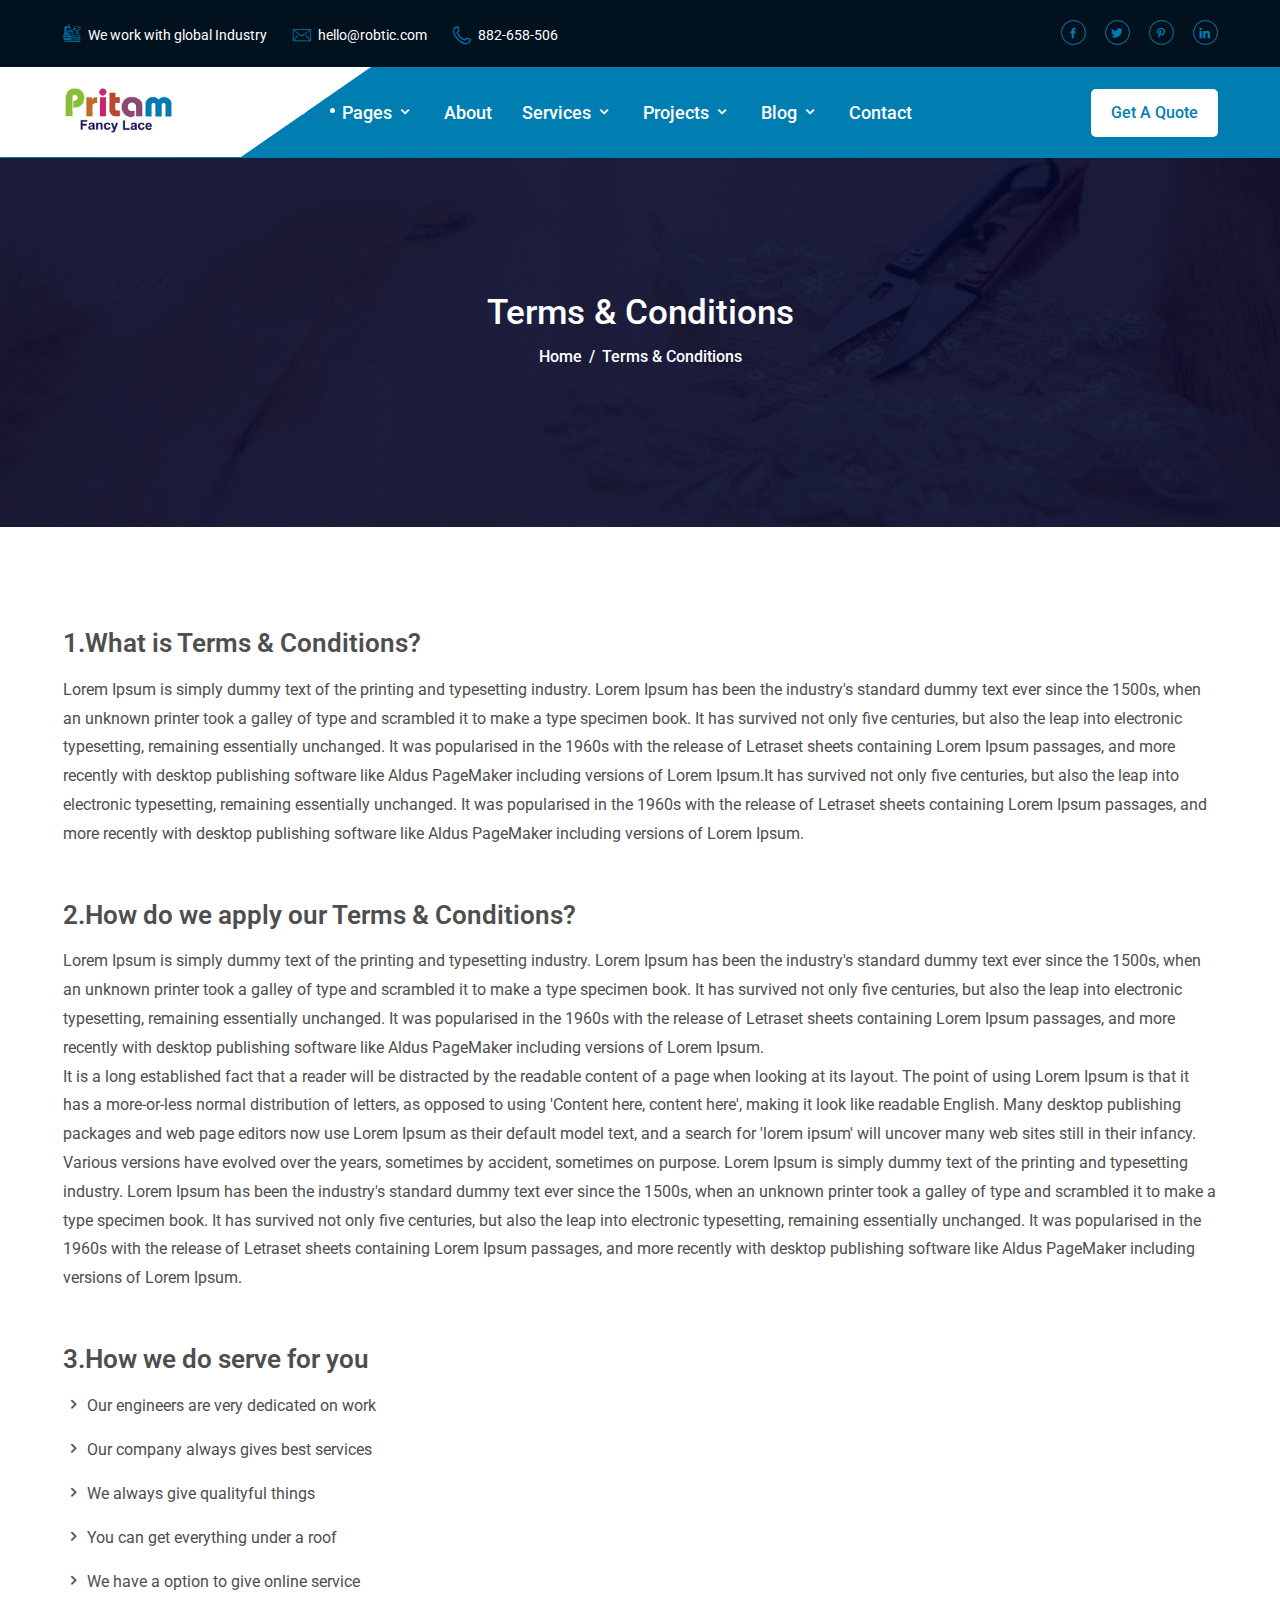
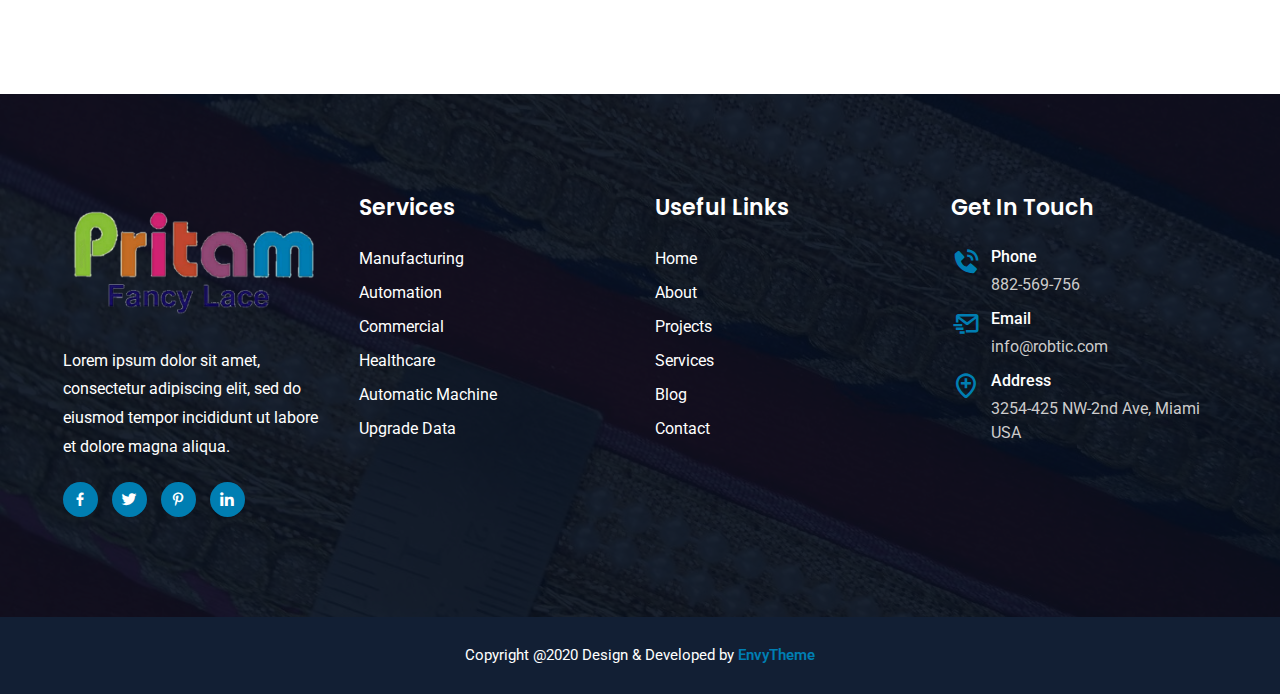
<file: terms-and-conditions.html>
<!DOCTYPE html>
<html lang="zxx">

<head>
  <meta charset="UTF-8">
  <meta name="viewport" content="width=device-width, initial-scale=1.0">

  <!-- Bootstrap CSS -->
  <link rel="stylesheet" href="assets/css/bootstrap.min.css">
  <!-- Meanmenu CSS -->
  <link rel="stylesheet" href="assets/css/meanmenu.css">
  <!-- Boxicons CSS -->
  <link rel="stylesheet" href="assets/css/boxicons.min.css">
  <!-- Flaticon CSS -->
  <link rel="stylesheet" href="assets/fonts/flaticon.css">
  <!-- Owl Carousel CSS -->
  <link rel="stylesheet" href="assets/css/owl.carousel.min.css">
  <link rel="stylesheet" href="assets/css/owl.theme.default.min.css">
  <!-- Odometer CSS-->
  <link rel="stylesheet" href="assets/css/odometer.css">
  <!-- Magnific Popup CSS -->
  <link rel="stylesheet" href="assets/css/magnific-popup.css">
  <!-- Style CSS -->
  <link rel="stylesheet" href="assets/css/style.css">
  <!-- Responsive CSS -->
  <link rel="stylesheet" href="assets/css/responsive.css">

  <title>Robotic - Manufacturing Factory HTML Template</title>

  <link rel="icon" type="image/png" href="assets/img/favicon.png">
</head>

<body>
  <!-- Pre Loader -->
  <div class="loader">
    <div class="d-table">
      <div class="d-table-cell">
        <img src="assets/img/logo.png" class="spinner" alt="Loading..." />
      </div>
    </div>
  </div>
  <!-- End Pre Loader -->

  <!-- Header top -->
  <div class="header-top-area header-top-area-two">
    <div class="container">
      <div class="row">
        <div class="col-lg-8">
          <div class="header-top-item">
            <div class="header-left">
              <ul>
                <li>
                  <i class="flaticon-factory"></i>
                  <a href="#">
                                            We work with global Industry
                                        </a>
                </li>
                <li>
                  <i class="flaticon-mail"></i>
                  <a href="mailto:hello@robtic.com">
                                            hello@robtic.com
                                        </a>
                </li>
                <li>
                  <i class="flaticon-phone"></i>
                  <a href="tel:882658506">
                                            882-658-506
                                        </a>
                </li>
              </ul>
            </div>
          </div>
        </div>
        <div class="col-lg-4">
          <div class="header-top-item">
            <div class="header-right">
              <ul>
                <li>
                  <a href="#" target="_blank">
                    <i class='bx bxl-facebook'></i>
                  </a>
                </li>
                <li>
                  <a href="#" target="_blank">
                    <i class='bx bxl-twitter'></i>
                  </a>
                </li>
                <li>
                  <a href="#" target="_blank">
                    <i class='bx bxl-pinterest-alt'></i>
                  </a>
                </li>
                <li>
                  <a href="#" target="_blank">
                    <i class='bx bxl-linkedin'></i>
                  </a>
                </li>
              </ul>
            </div>
          </div>
        </div>
      </div>
    </div>
  </div>
  <!-- End Header top -->

  <!-- Start Navbar Area -->
  <div class="navbar-area sticky-top">
    <!-- Mobile Device -->
    <div class="mobile-nav">
      <a href="index.html" class="logo">
        <img src="assets/img/logo-white.jpg" alt="Logo" />
      </a>
    </div>

    <!-- Desktop Device -->
    <div class="main-nav">
      <div class="container">
        <nav class="navbar navbar-expand-md navbar-light">
          <a class="navbar-brand" href="index.html">
            <img src="assets/img/logo.png" alt="Logo">
          </a>
          <div class="collapse navbar-collapse mean-menu" id="navbarSupportedContent">
            <ul class="navbar-nav">
              <li class="nav-item">
                <a href="#" class="nav-link dropdown-toggle">Home <i class='bx bx-chevron-down'></i></a>
                <ul class="dropdown-menu">
                  <li class="nav-item">
                    <a href="index.html" class="nav-link">Home Page One</a>
                  </li>
                  <li class="nav-item">
                    <a href="index-2.html" class="nav-link">Home Page Two</a>
                  </li>
                  <li class="nav-item">
                    <a href="index-3.html" class="nav-link">Home Page Three</a>
                  </li>
                </ul>
              </li>
              <li class="nav-item">
                <a href="#" class="nav-link dropdown-toggle active">Pages <i class='bx bx-chevron-down'></i></a>
                <ul class="dropdown-menu">
                  <li class="nav-item">
                    <a href="feature.html" class="nav-link">Feature</a>
                  </li>
                  <li class="nav-item">
                    <a href="team.html" class="nav-link">Team</a>
                  </li>
                  <li class="nav-item">
                    <a href="testimonial.html" class="nav-link">Testimonial</a>
                  </li>
                  <li class="nav-item">
                    <a href="faq.html" class="nav-link">FAQ</a>
                  </li>
                  <li class="nav-item">
                    <a href="404.html" class="nav-link">404 Error Page</a>
                  </li>
                  <li class="nav-item">
                    <a href="coming-soon.html" class="nav-link">Coming Soon</a>
                  </li>
                  <li class="nav-item">
                    <a href="privacy-policy.html" class="nav-link">Privacy Policy</a>
                  </li>
                  <li class="nav-item">
                    <a href="terms-and-conditions.html" class="nav-link active">Terms & Conditions</a>
                  </li>
                </ul>
              </li>
              <li class="nav-item">
                <a href="about.html" class="nav-link">About</a>
              </li>
              <li class="nav-item">
                <a href="#" class="nav-link dropdown-toggle">Services <i class='bx bx-chevron-down'></i></a>
                <ul class="dropdown-menu">
                  <li class="nav-item">
                    <a href="service.html" class="nav-link">Services Style One</a>
                  </li>
                  <li class="nav-item">
                    <a href="service-two.html" class="nav-link">Services Style Two</a>
                  </li>
                  <li class="nav-item">
                    <a href="service-three.html" class="nav-link">Services Style Three</a>
                  </li>
                  <li class="nav-item">
                    <a href="service-details.html" class="nav-link">Service Details</a>
                  </li>
                </ul>
              </li>
              <li class="nav-item">
                <a href="#" class="nav-link dropdown-toggle">Projects <i class='bx bx-chevron-down'></i></a>
                <ul class="dropdown-menu">
                  <li class="nav-item">
                    <a href="project.html" class="nav-link">Projects</a>
                  </li>
                  <li class="nav-item">
                    <a href="project-details.html" class="nav-link">Project Details</a>
                  </li>
                </ul>
              </li>
              <li class="nav-item">
                <a href="#" class="nav-link dropdown-toggle">Blog <i class='bx bx-chevron-down'></i></a>
                <ul class="dropdown-menu">
                  <li class="nav-item">
                    <a href="blog.html" class="nav-link">Blog</a>
                  </li>
                  <li class="nav-item">
                    <a href="blog-details.html" class="nav-link">Blog Details</a>
                  </li>
                </ul>
              </li>
              <li class="nav-item">
                <a href="contact.html" class="nav-link">Contact</a>
              </li>
            </ul>
            <div class="side-nav">
              <a href="#">Get A Quote</a>
            </div>
          </div>
        </nav>
      </div>
    </div>
  </div>
  <!-- End Navbar Area -->

  <!-- Page Title -->
  <div class="page-title-area">
    <div class="d-table">
      <div class="d-table-cell">
        <div class="container">
          <div class="title-item">
            <h2>Terms & Conditions</h2>
            <ul>
              <li>
                <a href="index.html">Home</a>
              </li>
              <li>
                <span>/</span>
              </li>
              <li>
                Terms & Conditions
              </li>
            </ul>
          </div>
        </div>
      </div>
    </div>
  </div>
  <!-- End Page Title -->

  <!-- Privacy -->
  <section class="privacy-area pt-100">
    <div class="container">
      <div class="privacy-item">
        <h2>1.What is Terms & Conditions?</h2>
        <p>Lorem Ipsum is simply dummy text of the printing and typesetting industry. Lorem Ipsum has been the industry's standard dummy text ever since the 1500s, when an unknown printer took a galley of type and scrambled it to make a type specimen book.
          It has survived not only five centuries, but also the leap into electronic typesetting, remaining essentially unchanged. It was popularised in the 1960s with the release of Letraset sheets containing Lorem Ipsum passages, and more recently with
          desktop publishing software like Aldus PageMaker including versions of Lorem Ipsum.It has survived not only five centuries, but also the leap into electronic typesetting, remaining essentially unchanged. It was popularised in the 1960s with
          the release of Letraset sheets containing Lorem Ipsum passages, and more recently with desktop publishing software like Aldus PageMaker including versions of Lorem Ipsum.</p>
      </div>
      <div class="privacy-item">
        <h2>2.How do we apply our Terms & Conditions?</h2>
        <p>Lorem Ipsum is simply dummy text of the printing and typesetting industry. Lorem Ipsum has been the industry's standard dummy text ever since the 1500s, when an unknown printer took a galley of type and scrambled it to make a type specimen book.
          It has survived not only five centuries, but also the leap into electronic typesetting, remaining essentially unchanged. It was popularised in the 1960s with the release of Letraset sheets containing Lorem Ipsum passages, and more recently with
          desktop publishing software like Aldus PageMaker including versions of Lorem Ipsum.</p>
        <p>It is a long established fact that a reader will be distracted by the readable content of a page when looking at its layout. The point of using Lorem Ipsum is that it has a more-or-less normal distribution of letters, as opposed to using 'Content
          here, content here', making it look like readable English. Many desktop publishing packages and web page editors now use Lorem Ipsum as their default model text, and a search for 'lorem ipsum' will uncover many web sites still in their infancy.
          Various versions have evolved over the years, sometimes by accident, sometimes on purpose. Lorem Ipsum is simply dummy text of the printing and typesetting industry. Lorem Ipsum has been the industry's standard dummy text ever since the 1500s,
          when an unknown printer took a galley of type and scrambled it to make a type specimen book. It has survived not only five centuries, but also the leap into electronic typesetting, remaining essentially unchanged. It was popularised in the 1960s
          with the release of Letraset sheets containing Lorem Ipsum passages, and more recently with desktop publishing software like Aldus PageMaker including versions of Lorem Ipsum.
        </p>
      </div>
      <div class="privacy-item">
        <h2>3.How we do serve for you</h2>
        <ul>
          <li><i class='bx bx-chevron-right'></i> Our engineers are very dedicated on work</li>
          <li><i class='bx bx-chevron-right'></i> Our company always gives best services</li>
          <li><i class='bx bx-chevron-right'></i> We always give qualityful things</li>
          <li><i class='bx bx-chevron-right'></i> You can get everything under a roof</li>
          <li><i class='bx bx-chevron-right'></i> We have a option to give online service</li>
        </ul>
      </div>
    </div>
  </section>
  <!-- End Privacy -->

  <!-- Footer -->
  <footer class="pt-100 pb-70">
    <div class="container">
      <div class="row">
        <div class="col-sm-6 col-lg-3">
          <div class="footer-item">
            <div class="footer-logo">
              <a class="logo-link" href="index.html">
                <img src="assets/img/logo-two.png" alt="Logo">
              </a>
              <p>Lorem ipsum dolor sit amet, consectetur adipiscing elit, sed do eiusmod tempor incididunt ut labore et dolore magna aliqua.</p>
              <ul>
                <li>
                  <a href="#" target="_blank">
                    <i class='bx bxl-facebook'></i>
                  </a>
                </li>
                <li>
                  <a href="#" target="_blank">
                    <i class='bx bxl-twitter'></i>
                  </a>
                </li>
                <li>
                  <a href="#" target="_blank">
                    <i class='bx bxl-pinterest-alt'></i>
                  </a>
                </li>
                <li>
                  <a href="#" target="_blank">
                    <i class='bx bxl-linkedin'></i>
                  </a>
                </li>
              </ul>
            </div>
          </div>
        </div>
        <div class="col-sm-6 col-lg-3">
          <div class="footer-item">
            <div class="footer-service">
              <h3>Services</h3>
              <ul>
                <li>
                  <a href="#" target="_blank">Manufacturing</a>
                </li>
                <li>
                  <a href="#" target="_blank">Automation</a>
                </li>
                <li>
                  <a href="#" target="_blank">Commercial</a>
                </li>
                <li>
                  <a href="#" target="_blank">Healthcare</a>
                </li>
                <li>
                  <a href="#" target="_blank">Automatic Machine</a>
                </li>
                <li>
                  <a href="#" target="_blank">Upgrade Data</a>
                </li>
              </ul>
            </div>
          </div>
        </div>
        <div class="col-sm-6 col-lg-3">
          <div class="footer-item">
            <div class="footer-service">
              <h3>Useful Links</h3>
              <ul>
                <li>
                  <a href="index.html" target="_blank">Home</a>
                </li>
                <li>
                  <a href="about.html" target="_blank">About</a>
                </li>
                <li>
                  <a href="project.html" target="_blank">Projects</a>
                </li>
                <li>
                  <a href="service.html" target="_blank">Services</a>
                </li>
                <li>
                  <a href="blog.html" target="_blank">Blog</a>
                </li>
                <li>
                  <a href="contact.html" target="_blank">Contact</a>
                </li>
              </ul>
            </div>
          </div>
        </div>
        <div class="col-sm-6 col-lg-3">
          <div class="footer-item">
            <div class="footer-touch">
              <h3>Get In Touch</h3>
              <ul>
                <li>
                  <i class='bx bxs-phone-call'></i>
                  <h4>Phone</h4>
                  <a href="tel:882569756">882-569-756</a>
                </li>
                <li>
                  <i class='bx bx-mail-send'></i>
                  <h4>Email</h4>
                  <a href="mailto:info@robtic.com">info@robtic.com</a>
                </li>
                <li>
                  <i class='bx bx-location-plus'></i>
                  <h4>Address</h4>
                  <span>3254-425 NW-2nd Ave, Miami USA</span>
                </li>
              </ul>
            </div>
          </div>
        </div>
      </div>
    </div>
  </footer>
  <!-- End Footer -->

  <!-- Copyright -->
  <div class="copyright-area">
    <div class="container">
      <div class="copyright-item">
        <p>Copyright @2020 Design & Developed by <a href="https://envytheme.com/" target="_blank">EnvyTheme</a></p>
      </div>
    </div>
  </div>
  <!-- End Copyright -->


  <!-- Essential JS -->
  <script src="assets/js/jquery-3.5.1.min.js"></script>
  <script src="assets/js/popper.min.js"></script>
  <script src="assets/js/bootstrap.min.js"></script>
  <!-- Form Validator JS -->
  <script src="assets/js/form-validator.min.js"></script>
  <!-- Contact JS -->
  <script src="assets/js/contact-form-script.js"></script>
  <!-- Meanmenu JS -->
  <script src="assets/js/jquery.meanmenu.js"></script>
  <!-- Owl Carousel -->
  <script src="assets/js/owl.carousel.min.js"></script>
  <!-- Appear JS -->
  <script src="assets/js/jquery.appear.js"></script>
  <!-- Odometer JS -->
  <script src="assets/js/odometer.min.js"></script>
  <!-- Magnific Popup JS -->
  <script src="assets/js/jquery.magnific-popup.min.js"></script>
  <!-- Custom JS -->
  <script src="assets/js/custom.js"></script>
</body>

</html>
</file>
<file: assets/css/meanmenu.css>
@import url("https://fonts.googleapis.com/css?family=Oswald:200,300,400,500,600,700");
body {
  font-family: "Oswald", sans-serif;
  padding: 0;
  margin: 0;
  font-size: 15px;
  background-color: #f1f1f1;
}

a.meanmenu-reveal {
  display: none;
}


/* when under viewport size, .mean-container is added to body */

.mean-container .mean-bar {
  float: left;
  width: 100%;
  position: absolute;
  background: transparent;
  padding: 20px 0 0;
  z-index: 999;
  border-bottom: 1px solid rgba(0, 0, 0, 0.03);
  height: 55px;
}

.mean-container a.meanmenu-reveal {
  width: 35px;
  height: 30px;
  padding: 12px 15px 0 0;
  position: absolute;
  right: 0;
  cursor: pointer;
  color: #ffffff;
  text-decoration: none;
  font-size: 16px;
  text-indent: -9999em;
  line-height: 22px;
  font-size: 1px;
  display: block;
  font-weight: 700;
}

.mean-container a.meanmenu-reveal span {
  display: block;
  background: #ffffff;
  height: 4px;
  margin-top: 3px;
  border-radius: 3px;
}

.mean-container .mean-nav {
  float: left;
  width: 100%;
  background: #ffffff;
  margin-top: 55px;
}

.mean-container .mean-nav ul {
  padding: 0;
  margin: 0;
  width: 100%;
  border: none;
  list-style-type: none;
}

.mean-container .mean-nav ul li {
  position: relative;
  float: left;
  width: 100%;
}

.mean-container .mean-nav ul li a {
  display: block;
  float: left;
  width: 90%;
  padding: 1em 5%;
  margin: 0;
  text-align: left;
  color: #677294;
  border-top: 1px solid #DBEEFD;
  text-decoration: none;
}

.mean-container .mean-nav ul li a.active {
  color: #000000;
}

.mean-container .mean-nav ul li li a {
  width: 80%;
  padding: 1em 10%;
  color: #677294;
  border-top: 1px solid #DBEEFD;
  opacity: 1;
  filter: alpha(opacity=75);
  text-shadow: none !important;
  visibility: visible;
  text-transform: none;
  font-size: 14px;
}

.mean-container .mean-nav ul li.mean-last a {
  border-bottom: none;
  margin-bottom: 0;
}

.mean-container .mean-nav ul li li li a {
  width: 70%;
  padding: 1em 15%;
}

.mean-container .mean-nav ul li li li li a {
  width: 60%;
  padding: 1em 20%;
}

.mean-container .mean-nav ul li li li li li a {
  width: 50%;
  padding: 1em 25%;
}

.mean-container .mean-nav ul li a:hover {
  background: #252525;
  background: rgba(255, 255, 255, 0.1);
}

.mean-container .mean-nav ul li a.mean-expand {
  margin-top: 3px;
  width: 100%;
  height: 24px;
  padding: 12px !important;
  text-align: right;
  position: absolute;
  right: 0;
  top: 0;
  z-index: 2;
  font-weight: 700;
  background: transparent;
  border: none !important;
}

.mean-container .mean-push {
  float: left;
  width: 100%;
  padding: 0;
  margin: 0;
  clear: both;
}

.mean-nav .wrapper {
  width: 100%;
  padding: 0;
  margin: 0;
}


/* Fix for box sizing on Foundation Framework etc. */

.mean-container .mean-bar,
.mean-container .mean-bar * {
  -webkit-box-sizing: content-box;
  -moz-box-sizing: content-box;
  box-sizing: content-box;
}

.mean-remove {
  display: none !important;
}

.mobile-nav {
  display: none;
}

.mobile-nav.mean-container .mean-nav ul li a.active {
  color: #FF2D55;
}

.main-nav {
  background: #000;
  position: absolute;
  top: 0;
  left: 0;
  padding-top: 15px;
  padding-bottom: 15px;
  width: 100%;
  z-index: 999;
  height: auto;
}

.mean-nav .dropdown-toggle::after {
  display: none;
}

.navbar-light .navbar-brand,
.navbar-light .navbar-brand:hover {
  color: #fff;
  font-weight: bold;
  text-transform: uppercase;
}

.main-nav nav ul {
  padding: 0;
  margin: 0;
  list-style-type: none;
}

.main-nav nav .navbar-nav .nav-item {
  position: relative;
  padding: 14px 0;
}

.main-nav nav .navbar-nav .nav-item a {
  font-weight: 500;
  font-size: 18px;
  text-transform: uppercase;
  color: #ffffff;
  padding-left: 0;
  padding-right: 0;
  padding-top: 0;
  padding-bottom: 0;
  margin-left: 15px;
  margin-right: 15px;
}

.main-nav nav .navbar-nav .nav-item a:hover,
.main-nav nav .navbar-nav .nav-item a:focus,
.main-nav nav .navbar-nav .nav-item a.active {
  color: #FF2D55;
}

.main-nav nav .navbar-nav .nav-item:hover a {
  color: #FF2D55;
}

.main-nav nav .navbar-nav .nav-item .dropdown-menu {
  -webkit-box-shadow: 0 0 30px 0 rgba(0, 0, 0, 0.05);
  box-shadow: 0 0 30px 0 rgba(0, 0, 0, 0.05);
  background: #0d1028;
  position: absolute;
  top: 80px;
  left: 0;
  width: 250px;
  z-index: 99;
  display: block;
  padding-top: 20px;
  padding-left: 5px;
  padding-right: 5px;
  padding-bottom: 20px;
  opacity: 0;
  visibility: hidden;
  -webkit-transition: all 0.3s ease-in-out;
  transition: all 0.3s ease-in-out;
}

.main-nav nav .navbar-nav .nav-item .dropdown-menu li {
  position: relative;
  padding: 0;
}

.main-nav nav .navbar-nav .nav-item .dropdown-menu li a {
  font-size: 15px;
  font-weight: 500;
  text-transform: capitalize;
  padding: 9px 15px;
  margin: 0;
  display: block;
  color: #ffffff;
}

.main-nav nav .navbar-nav .nav-item .dropdown-menu li a:hover,
.main-nav nav .navbar-nav .nav-item .dropdown-menu li a:focus,
.main-nav nav .navbar-nav .nav-item .dropdown-menu li a.active {
  color: #FF2D55;
}

.main-nav nav .navbar-nav .nav-item .dropdown-menu li .dropdown-menu {
  position: absolute;
  left: -100%;
  top: 0;
  opacity: 0 !important;
  visibility: hidden !important;
}

.main-nav nav .navbar-nav .nav-item .dropdown-menu li:hover .dropdown-menu {
  opacity: 1 !important;
  visibility: visible !important;
  top: -20px !important;
}

.main-nav nav .navbar-nav .nav-item .dropdown-menu li .dropdown-menu li .dropdown-menu {
  position: absolute;
  left: -100%;
  top: 0;
  opacity: 0 !important;
  visibility: hidden !important;
}

.main-nav nav .navbar-nav .nav-item .dropdown-menu li:hover .dropdown-menu li:hover .dropdown-menu {
  opacity: 1 !important;
  visibility: visible !important;
  top: -20px !important;
}

.main-nav nav .navbar-nav .nav-item .dropdown-menu li .dropdown-menu li a {
  color: #ffffff;
  text-transform: capitalize;
}

.main-nav nav .navbar-nav .nav-item .dropdown-menu li .dropdown-menu li a:hover,
.main-nav nav .navbar-nav .nav-item .dropdown-menu li .dropdown-menu li a:focus,
.main-nav nav .navbar-nav .nav-item .dropdown-menu li .dropdown-menu li a.active {
  color: #FF2D55;
}

.main-nav nav .navbar-nav .nav-item .dropdown-menu li:hover a {
  color: #FF2D55;
}

.main-nav nav .navbar-nav .nav-item:hover ul {
  opacity: 1;
  visibility: visible;
  top: 100%;
}

.main-nav nav .navbar-nav .nav-item:last-child .dropdown-menu {
  left: auto;
  right: 0;
}


/* Responsive Style */

@media only screen and (max-width: 991px) {
  .mobile-nav {
    display: block;
    position: relative;
  }
  .mobile-nav .logo {
    text-decoration: none;
    position: absolute;
    top: 0;
    z-index: 999;
    left: 0;
    color: #fff;
    font-weight: bold;
    text-transform: uppercase;
    font-size: 20px;
    height: 56px;
    display: inline-block;
  }
  .mobile-nav .logo>img {
    max-height: 100%;
  }
  .mean-container .mean-bar {
    background-color: #000;
    padding: 0;
  }
  .mean-container a.meanmenu-reveal {
    padding: 15px 15px 0 0;
  }
  .mobile-nav nav .navbar-nav .nav-item a i {
    display: none;
  }
  .main-nav {
    display: none !important;
  }
}
</file>
<file: assets/fonts/flaticon.css>
/*
  	Flaticon icon font: Flaticon
  	Creation date: 12/07/2020 13:17
  	*/

@font-face {
  font-family: "Flaticon";
  src: url("./Flaticon.eot");
  src: url("./Flaticon.eot?#iefix") format("embedded-opentype"),
       url("./Flaticon.woff2") format("woff2"),
       url("./Flaticon.woff") format("woff"),
       url("./Flaticon.ttf") format("truetype"),
       url("./Flaticon.svg#Flaticon") format("svg");
  font-weight: normal;
  font-style: normal;
}

@media screen and (-webkit-min-device-pixel-ratio:0) {
  @font-face {
    font-family: "Flaticon";
    src: url("./Flaticon.svg#Flaticon") format("svg");
  }
}

[class^="flaticon-"]:before, [class*=" flaticon-"]:before,
[class^="flaticon-"]:after, [class*=" flaticon-"]:after {   
  font-family: Flaticon;
font-style: normal;
}

.flaticon-factory:before { content: "\f100"; }
.flaticon-mail:before { content: "\f101"; }
.flaticon-phone:before { content: "\f102"; }
.flaticon-mechanical-arm:before { content: "\f103"; }
.flaticon-automation:before { content: "\f104"; }
.flaticon-lab-tool:before { content: "\f105"; }
.flaticon-oil-drill:before { content: "\f106"; }
.flaticon-robotic-arm:before { content: "\f107"; }
.flaticon-darts:before { content: "\f108"; }
.flaticon-customer:before { content: "\f109"; }
.flaticon-security-purposes:before { content: "\f10a"; }
.flaticon-artificial-intelligence:before { content: "\f10b"; }
.flaticon-3d-print:before { content: "\f10c"; }
.flaticon-defribillator:before { content: "\f10d"; }
.flaticon-right-quotation-sign:before { content: "\f10e"; }
.flaticon-mechanic:before { content: "\f10f"; }
.flaticon-cpu:before { content: "\f110"; }
.flaticon-database-storage:before { content: "\f111"; }
.flaticon-data-server:before { content: "\f112"; }
.flaticon-lecture:before { content: "\f113"; }
</file>
<file: assets/css/odometer.css>
.odometer.odometer-auto-theme, .odometer.odometer-theme-default {
  display: inline-block;
  vertical-align: middle;
  *vertical-align: auto;
  *zoom: 1;
  *display: inline;
  position: relative;
}
.odometer.odometer-auto-theme .odometer-digit, .odometer.odometer-theme-default .odometer-digit {
  display: inline-block;
  vertical-align: middle;
  *vertical-align: auto;
  *zoom: 1;
  *display: inline;
  position: relative;
}
.odometer.odometer-auto-theme .odometer-digit .odometer-digit-spacer, .odometer.odometer-theme-default .odometer-digit .odometer-digit-spacer {
  display: inline-block;
  vertical-align: middle;
  *vertical-align: auto;
  *zoom: 1;
  *display: inline;
  visibility: hidden;
}
.odometer.odometer-auto-theme .odometer-digit .odometer-digit-inner, .odometer.odometer-theme-default .odometer-digit .odometer-digit-inner {
  text-align: left;
  display: block;
  position: absolute;
  top: 0;
  left: 0;
  right: 0;
  bottom: 0;
  overflow: hidden;
}
.odometer.odometer-auto-theme .odometer-digit .odometer-ribbon, .odometer.odometer-theme-default .odometer-digit .odometer-ribbon {
  display: block;
}
.odometer.odometer-auto-theme .odometer-digit .odometer-ribbon-inner, .odometer.odometer-theme-default .odometer-digit .odometer-ribbon-inner {
  display: block;
  -webkit-backface-visibility: hidden;
}
.odometer.odometer-auto-theme .odometer-digit .odometer-value, .odometer.odometer-theme-default .odometer-digit .odometer-value {
  display: block;
  -webkit-transform: translateZ(0);
}
.odometer.odometer-auto-theme .odometer-digit .odometer-value.odometer-last-value, .odometer.odometer-theme-default .odometer-digit .odometer-value.odometer-last-value {
  position: absolute;
}
.odometer.odometer-auto-theme.odometer-animating-up .odometer-ribbon-inner, .odometer.odometer-theme-default.odometer-animating-up .odometer-ribbon-inner {
  -webkit-transition: -webkit-transform 2s;
  -moz-transition: -moz-transform 2s;
  -ms-transition: -ms-transform 2s;
  -o-transition: -o-transform 2s;
  transition: transform 2s;
}
.odometer.odometer-auto-theme.odometer-animating-up.odometer-animating .odometer-ribbon-inner, .odometer.odometer-theme-default.odometer-animating-up.odometer-animating .odometer-ribbon-inner {
  -webkit-transform: translateY(-100%);
  -moz-transform: translateY(-100%);
  -ms-transform: translateY(-100%);
  -o-transform: translateY(-100%);
  transform: translateY(-100%);
}
.odometer.odometer-auto-theme.odometer-animating-down .odometer-ribbon-inner, .odometer.odometer-theme-default.odometer-animating-down .odometer-ribbon-inner {
  -webkit-transform: translateY(-100%);
  -moz-transform: translateY(-100%);
  -ms-transform: translateY(-100%);
  -o-transform: translateY(-100%);
  transform: translateY(-100%);
}
.odometer.odometer-auto-theme.odometer-animating-down.odometer-animating .odometer-ribbon-inner, .odometer.odometer-theme-default.odometer-animating-down.odometer-animating .odometer-ribbon-inner {
  -webkit-transition: -webkit-transform 2s;
  -moz-transition: -moz-transform 2s;
  -ms-transition: -ms-transform 2s;
  -o-transition: -o-transform 2s;
  transition: transform 2s;
  -webkit-transform: translateY(0);
  -moz-transform: translateY(0);
  -ms-transform: translateY(0);
  -o-transform: translateY(0);
  transform: translateY(0);
}

.odometer.odometer-auto-theme, .odometer.odometer-theme-default {
  font-family: "Helvetica Neue", sans-serif;
  line-height: 1.1em;
}
.odometer.odometer-auto-theme .odometer-value, .odometer.odometer-theme-default .odometer-value {
  text-align: center;
}
</file>
<file: assets/css/style.css>
/*
@File: Robtic Template Style

* This file contains the styling for the actual template, this
is the file you need to edit to change the look of the
template.

This files table contents are outlined below>>>>>

*******************************************
*******************************************

** - Default CSS
** - Home One CSS
** - Home Two CSS
** - Home Three CSS
** - About CSS
** - Service Details CSS
** - Project Details CSS
** - Blog Details CSS
** - Contact CSS
** - FAQ CSS
** - 404 Error CSS
** - Coming Soon CSS
** - Privacy Policy CSS
** - Preloader CSS
** - Back to Top CSS
*/

@import url("https://fonts.googleapis.com/css2?family=Roboto:wght@400;500;700&display=swap");
@import url("https://fonts.googleapis.com/css2?family=Poppins:wght@400;500;600;700&display=swap");
@import url("theme.css");

/*-- Default CSS --*/

body {
  font-family: "Roboto", sans-serif;
  color: #4e4e4e;
  background-color: #fff;
  font-size: 16px;
}

h1,
h2,
h3,
h4,
h5,
h6 {
  line-height: 1.3;
  font-family: "Poppins", sans-serif;
}

p {
  line-height: 1.8;
}

a {
  -webkit-transition: 0.5s all ease;
  transition: 0.5s all ease;
}

a:hover {
  text-decoration: none;
}

img {
  max-width: 100%;
}

.d-table {
  width: 100%;
  height: 100%;
}

.d-table-cell {
  vertical-align: middle;
}

.ptb-100 {
  padding-top: 100px;
  padding-bottom: 100px;
}

.pt-100 {
  padding-top: 100px;
}

.pb-70 {
  padding-bottom: 70px;
}

.pb-100 {
  padding-bottom: 100px;
}

button:focus {
  outline: 0;
}

.btn.focus,
.btn:focus {
  -webkit-box-shadow: none;
  box-shadow: none;
}

.container {
  max-width: 1185px;
}


/*-- End Default CSS --*/


/*----- Home One CSS -----*/


/*-- Header Top --*/

.header-top-area {
  background-color: #02111e;
  padding-top: 20px;
  padding-bottom: 20px;
}

.header-top-area .header-top-item ul {
  margin: 0;
  padding: 0;
}

.header-top-area .header-top-item ul li {
  list-style-type: none;
  display: inline-block;
}

.header-top-area .header-top-item ul li a {
  display: inline-block;
}

.header-top-area .header-top-item ul li i {
  display: inline-block;
}

.header-top-area .header-top-item .header-left ul li {
  margin-right: 22px;
}

.header-top-area .header-top-item .header-left ul li:nth-child(2) i {
  position: relative;
  top: 2px;
}

.header-top-area .header-top-item .header-left ul li:nth-child(3) {
  margin-right: 0;
}

.header-top-area .header-top-item .header-left ul li:nth-child(3) i {
  position: relative;
  top: 2px;
}

.header-top-area .header-top-item .header-left ul li i {
  color: #ffffff;
  margin-right: 3px;
  font-size: 18px;
}

.header-top-area .header-top-item .header-left ul li a {
  font-size: 14px;
  color: #ffffff;
}

.header-top-area .header-top-item .header-left ul li a:hover {
  color: var(--green-color);
}

.header-top-area .header-top-item .header-right {
  text-align: right;
}

.header-top-area .header-top-item .header-right ul li {
  margin-right: 15px;
}

.header-top-area .header-top-item .header-right ul li:last-child {
  margin-right: 0;
}

.header-top-area .header-top-item .header-right ul li a {
  border-radius: 50%;
  border: 1px solid #ffffff;
  color: #ffffff;
  font-size: 14px;
  text-align: center;
  width: 25px;
  height: 25px;
  line-height: 25px;
}

.header-top-area .header-top-item .header-right ul li a i {
  line-height: 25px;
}

.header-top-area .header-top-item .header-right ul li a:hover {
  color: var(--green-color);
  background-color: #ffffff;
}


/*-- End Header Top --*/

.error {
  color: red;
}


/*-- Navbar --*/

.navbar.ml-170 {
  margin-left: 170px;
}

.navbar-brand {
  z-index: 2;
  position: absolute;
  height: calc(100% - 15px);
  padding-top: 0px;
}

.navbar-brand img {
  max-height: 100%;
}

.navbar-area .main-nav {
  background-color: var(--green-color);
  padding-top: 10px;
  padding-bottom: 10px;
  -webkit-transition: 0.5s all ease;
  transition: 0.5s all ease;
}

.navbar-area .main-nav:before {
  position: absolute;
  content: "";
  left: 0;
  top: 0;
  bottom: 39px;
  height: 100%;
  width: 29%;
  border-left: 0px solid transparent;
  border-top: 90px solid #fff;
  border-right: 130px solid transparent;
  -webkit-transition: 0.5s all ease;
  transition: 0.5s all ease;
}

.navbar-area .main-nav .navbar-light {
  padding-left: 0;
  padding-right: 0;
}

.navbar-area .main-nav .navbar-light .navbar-nav {
  margin-left: auto;
  margin-right: auto;
}

.navbar-area .main-nav .navbar-light .navbar-nav .nav-item:hover a {
  color: #fff;
}

.navbar-area .main-nav .navbar-light .navbar-nav .nav-item a {
  font-weight: 500;
  font-size: 18px;
  text-transform: capitalize;
  position: relative;
}

.navbar-area .main-nav .navbar-light .navbar-nav .nav-item a:before {
  position: absolute;
  content: '';
  top: 9px;
  left: -12px;
  width: 5px;
  height: 5px;
  border-radius: 50%;
  background-color: #ffffff;
  -webkit-transition: 0.5s all ease;
  transition: 0.5s all ease;
  opacity: 0;
}

.navbar-area .main-nav .navbar-light .navbar-nav .nav-item a::after {
  display: none;
}

.navbar-area .main-nav .navbar-light .navbar-nav .nav-item a:hover,
.navbar-area .main-nav .navbar-light .navbar-nav .nav-item a:focus,
.navbar-area .main-nav .navbar-light .navbar-nav .nav-item a.active {
  color: #fff;
}

.navbar-area .main-nav .navbar-light .navbar-nav .nav-item a:hover:before,
.navbar-area .main-nav .navbar-light .navbar-nav .nav-item a:focus:before,
.navbar-area .main-nav .navbar-light .navbar-nav .nav-item a.active:before {
  opacity: 1;
}

.navbar-area .main-nav .navbar-light .navbar-nav .nav-item .dropdown-menu {
  background: #fff;
  padding-top: 5px;
  padding-bottom: 5px;
  border-top: 3px solid #282828;
}

.navbar-area .main-nav .navbar-light .navbar-nav .nav-item .dropdown-menu .nav-item a {
  color: #282828;
  font-size: 15px;
}

.navbar-area .main-nav .navbar-light .navbar-nav .nav-item .dropdown-menu .nav-item a:before {
  display: none;
}

.navbar-area .main-nav .navbar-light .navbar-nav .nav-item .dropdown-menu .nav-item a:hover,
.navbar-area .main-nav .navbar-light .navbar-nav .nav-item .dropdown-menu .nav-item a.active {
  color: var(--green-color);
}

.navbar-area .main-nav.menu-shrink {
  padding-top: 5px;
  padding-bottom: 5px;
  -webkit-box-shadow: 0px 0px 20px 0px #f1f1f1;
  box-shadow: 0px 0px 20px 0px #f1f1f1;
}

.navbar-area .main-nav.menu-shrink:before {
  border-top: 80px solid #fff;
}

.side-nav a {
  display: inline-block;
  font-size: 16px;
  font-weight: 500;
  color: var(--green-color);
  background-color: #ffffff;
  border-radius: 5px;
  padding: 12px 20px;
  position: relative;
  z-index: 1;
}

.side-nav a:before {
  position: absolute;
  content: '';
  width: 100%;
  height: 0%;
  left: 0;
  top: 0;
  background-color: #282828;
  border-radius: 5px 5px 0 0;
  -webkit-transition: 0.5s all ease;
  transition: 0.5s all ease;
  opacity: 0;
  z-index: -1;
}

.side-nav a:after {
  position: absolute;
  content: '';
  width: 100%;
  height: 0%;
  left: 0;
  bottom: 0;
  background-color: #282828;
  border-radius: 0 0 5px 5px;
  -webkit-transition: 0.5s all ease;
  transition: 0.5s all ease;
  opacity: 0;
  z-index: -1;
}

.side-nav a:hover {
  color: #ffffff;
}

.side-nav a:hover:before {
  opacity: 1;
  height: 50%;
}

.side-nav a:hover:after {
  opacity: 1;
  height: 50%;
}


/*-- End Navbar --*/


/*-- Banner --*/

.banner-img-one {
  background-image: url("../img/home-one/banner-main.jpg");
}

.banner-area {
  background-size: cover;
  background-position: center center;
  background-repeat: no-repeat;
  height: 85vw;
  max-height: 100vh;
  position: relative;
}

.banner-area:before {
  position: absolute;
  content: '';
  width: 100%;
  height: 100%;
  top: 0;
  left: 0;
  background: radial-gradient(circle, rgba(0, 0, 0, 0.799572) 23%, rgba(148, 187, 233, 0) 100%);
  opacity: .75;
}

.banner-area .banner-content {
  position: relative;
  max-width: 800px;
  margin-left: auto;
  margin-right: auto;
  text-align: center;
  margin-top: 50px;
}

.banner-area .banner-content h1 {
  font-weight: 600;
  font-size: 58px;
  color: #ffffff;
  margin-bottom: 25px;
}

.banner-area .banner-content p {
  font-weight: 500;
  font-size: 19px;
  margin-bottom: 30px;
  color: #ffffff;
}

.cmn-btn {
  display: inline-block;
  font-size: 16px;
  font-weight: 500;
  color: var(--green-color);
  background-color: #ffffff;
  border-radius: 5px;
  padding: 12px 20px;
  position: relative;
  z-index: 1;
}

.cmn-btn:before {
  position: absolute;
  content: '';
  width: 100%;
  height: 0%;
  left: 0;
  top: 0;
  background-color: #282828;
  border-radius: 5px 5px 0 0;
  -webkit-transition: 0.5s all ease;
  transition: 0.5s all ease;
  opacity: 0;
  z-index: -1;
}

.cmn-btn:after {
  position: absolute;
  content: '';
  width: 100%;
  height: 0%;
  left: 0;
  bottom: 0;
  background-color: #282828;
  border-radius: 0 0 5px 5px;
  -webkit-transition: 0.5s all ease;
  transition: 0.5s all ease;
  opacity: 0;
  z-index: -1;
}

.cmn-btn i {
  display: inline-block;
  font-size: 18px;
  position: relative;
  top: 3px;
}

.cmn-btn:hover {
  color: #ffffff;
}

.cmn-btn:hover:before {
  opacity: 1;
  height: 50%;
}

.cmn-btn:hover:after {
  opacity: 1;
  height: 50%;
}


/*-- End Banner --*/


/*-- About --*/

.section-title {
  margin-bottom: 35px;
  text-align: center;
}

.section-title .sub-title {
  display: inline-block;
  color: var(--green-color);
  font-weight: 500;
  font-size: 17px;
  margin-bottom: 8px;
}

.section-title h2 {
  font-weight: 600;
  font-size: 38px;
  color: #282828;
  text-transform: capitalize;
}

.about-area {
  padding-top: 165px;
  padding-bottom: 155px;
}

.about-area .section-title {
  text-align: left;
  margin-bottom: 30px;
}

.about-area .about-content p {
  color: #282828;
  font-weight: 500;
  margin-bottom: 18px;
}

.about-area .about-content ul {
  margin: 0;
  padding: 0;
  margin-bottom: 30px;
}

.about-area .about-content ul li {
  list-style-type: none;
  display: block;
  font-weight: 500;
  margin-bottom: 15px;
}

.about-area .about-content ul li:last-child {
  margin-bottom: 0;
}

.about-area .about-content ul li i {
  width: 22px;
  height: 22px;
  line-height: 22px;
  border-radius: 50%;
  font-size: 15px;
  text-align: center;
  color: var(--green-color);
  background-color: #f2f4fd;
  margin-right: 8px;
  -webkit-transition: 0.5s all ease;
  transition: 0.5s all ease;
}

.about-area .about-content ul li:hover i {
  color: #ffffff;
  background-color: var(--green-color);
}

.about-area .about-content img {
  display: inline-block;
  margin-right: 25px;
  border-right: 3px solid var(--green-color);
  padding-right: 25px;
}

.about-area .about-content img:last-child {
  margin-right: 0;
  padding-right: 0;
  border-right: 0;
}

.about-area .about-img-wrap {
  position: relative;
}

.about-area .about-img-wrap .about-img-slider .about-img-item img {
  width: unset !important;
  max-width: 450px;
}

.about-area .about-img-wrap .owl-theme .owl-nav.disabled+.owl-dots {
  margin-top: 0;
  position: absolute;
  right: 85px;
  top: 180px;
  max-width: 20px;
}

.about-area .about-img-wrap .owl-theme .owl-dots .owl-dot span {
  background: var(--green-color-faded);
}

.about-area .about-img-wrap .owl-theme .owl-dots .owl-dot.active span {
  background: #ffffff;
}

.about-area .about-img-wrap .about-shape img {
  position: absolute;
}

.about-area .about-img-wrap .about-shape .about-slider-bg-overlay {
  position: absolute;
  top: -25px;
  left: 0;
  background-color: var(--green-color);
  width: 490px;
  height: 670px;
}

.about-area .about-img-wrap .about-shape img:nth-child(2) {
  bottom: -55px;
  right: 0;
  z-index: 1;
}

.about-area .about-img-wrap .about-shape img:nth-child(3) {
  top: -65px;
  right: 25px;
}

.about-area .about-img-wrap .about-shape img:nth-child(4) {
  top: 255px;
  right: -50px;
}

.about-area .about-img-wrap .about-year {
  z-index: 1;
  background-color: #ffffffd9;
  border-left: 5px solid #02111e;
  display: inline-block;
  padding: 35px 60px;
  position: absolute;
  left: 0;
  bottom: -36px;
}

.about-area .about-img-wrap .about-year h2 {
  font-size: 58px;
  color: #02111e;
  font-weight: 700;
  margin-bottom: 0;
}

.about-area .about-img-wrap .about-year h2 span {
  font-size: 38px;
}


/*-- End About --*/


/*-- Service --*/

.service-area {
  background-image: url("../img/home-one/service-bg.jpg");
  background-size: cover;
  background-position: center center;
  background-repeat: no-repeat;
  position: relative;
  background-attachment: fixed;
}

.service-area:before {
  position: absolute;
  content: '';
  width: 100%;
  height: 100%;
  top: 0;
  left: 0;
  background-color: #010006;
  opacity: .60;
}

.service-area .section-title {
  position: relative;
}

.service-area .section-title h2 {
  color: #ffffff;
  max-width: 500px;
  margin-left: auto;
  margin-right: auto;
}

.service-area .section-title h2 span {
  color: var(--green-color);
}

.service-item {
  text-align: center;
  padding: 30px 25px 28px;
  border-radius: 10px;
  background-color: #ffffff;
  position: relative;
  z-index: 1;
  -webkit-transition: 0.5s all ease;
  transition: 0.5s all ease;
  margin-bottom: 30px;
}

.service-item:before {
  position: absolute;
  content: '';
  width: 100%;
  height: 0%;
  bottom: 0;
  left: 0;
  background-color: var(--green-color);
  -webkit-transition: 0.5s all ease;
  transition: 0.5s all ease;
  border-radius: 10px;
  z-index: -1;
}

.service-item:hover {
  -webkit-transform: translate(0, -10px);
  transform: translate(0, -10px);
}

.service-item:hover:before {
  height: 100%;
}

.service-item:hover img:nth-child(1) {
  opacity: 0;
}

.service-item:hover img:nth-child(2) {
  opacity: 0.50;
}

.service-item:hover i {
  border: 1px solid var(--green-color);
}

.service-item:hover h3 a {
  color: #ffffff;
}

.service-item:hover p {
  color: #ffffff;
}

.service-item:hover .service-link {
  color: #ffffff;
}

.service-item img {
  position: absolute;
  top: 25px;
  left: 0;
  right: 0;
  z-index: -1;
  margin-left: auto;
  margin-right: auto;
  -webkit-transition: 0.5s all ease;
  transition: 0.5s all ease;
}

.service-item img:nth-child(1) {
  opacity: 0.50;
}

.service-item img:nth-child(2) {
  opacity: 0;
}

.service-item i {
  display: inline-block;
  width: 70px;
  height: 70px;
  line-height: 70px;
  border-radius: 50%;
  background-color: #ffffff;
  border: 1px dotted var(--green-color);
  color: var(--green-color);
  font-size: 35px;
  margin-bottom: 15px;
  -webkit-transition: 0.5s all ease;
  transition: 0.5s all ease;
}

.service-item h3 {
  font-weight: 600;
  font-size: 22px;
  margin-bottom: 8px;
  -webkit-transition: 0.5s all ease;
  transition: 0.5s all ease;
}

.service-item h3 a {
  color: #282828;
}

.service-item h3 a:hover {
  color: #282828;
}

.service-item p {
  margin-bottom: 12px;
  -webkit-transition: 0.5s all ease;
  transition: 0.5s all ease;
}

.service-item .service-link {
  display: inline-block;
  color: var(--green-color);
  font-weight: 500;
  font-size: 14px;
}

.service-item .service-link:hover {
  color: #282828;
}


/*-- End Service --*/


/*-- Counter --*/

.counter-area {
  background-color: #071320;
  padding-bottom: 140px;
}

.counter-area .counter-text {
  margin-bottom: 30px;
}

.counter-area .counter-text h2 {
  margin-bottom: 0;
  color: #ffffff;
  font-weight: 600;
  font-size: 38px;
}

.counter-item {
  margin-bottom: 30px;
  border-radius: 8px;
  border: 2px dotted var(--green-color);
  text-align: center;
  padding: 25px 10px 22px;
}

.counter-item h3 {
  margin-bottom: 10px;
}

.counter-item h3 span {
  color: #ffffff;
  font-weight: 700;
  font-size: 30px;
}

.counter-item p {
  font-weight: 500;
  font-size: 16px;
  color: #ffffff;
  margin-bottom: 0;
}


/*-- End Counter --*/


/*-- Foreign --*/

.foreign-area {
  overflow: hidden;
  position: relative;
  top: -70px;
}

.foreign-area .foreign-slider {
  left: calc((100% - 510px) / 2);
  position: relative;
}

.foreign-area .foreign-slider .owl-prev {
  width: 30px;
  height: 30px;
  line-height: 30px !important;
  border-radius: 50% !important;
  color: #ffffff !important;
  background-color: var(--green-color) !important;
  text-align: center;
  font-size: 25px !important;
  -webkit-transition: 0.5s all ease;
  transition: 0.5s all ease;
}

.foreign-area .foreign-slider .owl-prev i {
  line-height: 30px !important;
}

.foreign-area .foreign-slider .owl-prev:hover {
  background-color: #282828 !important;
}

.foreign-area .foreign-slider .owl-next {
  width: 30px;
  height: 30px;
  line-height: 30px !important;
  border-radius: 50% !important;
  color: #ffffff !important;
  background-color: var(--green-color) !important;
  text-align: center;
  font-size: 25px !important;
  -webkit-transition: 0.5s all ease;
  transition: 0.5s all ease;
}

.foreign-area .foreign-slider .owl-next i {
  line-height: 30px !important;
}

.foreign-area .foreign-slider .owl-next:hover {
  background-color: #282828 !important;
}

.foreign-area .owl-theme .owl-nav {
  margin-top: 0;
  position: absolute;
  left: -115px;
  top: 210px;
}

.foreign-item {
  padding-bottom: 25px;
  -webkit-box-shadow: 0px 10px 10px 0px #dddddd33;
  box-shadow: 0px 10px 10px 0px #dddddd33;
  margin-bottom: 30px;
  margin-left: 10px;
  margin-right: 10px;
  border-radius: 5px;
  background-color: #ffffff;
}

.foreign-item img {
  width: 100%;
  margin-bottom: 15px;
  border-radius: 5px;
  display: block;
}

.foreign-item .foreign-bottom {
  border-left: 3px solid var(--green-color);
  padding-left: 10px;
}

.foreign-item .foreign-bottom h3 {
  font-weight: 600;
  font-size: 22px;
  margin-bottom: 5px;
}

.foreign-item .foreign-bottom h3 a {
  color: #282828;
}

.foreign-item .foreign-bottom h3 a:hover {
  color: var(--green-color);
}

.foreign-item .foreign-bottom span {
  display: block;
  font-weight: 500;
  font-size: 14px;
  color: var(--green-color);
}


/*-- End Foreign --*/


/*-- Team --*/

.team-area {
  background-image: url("../img/home-one/team-bg.png");
  background-size: cover;
  background-position: center center;
  background-repeat: no-repeat;
  background-color: #f6f6f6;
}

.team-area .container {
  position: relative;
  top: 100px;
}

.team-item {
  text-align: center;
  margin-bottom: 30px;
  -webkit-box-shadow: 0px 0px 20px 0px #dddddd33;
  box-shadow: 0px 0px 20px 0px #dddddd33;
  background-color: #ffffff;
  padding-bottom: 30px;
  border-radius: 0 0 20px 20px;
  border-bottom: 2px solid var(--green-color);
  -webkit-transition: 0.5s all ease;
  transition: 0.5s all ease;
}

.team-item:hover {
  background-color: #fff1f1;
  -webkit-transform: translate(0, -10px);
  transform: translate(0, -10px);
}

.team-item img {
  margin-bottom: 25px;
}

.team-item h3 {
  color: #282828;
  font-weight: 600;
  font-size: 22px;
  margin-bottom: 8px;
}

.team-item span {
  display: block;
  font-weight: 500;
  font-size: 15px;
  color: #8f9090;
  margin-bottom: 12px;
}

.team-item ul {
  margin: 0;
  padding: 0;
}

.team-item ul li {
  list-style-type: none;
  display: inline-block;
  margin-left: 4px;
  margin-right: 4px;
}

.team-item ul li a {
  display: block;
  width: 30px;
  height: 30px;
  text-align: center;
  line-height: 30px;
  border-radius: 50%;
  background-color: var(--green-color);
  color: #ffffff;
  font-size: 18px;
}

.team-item ul li a i {
  line-height: 30px;
}

.team-item ul li a:hover {
  background-color: #282828;
}


/*-- End Team --*/


/*-- Benefit --*/

.benefit-area {
  background-image: url("../img/home-one/benefit-bg.jpg");
  background-size: cover;
  background-position: center center;
  background-repeat: no-repeat;
  margin-top: 170px;
}

.benefit-area .benefit-content {
  background-color: #02111e;
  padding: 40px 170px 50px 60px;
  max-width: 905px;
  margin-left: auto;
  position: relative;
  top: 100px;
}

.benefit-area .benefit-content .section-title {
  text-align: left;
  margin-bottom: 25px;
}

.benefit-area .benefit-content .section-title h2 {
  color: #ffffff;
}

.benefit-area .benefit-content p {
  color: #ffffff;
  margin-bottom: 25px;
}

.benefit-area .benefit-content .benefit-inner {
  margin-bottom: 30px;
  position: relative;
}

.benefit-area .benefit-content .benefit-inner i {
  display: inline-block;
  color: var(--green-color);
  font-size: 45px;
  position: absolute;
  top: -10px;
  left: 0;
}

.benefit-area .benefit-content .benefit-inner h4 {
  margin-bottom: 0;
  color: #ffffff;
  font-family: "Roboto", sans-serif;
  font-weight: 500;
  font-size: 18px;
  max-width: 240px;
  padding-left: 65px;
}

.benefit-area .benefit-content .cmn-btn {
  margin-top: 10px;
  color: #ffffff;
  background-color: var(--green-color);
}

.benefit-area .benefit-content .benefit-shape {
  position: absolute;
  right: 0;
  bottom: 0;
  -webkit-animation: benefit-shape 10s infinite linear;
  animation: benefit-shape 10s infinite linear;
}

@-webkit-keyframes benefit-shape {
  0% {
    -webkit-transform: translate(0, 0);
    transform: translate(0, 0);
  }
  50% {
    -webkit-transform: translate(-50px, 0);
    transform: translate(-50px, 0);
  }
  100% {
    -webkit-transform: translate(0, 0);
    transform: translate(0, 0);
  }
}

@keyframes benefit-shape {
  0% {
    -webkit-transform: translate(0, 0);
    transform: translate(0, 0);
  }
  50% {
    -webkit-transform: translate(-50px, 0);
    transform: translate(-50px, 0);
  }
  100% {
    -webkit-transform: translate(0, 0);
    transform: translate(0, 0);
  }
}


/*-- End Benefit --*/


/*-- Partner --*/

.partner-area {
  margin-top: 200px;
}

.partner-area .partner-wrap {
  position: relative;
  background-color: var(--green-color);
  border-radius: 10px;
  padding: 40px 50px 45px;
}

.partner-area .partner-wrap .partner-shape {
  position: absolute;
  bottom: 0;
  left: 0;
  -webkit-animation: partner-ani 10s infinite linear;
  animation: partner-ani 10s infinite linear;
}

.partner-area .partner-wrap .partner-content .section-title {
  text-align: left;
  margin-bottom: 0;
}

.partner-area .partner-wrap .partner-content .section-title h2 {
  color: #ffffff;
  margin-bottom: 0;
}

.partner-area .partner-wrap .partner-btn {
  text-align: right;
}

.partner-area .partner-wrap .partner-btn .cmn-btn {
  background-color: #ffffff;
  color: #282828;
}

.partner-area .partner-wrap .partner-btn .cmn-btn:hover {
  color: #ffffff;
}

@-webkit-keyframes partner-ani {
  0% {
    -webkit-transform: translate(0, 0);
    transform: translate(0, 0);
  }
  50% {
    -webkit-transform: translate(50px, 0);
    transform: translate(50px, 0);
  }
  100% {
    -webkit-transform: translate(0, 0);
    transform: translate(0, 0);
  }
}

@keyframes partner-ani {
  0% {
    -webkit-transform: translate(0, 0);
    transform: translate(0, 0);
  }
  50% {
    -webkit-transform: translate(50px, 0);
    transform: translate(50px, 0);
  }
  100% {
    -webkit-transform: translate(0, 0);
    transform: translate(0, 0);
  }
}


/*-- End Partner --*/


/*-- Cost --*/

.cost-area .cost-content {
  background-color: #ffffff;
  z-index: 1;
}

.cost-area .cost-content .section-title {
  text-align: left;
  margin-bottom: 20px;
}

.cost-area .cost-content p {
  margin-bottom: 20px;
}

.cost-area .cost-content ul {
  margin: 0;
  padding: 0;
  display: -webkit-box;
  display: -ms-flexbox;
  display: flex;
  -ms-flex-wrap: wrap;
  flex-wrap: wrap;
}

.cost-area .cost-content ul li {
  list-style-type: none;
  display: inline-block;
  -webkit-box-flex: 0;
  -ms-flex: 0 0 15%;
  flex: 0 0 15%;
  max-width: 15%;
}

.cost-area .cost-content ul li:last-child {
  -webkit-box-flex: 0;
  -ms-flex: 0 0 70%;
  flex: 0 0 70%;
  max-width: 70%;
  margin-left: 15px;
}

.cost-area .cost-content ul li h4 {
  font-weight: 500;
  font-size: 18px;
  font-family: "Roboto", sans-serif;
  color: #303442;
  margin-bottom: 5px;
}

.cost-area .cost-content ul li span {
  display: block;
  font-size: 14px;
  color: #303442;
}

.cost-area .cost-img img {
  width: 100%;
}


/*-- End Cost --*/


/*-- Blog --*/

.blog-item {
  margin-bottom: 30px;
  position: relative;
  -webkit-box-shadow: 0px 0px 20px 0px #dddddd9e;
  box-shadow: 0px 0px 20px 0px #dddddd9e;
  overflow: hidden;
}

.blog-item:hover .blog-inner {
  bottom: 0;
  opacity: 1;
}

.blog-item a {
  display: block;
}

.blog-item a img {
  width: 100%;
}

.blog-item span {
  display: inline-block;
  font-size: 13px;
  color: #060f1e;
  background-color: #ffffff;
  position: absolute;
  top: 0;
  left: 0;
  padding: 10px 20px;
}

.blog-item .blog-inner {
  position: absolute;
  bottom: -95px;
  left: 0;
  right: 0;
  background-color: #ffffff;
  padding: 15px 10px 18px 20px;
  -webkit-transition: 0.5s all ease;
  transition: 0.5s all ease;
  opacity: 0;
}

.blog-item .blog-inner h3 {
  margin-bottom: 8px;
  font-weight: 600;
  font-size: 20px;
}

.blog-item .blog-inner h3 a {
  color: #282828;
  line-height: 25px;
}

.blog-item .blog-inner h3 a:hover {
  color: var(--green-color);
}

.blog-item .blog-inner .blog-link {
  display: inline-block;
  color: var(--green-color);
  font-weight: 500;
  font-size: 14px;
}

.blog-item .blog-inner .blog-link i {
  display: inline-block;
  font-size: 16px;
  position: relative;
  top: 2px;
}

.blog-item .blog-inner .blog-link:hover {
  color: #282828;
}


/*-- End Blog --*/


/*-- Footer --*/

footer {
  background-image: url("../img/home-one/footer-bg.jpg");
  background-size: cover;
  background-position: center center;
  background-repeat: no-repeat;
  position: relative;
}

footer:before {
  position: absolute;
  content: '';
  width: 100%;
  height: 100%;
  top: 0;
  left: 0;
  background-color: #060f1e;
  opacity: .92;
}

.footer-item {
  position: relative;
  margin-bottom: 30px;
}

.footer-item .footer-logo .logo-link {
  display: block;
  margin-bottom: 18px;
}

.footer-item .footer-logo p {
  margin-bottom: 20px;
  color: #ffffff;
}

.footer-item .footer-logo ul {
  margin: 0;
  padding: 0;
}

.footer-item .footer-logo ul li {
  list-style-type: none;
  display: inline-block;
  margin-right: 10px;
}

.footer-item .footer-logo ul li:last-child {
  margin-right: 0;
}

.footer-item .footer-logo ul li a {
  width: 35px;
  height: 35px;
  text-align: center;
  color: #ffffff;
  font-size: 18px;
  background-color: var(--green-color);
  border-radius: 50%;
  display: block;
}

.footer-item .footer-logo ul li a i {
  line-height: 35px;
}

.footer-item .footer-logo ul li a:hover {
  color: var(--green-color);
  background-color: #ffffff;
}

.footer-item .footer-service h3 {
  font-size: 22px;
  font-weight: 600;
  margin-bottom: 25px;
  color: #ffffff;
}

.footer-item .footer-service ul {
  margin: 0;
  padding: 0;
}

.footer-item .footer-service ul li {
  list-style-type: none;
  display: block;
  -webkit-transition: 0.5s all ease;
  transition: 0.5s all ease;
  margin-bottom: 10px;
}

.footer-item .footer-service ul li:last-child {
  margin-bottom: 0;
}

.footer-item .footer-service ul li:hover {
  padding-left: 10px;
}

.footer-item .footer-service ul li a {
  display: block;
  color: #ffffff;
}

.footer-item .footer-service ul li a:hover {
  color: var(--green-color);
}

.footer-item .footer-touch h3 {
  font-size: 22px;
  font-weight: 600;
  margin-bottom: 25px;
  color: #ffffff;
}

.footer-item .footer-touch ul {
  margin: 0;
  padding: 0;
}

.footer-item .footer-touch ul li {
  list-style-type: none;
  display: block;
  position: relative;
  padding-left: 40px;
  margin-bottom: 12px;
}

.footer-item .footer-touch ul li:last-child {
  margin-bottom: 0;
}

.footer-item .footer-touch ul li i {
  display: inline-block;
  color: var(--green-color);
  font-size: 30px;
  position: absolute;
  top: 0;
  left: 0;
}

.footer-item .footer-touch ul li h4 {
  font-weight: 500;
  font-size: 16px;
  font-family: "Roboto", sans-serif;
  margin-bottom: 5px;
  color: #ffffff;
}

.footer-item .footer-touch ul li a {
  display: block;
  color: #cdcccc;
}

.footer-item .footer-touch ul li a:hover {
  color: var(--green-color);
}

.footer-item .footer-touch ul li span {
  display: block;
  color: #cdcccc;
}


/*-- End Footer --*/


/*-- Copyright --*/

.copyright-area {
  background-color: #121f34;
  padding-top: 25px;
  padding-bottom: 25px;
  text-align: center;
}

.copyright-area .copyright-item p {
  font-size: 15px;
  color: #ffffff;
  margin-bottom: 0;
}

.copyright-area .copyright-item p a {
  display: inline-block;
  font-weight: 600;
  color: var(--green-color);
}

.copyright-area .copyright-item p a:hover {
  color: #ffffff;
}


/*-- End Copyright --*/


/*----- End Home One CSS -----*/


/*----- Home Two CSS -----*/


/*-- Banner --*/

.banner-img-two {
  background-image: url("../img/home-two/banner-bg.jpg");
}

.banner-img-two .banner-content {
  text-align: left;
}

.banner-img-two .banner-content h1 {
  font-weight: 700;
}

.banner-img-two .banner-content .cmn-btn {
  background-color: var(--green-color);
  color: #ffffff;
}

.banner-img-two .banner-img {
  position: relative;
  top: 30px;
  -webkit-animation: banner-ani 10s infinite linear;
  animation: banner-ani 10s infinite linear;
}

@-webkit-keyframes banner-ani {
  0% {
    -webkit-transform: translate(0, 0);
    transform: translate(0, 0);
  }
  50% {
    -webkit-transform: translate(-50px, 0);
    transform: translate(-50px, 0);
  }
  100% {
    -webkit-transform: translate(0, 0);
    transform: translate(0, 0);
  }
}

@keyframes banner-ani {
  0% {
    -webkit-transform: translate(0, 0);
    transform: translate(0, 0);
  }
  50% {
    -webkit-transform: translate(-50px, 0);
    transform: translate(-50px, 0);
  }
  100% {
    -webkit-transform: translate(0, 0);
    transform: translate(0, 0);
  }
}


/*-- End Banner --*/


/*-- Logo --*/

.logo-area {
  background-color: #f6f6f6;
}

.logo-area .col-lg-5 {
  -webkit-box-flex: 0 !important;
  -ms-flex: 0 0 20% !important;
  flex: 0 0 20% !important;
  max-width: 20% !important;
}

.logo-area .logo-item {
  margin-bottom: 30px;
  text-align: center;
}

.logo-area .logo-item img {
  -webkit-filter: grayscale(100%);
  filter: grayscale(100%);
  -webkit-transition: 0.5s all ease;
  transition: 0.5s all ease;
}

.logo-area .logo-item img:hover {
  -webkit-filter: grayscale(0%);
  filter: grayscale(0%);
}


/*-- End Logo --*/


/*-- Offer --*/

.offer-area {
  background-color: #f6f6f6;
}

.offer-area .section-title h2 {
  max-width: 500px;
  margin-left: auto;
  margin-right: auto;
}

.offer-area .owl-theme .owl-nav.disabled+.owl-dots {
  margin-top: 0;
}

.offer-area .owl-theme .owl-dots .owl-dot span {
  width: 16px;
  height: 7px;
  background: #facbb1;
}

.offer-area .owl-theme .owl-dots .owl-dot.active span {
  background: var(--green-color);
  width: 25px;
}

.offer-item {
  text-align: center;
  background-color: #ffffff;
  border-radius: 10px;
  padding: 30px 25px 30px;
  -webkit-box-shadow: 0px 0px 20px 0px #dddddd33;
  box-shadow: 0px 0px 20px 0px #dddddd33;
  margin-left: 15px;
  margin-right: 15px;
  margin-bottom: 30px;
  position: relative;
}

.offer-item .offer-shape {
  position: absolute;
  left: 15px;
  bottom: 15px;
}

.offer-item .offer-top img {
  -webkit-animation: border-transform-default 10s linear infinite alternate forwards;
  animation: border-transform-default 10s linear infinite alternate forwards;
  -webkit-transition: 0.5s all ease;
  transition: 0.5s all ease;
  border: 6px solid var(--green-color);
  max-width: 240px;
  margin-left: auto;
  margin-right: auto;
  display: block;
}

.offer-item .offer-top i {
  display: inline-block;
  width: 70px;
  height: 70px;
  line-height: 70px;
  border-radius: 50%;
  background-color: #ffffff;
  border: 1px dotted var(--green-color);
  color: var(--green-color);
  font-size: 35px;
  margin-bottom: 15px;
  -webkit-transition: 0.5s all ease;
  transition: 0.5s all ease;
  margin-top: -60px;
}

.offer-item .offer-bottom h3 {
  font-weight: 600;
  font-size: 22px;
  margin-bottom: 8px;
}

.offer-item .offer-bottom h3 a {
  color: #282828;
}

.offer-item .offer-bottom h3 a:hover {
  color: var(--green-color);
}

.offer-item .offer-bottom p {
  margin-bottom: 12px;
}

.offer-item .offer-bottom .offer-link {
  display: inline-block;
  font-weight: 500;
  color: var(--green-color);
  font-size: 14px;
}

.offer-item .offer-bottom .offer-link i {
  display: inline-block;
  font-size: 17px;
  position: relative;
  top: 3px;
}

.offer-item .offer-bottom .offer-link:hover {
  color: #282828;
}

@-webkit-keyframes border-transform-default {
  0%,
  to {
    border-radius: 65% 86% 80% 69%/59% 55% 95% 89%;
  }
  14% {
    border-radius: 40% 60% 54% 46%/49% 60% 40% 51%;
  }
  28% {
    border-radius: 54% 46% 38% 62%/49% 70% 30% 51%;
  }
  42% {
    border-radius: 61% 39% 55% 45%/61% 38% 62% 39%;
  }
  56% {
    border-radius: 61% 39% 67% 33%/70% 50% 50% 30%;
  }
  70% {
    border-radius: 50% 50% 34% 66%/56% 68% 32% 44%;
  }
  84% {
    border-radius: 46% 54% 50% 50%/35% 61% 39% 65%;
  }
}

@keyframes border-transform-default {
  0%,
  to {
    border-radius: 65% 86% 80% 69%/59% 55% 95% 89%;
  }
  14% {
    border-radius: 40% 60% 54% 46%/49% 60% 40% 51%;
  }
  28% {
    border-radius: 54% 46% 38% 62%/49% 70% 30% 51%;
  }
  42% {
    border-radius: 61% 39% 55% 45%/61% 38% 62% 39%;
  }
  56% {
    border-radius: 61% 39% 67% 33%/70% 50% 50% 30%;
  }
  70% {
    border-radius: 50% 50% 34% 66%/56% 68% 32% 44%;
  }
  84% {
    border-radius: 46% 54% 50% 50%/35% 61% 39% 65%;
  }
}


/*-- End Offer --*/


/*-- About --*/

.about-area-two {
  padding-bottom: 145px;
}

.about-area-two .about-content .section-title {
  text-align: left;
}

.about-area-two .about-content .counter-inner {
  margin-bottom: 20px;
}

.about-area-two .about-content .counter-inner h3 {
  margin-bottom: 5px;
  font-size: 38px;
  color: var(--green-color);
}

.about-area-two .about-content .counter-inner h3 .odometer {
  font-family: "Poppins", sans-serif;
}

.about-area-two .about-content .counter-inner h3 .target {
  margin-left: -7px;
}

.about-area-two .about-content .counter-inner p {
  font-weight: 500;
  color: #282828;
  margin-bottom: 0;
}

.about-area-two .about-content .about-p {
  margin-bottom: 25px;
  padding-right: 110px;
}

.about-area-two .about-content .cmn-btn {
  color: #ffffff;
  background-color: var(--green-color);
}

.about-area-two .about-img {
  position: relative;
}

.about-area-two .about-img img:nth-child(1) {
  -webkit-animation: about-ani 10s linear infinite alternate forwards;
  animation: about-ani 10s linear infinite alternate forwards;
}

.about-area-two .about-img img:nth-child(2) {
  position: absolute;
  left: 0;
  bottom: -100px;
}

@-webkit-keyframes about-ani {
  0%,
  to {
    border-radius: 63% 37% 54% 46%/55% 48% 52% 45%;
  }
  14% {
    border-radius: 40% 60% 54% 46%/49% 60% 40% 51%;
  }
  28% {
    border-radius: 54% 46% 38% 62%/49% 70% 30% 51%;
  }
  42% {
    border-radius: 61% 39% 55% 45%/61% 38% 62% 39%;
  }
  56% {
    border-radius: 61% 39% 67% 33%/70% 50% 50% 30%;
  }
  70% {
    border-radius: 50% 50% 34% 66%/56% 68% 32% 44%;
  }
  84% {
    border-radius: 46% 54% 50% 50%/35% 61% 39% 65%;
  }
}

@keyframes about-ani {
  0%,
  to {
    border-radius: 63% 37% 54% 46%/55% 48% 52% 45%;
  }
  14% {
    border-radius: 40% 60% 54% 46%/49% 60% 40% 51%;
  }
  28% {
    border-radius: 54% 46% 38% 62%/49% 70% 30% 51%;
  }
  42% {
    border-radius: 61% 39% 55% 45%/61% 38% 62% 39%;
  }
  56% {
    border-radius: 61% 39% 67% 33%/70% 50% 50% 30%;
  }
  70% {
    border-radius: 50% 50% 34% 66%/56% 68% 32% 44%;
  }
  84% {
    border-radius: 46% 54% 50% 50%/35% 61% 39% 65%;
  }
}


/*-- End About --*/


/*-- Job --*/

.job-area {
  background-color: #020e1d;
  position: relative;
}

.job-area .job-shape {
  position: absolute;
  right: 50px;
  top: 135px;
  -webkit-animation: benefit-shape 10s infinite linear;
  animation: benefit-shape 10s infinite linear;
}

.job-area .container-fluid {
  padding-left: 0;
  padding-right: 0;
}

.job-area .container-fluid .col-lg-6 {
  padding-left: 0;
  padding-right: 0;
}

.job-area .job-img {
  background-image: url("../img/home-two/job1.jpg");
  background-size: cover;
  background-position: center center;
  background-repeat: no-repeat;
  width: 100%;
  height: 100%;
}

.job-area .job-img img {
  display: none;
}

.job-area .job-content {
  padding: 75px 30px 45px 60px;
  max-width: 695px;
}

.job-area .job-content .section-title {
  text-align: left;
  position: relative;
  z-index: 1;
}

.job-area .job-content .section-title h2 {
  color: #ffffff;
}

.job-area .job-content p {
  margin-bottom: 30px;
  color: #ffffff;
  z-index: 1;
  position: relative;
}

.job-area .job-content ul {
  margin: 0;
  padding: 0;
  display: -webkit-box;
  display: -ms-flexbox;
  display: flex;
  -ms-flex-wrap: wrap;
  flex-wrap: wrap;
}

.job-area .job-content ul li {
  list-style-type: none;
  display: inline-block;
  -webkit-box-flex: 0;
  -ms-flex: 0 0 50%;
  flex: 0 0 50%;
  max-width: 50%;
  background-color: #152130;
  border-radius: 8px;
  color: #ffffff;
  font-weight: 500;
  font-size: 17px;
  max-width: 230px;
  padding: 10px 15px 15px;
  margin-right: 30px;
  margin-bottom: 30px;
  position: relative;
  z-index: 1;
  overflow: hidden;
}

.job-area .job-content ul li:before {
  position: absolute;
  content: '';
  width: 100%;
  height: 0%;
  left: 0;
  bottom: 0;
  background-color: var(--green-color);
  -webkit-transition: 0.5s all ease;
  transition: 0.5s all ease;
  border-radius: 8px;
  z-index: -1;
}

.job-area .job-content ul li i {
  display: inline-block;
  font-size: 24px;
  position: relative;
  top: 4px;
}

.job-area .job-content ul li:hover:before {
  height: 100%;
}


/*-- End Job --*/


/*-- Foreign --*/

.foreign-area-two {
  background-image: url("../img/home-two/foreign-bg.jpg");
  background-size: cover;
  background-position: center center;
  background-repeat: no-repeat;
  position: relative;
  margin-top: 100px;
}

.foreign-area-two:before {
  position: absolute;
  content: '';
  width: 100%;
  height: 100%;
  top: 0;
  left: 0;
  background-color: #071320;
  opacity: .80;
}

.foreign-area-two .container {
  position: relative;
  top: 100px;
}

.foreign-area-two .section-title {
  max-width: 550px;
  position: relative;
  margin-left: auto;
  margin-right: auto;
}

.foreign-area-two .section-title h2 {
  color: #ffffff;
}

.foreign-area-two .foreign-item {
  margin-left: 0;
  margin-right: 0;
}


/*-- End Foreign --*/


/*-- Benefit --*/

.benefit-area-two {
  background-image: unset;
}

.benefit-area-two .benefit-shape {
  display: none;
}

.benefit-area-two .container-fluid {
  padding-left: 0;
  padding-right: 0;
}

.benefit-area-two .container-fluid .col-lg-7 {
  padding-left: 0;
  padding-right: 0;
}

.benefit-area-two .container-fluid .col-lg-5 {
  padding-left: 0;
  padding-right: 0;
}

.benefit-area-two .benefit-content {
  background-color: unset;
  padding: 0;
  max-width: 690px;
  margin-left: auto;
  top: 0;
  padding-top: 100px;
  padding-bottom: 100px;
  padding-right: 30px;
}

.benefit-area-two .benefit-content .section-title h2 {
  color: #282828;
}

.benefit-area-two .benefit-content p {
  color: #4e4e4e;
}

.benefit-area-two .benefit-content .benefit-inner h4 {
  color: #282828;
}

.benefit-area-two .benefit-img {
  background-image: url("../img/home-two/benefit-main.jpg");
  background-size: cover;
  background-position: center center;
  background-repeat: no-repeat;
  width: 100%;
  height: 100%;
}

.benefit-area-two .benefit-img img {
  display: none;
  width: 100%;
}


/*-- End Benefit --*/


/*-- Social --*/

.social-area {
  padding-bottom: 160px;
}

.social-area .col-lg-6 {
  padding-left: 0;
  padding-right: 0;
}

.social-area .social-img {
  background-image: url("../img/home-two/social-main.jpg");
  background-size: cover;
  background-position: center center;
  background-repeat: no-repeat;
  width: 100%;
  height: 100%;
}

.social-area .social-img img {
  display: none;
  width: 100%;
}

.social-area .social-content {
  background-color: #02111e;
  padding: 55px 40px 55px;
  position: relative;
  top: 60px;
  margin-left: -70px;
  margin-bottom: 0;
}

.social-area .social-content .section-title {
  text-align: left;
  margin-bottom: 25px;
}

.social-area .social-content .section-title h2 {
  color: #ffffff;
  font-size: 35px;
}

.social-area .social-content p {
  margin-bottom: 30px;
  color: #ffffff;
  font-weight: 500;
  font-size: 28px;
  font-family: "Poppins", sans-serif;
  line-height: 42px;
}

.social-area .social-content .cmn-btn {
  color: #ffffff;
  background-color: var(--green-color);
}


/*-- End Social --*/


/*-- Testimonial --*/

.testimonial-area {
  background-color: #02111e;
  position: relative;
}

.testimonial-area .testimonial-shape {
  position: absolute;
  text-align: center;
  left: 0;
  right: 0;
  top: 70px;
  margin-left: auto;
  margin-right: auto;
}

.testimonial-area .section-title {
  position: relative;
  z-index: 1;
}

.testimonial-area .section-title h2 {
  color: #ffffff;
}

.testimonial-area .testimonial-item {
  position: relative;
  z-index: 1;
}

.testimonial-area .testimonial-item .testimonial-top {
  border: 1px dashed #36424d;
  padding: 40px 65px 40px 30px;
  margin-bottom: 30px;
  background-color: #02111e82;
}

.testimonial-area .testimonial-item .testimonial-top p {
  color: #ffffff;
  font-size: 18px;
  font-weight: 500;
  font-style: italic;
  margin-bottom: 0;
}

.testimonial-area .testimonial-item .testimonial-top i {
  display: inline-block;
  font-size: 30px;
  position: absolute;
  top: 18px;
  right: 30px;
  color: var(--green-color);
}

.testimonial-area .testimonial-item ul {
  margin: 0;
  padding: 0;
  display: -webkit-box;
  display: -ms-flexbox;
  display: flex;
  -ms-flex-wrap: wrap;
  flex-wrap: wrap;
  padding-left: 40px;
}

.testimonial-area .testimonial-item ul li {
  list-style-type: none;
  display: inline-block;
  -webkit-box-flex: 0;
  -ms-flex: 0 0 10%;
  flex: 0 0 10%;
  max-width: 10%;
}

.testimonial-area .testimonial-item ul li:last-child {
  -webkit-box-flex: 0;
  -ms-flex: 0 0 50%;
  flex: 0 0 50%;
  max-width: 50%;
  margin-left: 15px;
}

.testimonial-area .testimonial-item ul li img {
  width: 50px !important;
}

.testimonial-area .testimonial-item ul li h4 {
  color: #ffffff;
  margin-bottom: 3px;
  font-weight: 500;
  font-size: 18px;
}

.testimonial-area .testimonial-item ul li span {
  display: block;
  color: #ffffff;
  font-size: 14px;
}


/*-- End Testimonial --*/


/*-- Blog --*/

.blog-area-two .blog-item {
  overflow: unset;
  -webkit-transition: 0.5s all ease;
  transition: 0.5s all ease;
}

.blog-area-two .blog-item:hover {
  -webkit-transform: translate(0, -10px);
  transform: translate(0, -10px);
}

.blog-area-two .blog-item .blog-inner {
  position: relative;
  bottom: 0;
  opacity: 1;
}

.blog-area-two .blog-item .blog-inner h3 {
  font-size: 20px;
}

.blog-area-two .blog-item .blog-inner h3 a {
  line-height: 28px;
}


/*-- End Blog --*/


/*-- Book --*/

.book-area .row {
  background-color: var(--green-color);
  overflow: hidden;
}

.book-area .col-lg-6 {
  padding-left: 0;
  padding-right: 0;
}

.book-area .book-img {
  background-image: url("../img/home-two/book-main.jpg");
  background-size: cover;
  background-position: center center;
  background-repeat: no-repeat;
  width: 100%;
  height: 100%;
}

.book-area .book-img img {
  display: none;
  width: 100%;
}

.book-area .book-content {
  padding-top: 65px;
  padding-bottom: 70px;
  max-width: 385px;
  position: relative;
  padding-left: 10px;
}

.book-area .book-content:before {
  position: absolute;
  content: "";
  bottom: 39px;
  left: -263px;
  border-left: 0 solid transparent;
  border-top: 224px solid var(--green-color);
  border-right: 304px solid transparent;
  -webkit-transform: rotate(90deg);
  transform: rotate(90deg);
  z-index: 1;
}

.book-area .book-content h3 {
  font-weight: 600;
  font-size: 24px;
  color: #ffffff;
  margin-bottom: 20px;
}

.book-area .book-content a {
  display: inline-block;
  font-weight: 500;
  color: #ffffff;
  border: 1px solid #ffffff;
  padding: 15px 25px;
}

.book-area .book-content a:hover {
  color: var(--green-color);
  background-color: #ffffff;
}


/*-- End Book --*/


/*----- End Home Two CSS -----*/


/*----- Home Three CSS -----*/


/*-- Header Top --*/

.header-top-area-two .header-top-item .header-left ul li i {
  color: var(--green-color);
}

.header-top-area-two .header-top-item .header-right ul li a {
  color: var(--green-color);
  border: 1px solid var(--green-color);
}

.header-top-area-two .header-top-item .header-right ul li a:hover {
  color: #ffffff;
  background-color: var(--green-color);
}


/*-- End Header Top --*/


/*-- Header Contact --*/

.header-contact-area {
  padding-top: 20px;
  padding-bottom: 20px;
}

.header-contact-area .logo a {
  display: block;
}

.header-contact-area .side-nav {
  text-align: right;
}

.header-contact-area .side-nav a {
  color: #ffffff;
  background-color: var(--green-color);
  text-align: right;
}

.header-contact-area .contact-item {
  text-align: center;
}

.header-contact-area .contact-item ul {
  margin: 0;
  padding: 0;
}

.header-contact-area .contact-item ul li {
  list-style-type: none;
  display: inline-block;
  position: relative;
  padding-left: 50px;
  text-align: left;
  margin-right: 10px;
}

.header-contact-area .contact-item ul li:last-child {
  margin-right: 0;
}

.header-contact-area .contact-item ul li i {
  position: absolute;
  top: 0;
  left: 0;
  color: var(--green-color);
  display: inline-block;
  font-size: 40px;
}

.header-contact-area .contact-item ul li h4 {
  color: #4e4e4e;
  font-weight: 500;
  font-size: 15px;
  font-family: "Roboto", sans-serif;
  margin-bottom: 5px;
}

.header-contact-area .contact-item ul li h4 a {
  display: inline-block;
  color: #4e4e4e;
}

.header-contact-area .contact-item ul li h4 a:hover {
  color: var(--green-color);
}

.header-contact-area .contact-item ul li span {
  display: block;
  font-size: 12px;
  color: #4e4e4e;
}


/*-- End Header Contact --*/


/*-- Navbar --*/

.nav-area-two .main-nav {
  background-color: transparent;
  padding-top: 0;
  padding-bottom: 0;
}

.nav-area-two .main-nav:before {
  display: none;
}

.nav-area-two .main-nav .navbar-light {
  padding-top: 15px;
  padding-bottom: 15px;
  background-color: var(--green-color);
  padding-right: 25px;
}

.nav-area-two .main-nav .navbar-light:before {
  position: absolute;
  content: "";
  right: 0;
  top: 0;
  bottom: 39px;
  height: 100%;
  width: 27%;
  border-top: 84px solid #fff;
  border-left: 120px solid transparent;
  -webkit-transition: 0.5s all ease;
  transition: 0.5s all ease;
}

.nav-area-two .main-nav .navbar-light .nav-shape img {
  left: 0;
  right: unset;
  top: 0;
  max-width: 80%;
}

.nav-area-two .main-nav .navbar-nav {
  margin-left: 25px !important;
}

.nav-area-two .main-nav.menu-shrink {
  padding-top: 0;
  padding-bottom: 0;
}

.nav-area-two .main-nav.menu-shrink .navbar-light {
  -webkit-box-shadow: 0px 0px 20px 0px #dddddd5e;
  box-shadow: 0px 0px 20px 0px #dddddd5e;
}

.nav-area-two .main-nav.menu-shrink {
  -webkit-box-shadow: none;
  box-shadow: none;
}

.side-nav-two .modal-btn {
  padding: 0;
  -webkit-transform: rotate(180deg);
  transform: rotate(180deg);
  position: relative;
  top: -6px;
}

.side-nav-two .modal-btn:hover span:nth-child(2) {
  width: 25px;
}

.side-nav-two .modal-btn:hover span:nth-child(3) {
  width: 15px;
}

.side-nav-two .modal-btn span {
  display: block;
  width: 30px;
  height: 3px;
  background-color: #282828;
  margin-bottom: 5px;
  -webkit-transition: 0.5s all ease;
  transition: 0.5s all ease;
}

#myModalRight {
  z-index: 99999;
}

#myModalRight .close {
  top: 8px;
  position: relative;
}

.modal.modal-right .modal-dialog {
  max-width: 380px;
  min-height: 100vh;
}

.modal.modal-right.show .modal-dialog {
  -webkit-transform: translate(0, 0);
  transform: translate(0, 0);
}

.modal.modal-right .modal-content {
  height: 100vh;
  overflow-y: auto;
  border-radius: 0;
}

.modal.modal-left .modal-dialog {
  -webkit-transform: translate(-100%, 0);
  transform: translate(-100%, 0);
  margin: 0 auto 0 0;
}

.modal.modal-right .modal-dialog {
  -webkit-transform: translate(100%, 0);
  transform: translate(100%, 0);
  margin: 0 0 0 auto;
}

.search-icon {
  font-size: 24px;
  position: relative;
  top: 3px;
  color: #282828;
  border: 0;
  outline: none;
  -webkit-transition: 0.5s all ease;
  transition: 0.5s all ease;
  background-color: transparent;
  margin-right: 5px;
}

.search-icon:hover {
  color: var(--green-color);
}

.search-toggle .search-icon.icon-close {
  display: none;
}

.search-toggle.opened .search-icon.icon-search {
  display: none;
}

.search-toggle.opened .search-icon.icon-close {
  display: block;
}

.nav-srh {
  position: relative;
  display: inline-block;
  margin-right: 5px;
}

.nav-srh .search-area {
  position: absolute;
  right: 8px;
  bottom: -105px;
  z-index: 5;
  -webkit-transition: 0.5s all ease;
  transition: 0.5s all ease;
  max-height: 0;
  overflow: hidden;
  background-color: #ffffff;
}

.nav-srh .search-area .search-icon {
  vertical-align: middle;
  position: absolute;
  right: 30px;
  top: 28px;
  background-color: transparent;
  font-size: 20px;
  color: #515151;
  -webkit-transition: 0.5s all ease;
  transition: 0.5s all ease;
}

.nav-srh .search-area .search-icon:hover {
  color: var(--green-color);
}

.nav-srh .search-area .src-input {
  outline: none;
  padding-left: 20px;
  margin: 0;
  width: 300px;
  background-color: #dddddd80;
  border: 1px solid #ddd;
  font-size: 16px;
  height: 45px;
  border-radius: 0;
}

.nav-srh .search-area.opened {
  max-height: 100px;
  padding: 20px 25px;
  -webkit-box-shadow: 0px 0px 15px #dddddd80;
  box-shadow: 0px 0px 15px #dddddd80;
}

.modal-body {
  padding: 40px 30px 50px;
}

.modal-body h2 {
  font-size: 20px;
  font-weight: 600;
  margin-bottom: 12px;
  color: #000;
}

.modal-body p {
  color: #545555;
  font-size: 14px;
  margin-bottom: 20px;
}

.modal-body .image-area {
  margin-bottom: 10px;
}

.modal-body .image-area .col-lg-4 {
  padding-right: 5px;
  margin-right: -5px;
}

.modal-body .image-area a {
  display: block;
  margin-bottom: 15px;
}

.modal-body .image-area a img {
  width: 100%;
}

.modal-body .modal-item {
  margin-bottom: 30px;
}

.modal-body .social-area {
  text-align: center;
}

.modal-body .social-area h3 {
  font-size: 20px;
  margin-bottom: 12px;
  font-weight: 600;
  color: #000;
}

.modal-body .social-area ul {
  margin: 0;
  padding: 0;
}

.modal-body .social-area ul li {
  list-style-type: none;
  display: inline-block;
}

.modal-body .social-area ul li a {
  display: block;
  color: var(--green-color);
  border: 1px solid var(--green-color);
  width: 32px;
  height: 32px;
  line-height: 34px;
  border-radius: 50%;
  margin-right: 3px;
  margin-left: 3px;
  font-size: 16px;
  text-align: center;
}

.modal-body .social-area ul li a:hover {
  color: #ffffff;
  background-color: var(--green-color);
}


/*-- End Navbar --*/


/*-- Banner --*/

.banner-img-three {
  background-image: url("../img/home-three/banner-bg.jpg");
}

.banner-img-three .cmn-btn {
  color: #ffffff;
  background-color: var(--green-color);
}


/*-- End Banner --*/


/*-- About --*/

.about-area-three .about-img-wrap .about-year h2 {
  color: var(--green-color);
}

.about-area-three .about-img-wrap .about-year h2 span {
  color: #02111e;
}


/*-- End About --*/


/*-- Service --*/

.service-area-two {
  background-color: #020e1d;
  background-image: unset;
}

.service-area-two .section-title h2 {
  max-width: 500px;
  margin-left: auto;
  margin-right: auto;
  color: #ffffff;
}

.service-area-two:before {
  display: none;
}

.service-area-two .service-item {
  background-color: #061b2f;
  background-image: url("../img/home-three/service-bg.jpg");
  background-size: cover;
  background-position: center center;
  background-repeat: no-repeat;
  z-index: 1;
}

.service-area-two .service-item:hover .service-link {
  color: var(--green-color);
}

.service-area-two .service-item:hover:after {
  opacity: .80;
}

.service-area-two .service-item:before {
  display: none;
}

.service-area-two .service-item:after {
  position: absolute;
  content: '';
  width: 100%;
  height: 100%;
  top: 0;
  left: 0;
  background-color: #061b2f;
  z-index: -1;
  border-radius: 10px;
  -webkit-transition: 0.5s all ease;
  transition: 0.5s all ease;
}

.service-area-two .service-item i {
  border: 1px solid #ffffff;
}

.service-area-two .service-item h3 a {
  color: #ffffff;
}

.service-area-two .service-item h3 a:hover {
  color: var(--green-color);
}

.service-area-two .service-item p {
  color: #ffffff;
}

.service-area-two .service-item .service-link:hover {
  color: #ffffff;
}


/*-- End Service --*/


/*-- Benefit --*/

.benefit-area-three {
  margin-top: 0;
  position: relative;
}

.benefit-area-three .benefit-content {
  padding-top: 60px;
  padding-bottom: 60px;
  position: relative;
  right: -45px;
  background-color: #fff;
  z-index: 1;
  margin-top: 30px;
  margin-bottom: 30px;
  max-width: 735px;
  padding-right: 60px;
}

.benefit-area-three .benefit-img-two {
  background-image: url("../img/home-three/benefit-main.jpg");
  background-size: cover;
  background-position: center center;
  background-repeat: no-repeat;
  width: 100%;
  height: 100%;
}

.benefit-area-three .benefit-img-two img {
  display: none;
}


/*-- End Benefit --*/


/*-- Offer --*/

.offer-area-two {
  background-color: #ffffff;
}

.offer-area-two .section-title {
  margin-bottom: 5px;
}

.offer-area-two .offer-item {
  -webkit-box-shadow: 0px 0px 20px 0px #dddddd33;
  box-shadow: 0px 0px 20px 0px #dddddd33;
  margin-top: 30px;
}

.offer-area-two .offer-item .offer-top img {
  -webkit-animation: none;
  animation: none;
  border: none;
  width: 100%;
  max-width: 100%;
  margin-bottom: 18px;
}


/*-- End Offer --*/


/*-- Job --*/

.job-area-two {
  background-color: #f6f6f6;
}

.job-area-two .job-content .section-title h2 {
  color: #282828;
}

.job-area-two .job-content p {
  color: #4e4e4e;
}

.job-area-two .job-content ul li {
  color: var(--green-color);
  background-color: #ffffff;
  -webkit-transition: 0.5s all ease;
  transition: 0.5s all ease;
}

.job-area-two .job-content ul li:hover {
  color: #ffffff;
}


/*-- End Job --*/


/*-- Social --*/

.social-area-two {
  padding-bottom: 100px;
}

.social-area-two .social-img {
  background-image: url("../img/home-three/social-main.jpg");
}

.social-area-two .social-content {
  top: 0;
  margin-top: 35px;
  margin-bottom: 35px;
  padding: 55px 110px 55px 40px;
}


/*-- End Social --*/


/*-- Logo --*/

.logo-area-two {
  background-color: #ffffff;
}


/*-- End Logo --*/


/*----- End Home Three CSS -----*/


/*----- About CSS -----*/


/*-- Page Title --*/

.page-title-area {
  background-image: url("../img/page-title-bg.jpg");
  background-size: cover;
  background-position: center center;
  background-repeat: no-repeat;
  position: relative;
  height: 460px;
  background-attachment: fixed;
}

.page-title-area:before {
  position: absolute;
  content: '';
  width: 100%;
  height: 100%;
  top: 0;
  left: 0;
  background-color: #07092b;
  opacity: .90;
}

.page-title-area .title-item {
  text-align: center;
  position: relative;
  margin-top: 65px;
}

.page-title-area .title-item h2 {
  color: #ffffff;
  font-weight: 500;
  font-size: 35px;
  margin-bottom: 10px;
  font-family: "Roboto", sans-serif;
}

.page-title-area .title-item ul {
  margin: 0;
  padding: 0;
}

.page-title-area .title-item ul li {
  list-style-type: none;
  display: inline-block;
  color: #ffffff;
  font-weight: 500;
  font-size: 16px;
}

.page-title-area .title-item ul li a {
  display: inline-block;
  color: #ffffff;
}

.page-title-area .title-item ul li a:hover {
  color: var(--green-color);
}

.page-title-area .title-item ul li span {
  display: inline-block;
  margin-right: 3px;
  margin-left: 3px;
}


/*-- End Page Title --*/


/*-- Job --*/

.job-area-three .job-img {
  background-image: url("../img/about-job-main.jpg");
}


/*-- End Job --*/


/*-- Offer --*/

.offer-area-three {
  background-color: #ffffff;
}


/*-- End Offer --*/


/*----- End About CSS -----*/


/*----- Service CSS -----*/

.service-area-three {
  background-color: #ffffff;
}


/*----- End Service CSS -----*/


/*----- Service Details CSS -----*/

.service-details-area .service-details-item .service-details-img {
  margin-bottom: 50px;
}

.service-details-area .service-details-item .service-details-img h2 {
  margin-bottom: 15px;
  font-weight: 700;
  font-size: 38px;
}

.service-details-area .service-details-item .service-details-img p {
  margin-bottom: 15px;
}

.service-details-area .service-details-item .service-details-img img {
  margin-top: 10px;
}

.service-details-area .service-details-item .service-details-robot h2 {
  font-weight: 600;
  font-size: 25px;
  margin-bottom: 15px;
}

.service-details-area .service-details-item .service-details-robot p {
  margin-bottom: 20px;
}

.service-details-area .service-details-item .service-details-robot .robot-left {
  margin-bottom: 30px;
}

.service-details-area .service-details-item .service-details-robot .robot-left ul {
  margin: 0;
  padding: 0;
}

.service-details-area .service-details-item .service-details-robot .robot-left ul li {
  list-style-type: none;
  display: block;
  margin-bottom: 15px;
}

.service-details-area .service-details-item .service-details-robot .robot-left ul li:last-child {
  margin-bottom: 0;
}

.service-details-area .service-details-item .service-details-robot .robot-left ul li:hover i {
  background-color: #282828;
}

.service-details-area .service-details-item .service-details-robot .robot-left ul li i {
  width: 25px;
  height: 25px;
  line-height: 25px;
  border-radius: 50%;
  text-align: center;
  color: #ffffff;
  font-size: 18px;
  background-color: var(--green-color);
  margin-right: 5px;
  -webkit-transition: 0.5s all ease;
  transition: 0.5s all ease;
}

.service-details-area .service-details-item .service-details-robot .robot-right {
  margin-bottom: 30px;
}

.service-details-area .service-details-item .service-details-robot .robot-right img {
  width: 100%;
}

.service-details-area .service-details-item .service-details-cat {
  margin-bottom: 50px;
}

.service-details-area .service-details-item .service-details-cat h3 {
  font-weight: 600;
  font-size: 25px;
  margin-bottom: 35px;
  padding-bottom: 10px;
  border-bottom: 1px solid #dddddd33;
  position: relative;
}

.service-details-area .service-details-item .service-details-cat h3:before {
  position: absolute;
  content: '';
  width: 50px;
  height: 3px;
  left: 0;
  bottom: -2px;
  background-color: var(--green-color);
}

.service-details-area .service-details-item .service-details-cat ul {
  margin: 0;
  padding: 0;
}

.service-details-area .service-details-item .service-details-cat ul li {
  list-style-type: none;
  display: block;
  background-color: #dddddd33;
  padding: 12px 25px;
  text-align: center;
  border-left: 3px solid var(--green-color);
  border-right: 3px solid var(--green-color);
  margin-bottom: 15px;
}

.service-details-area .service-details-item .service-details-cat ul li:last-child {
  margin-bottom: 0;
}

.service-details-area .service-details-item .service-details-cat ul li a {
  color: #282828;
  display: block;
  font-weight: 500;
}

.service-details-area .service-details-item .service-details-cat ul li a:hover {
  color: var(--green-color);
}

.service-details-area .service-details-item .service-details-form h3 {
  font-weight: 600;
  font-size: 25px;
  margin-bottom: 35px;
  padding-bottom: 10px;
  border-bottom: 1px solid #dddddd33;
  position: relative;
}

.service-details-area .service-details-item .service-details-form h3:before {
  position: absolute;
  content: '';
  width: 50px;
  height: 3px;
  left: 0;
  bottom: -2px;
  background-color: var(--green-color);
}

.service-details-area .service-details-item .service-details-form .form-group {
  margin-bottom: 30px;
}

.service-details-area .service-details-item .service-details-form .form-group .form-control {
  height: 45px;
  background-color: #dddddd33;
  border: 1px solid #ddd;
  border-radius: 3px;
  padding-left: 20px;
  font-size: 14px;
}

.service-details-area .service-details-item .service-details-form .form-group .form-control:focus {
  -webkit-box-shadow: none;
  box-shadow: none;
  border: 1px solid #ddd;
}

.service-details-area .service-details-item .service-details-form .form-group textarea {
  height: auto !important;
  padding-top: 15px;
}

.service-details-area .service-details-item .service-details-form .service-form-btn {
  color: #ffffff;
  background-color: var(--green-color);
  border-radius: 3px;
  padding: 12px 25px;
  -webkit-transition: 0.5s all ease;
  transition: 0.5s all ease;
  font-weight: 500;
}

.service-details-area .service-details-item .service-details-form .service-form-btn:hover {
  background-color: #282828;
}


/*----- End Service Details CSS -----*/


/*----- Project CSS -----*/

.offer-area-four .offer-item {
  margin-left: 0;
  margin-right: 0;
}

.team-area-two {
  background-image: unset;
  background-color: #ffffff;
}

.team-area-two .container {
  top: 0;
}


/*----- End Project CSS -----*/


/*----- Project Details CSS -----*/

.project-details-item {
  margin-bottom: 30px;
}

.project-details-item .project-details-img {
  margin-bottom: 40px;
}

.project-details-item .project-details-img img {
  margin-bottom: 25px;
}

.project-details-item .project-details-img p {
  margin-bottom: 15px;
}

.project-details-item .project-details-img ul {
  margin: 0;
  padding: 0;
}

.project-details-item .project-details-img ul li {
  list-style-type: none;
  display: block;
  font-weight: 500;
  font-size: 18px;
  color: #001430;
  margin-bottom: 12px;
}

.project-details-item .project-details-img ul li:last-child {
  margin-bottom: 0;
}

.project-details-item .project-details-img ul li i {
  color: var(--green-color);
  display: inline-block;
  font-size: 20px;
  margin-right: 3px;
  position: relative;
  top: 4px;
}

.project-details-item .project-details-content img {
  margin-bottom: 30px;
}

.project-details-item .project-details-content p {
  margin-bottom: 15px;
}

.project-details-item .project-details-content p:last-child {
  margin-bottom: 0;
}

.project-details-item .project-details-content .video-wrap {
  position: relative;
}

.project-details-item .project-details-content .video-wrap img {
  display: block;
  width: 100%;
}

.project-details-item .project-details-content .video-wrap a {
  display: inline-block;
  width: 60px;
  height: 60px;
  text-align: center;
  color: #ffffff;
  font-size: 40px;
  border-radius: 50%;
  background-color: var(--green-color);
  position: absolute;
  left: 0;
  right: 0;
  top: 38%;
  margin-left: auto;
  margin-right: auto;
}

.project-details-item .project-details-content .video-wrap a i {
  line-height: 60px;
}

.project-details-item .project-details-content .video-wrap a:hover {
  background-color: #282828;
}

.project-details-item .project-details-mec {
  margin-bottom: 50px;
}

.project-details-item .project-details-mec h3 {
  font-weight: 600;
  font-size: 20px;
  margin-bottom: 35px;
  padding-bottom: 10px;
  position: relative;
  border-bottom: 1px solid #dddddd33;
}

.project-details-item .project-details-mec h3:before {
  position: absolute;
  content: '';
  width: 50px;
  height: 3px;
  left: 0;
  bottom: -2px;
  background-color: var(--green-color);
}

.project-details-item .project-details-mec ul {
  margin: 0;
  padding: 0;
}

.project-details-item .project-details-mec ul li {
  list-style-type: none;
  display: block;
}

.project-details-item .project-details-mec ul li a {
  display: block;
  color: #3d3d3d;
  padding: 8px 10px 8px 0;
  position: relative;
}

.project-details-item .project-details-mec ul li a i {
  display: inline-block;
  position: absolute;
  right: 10px;
  top: 10px;
  font-size: 20px;
}

.project-details-item .project-details-mec ul li a:hover {
  background-color: #ebf1fe;
  padding: 8px 10px 8px 10px;
}

.project-details-item .project-details-form {
  margin-bottom: 50px;
}

.project-details-item .project-details-form h3 {
  font-weight: 600;
  font-size: 20px;
  margin-bottom: 35px;
  padding-bottom: 10px;
  position: relative;
  border-bottom: 1px solid #dddddd33;
}

.project-details-item .project-details-form h3:before {
  position: absolute;
  content: '';
  width: 50px;
  height: 3px;
  left: 0;
  bottom: -2px;
  background-color: var(--green-color);
}

.project-details-item .project-details-form .form-group {
  margin-bottom: 10px;
  position: relative;
}

.project-details-item .project-details-form .form-group label {
  position: absolute;
  top: 8px;
  right: 10px;
  color: #02111e;
  font-size: 20px;
  margin-bottom: 0;
}

.project-details-item .project-details-form .form-group .form-control {
  height: 40px;
  border-radius: 0;
  border: 1px solid transparent;
  background-color: #f4f7fe;
  padding-left: 10px;
  font-size: 12px;
}

.project-details-item .project-details-form .form-group .form-control:focus {
  border: 1px solid #282828;
  -webkit-box-shadow: none;
  box-shadow: none;
}

.project-details-item .project-details-form .form-group textarea {
  height: auto !important;
  padding-top: 10px;
}

.project-details-item .project-details-form .form-group ::-webkit-input-placeholder {
  color: #a6a5a5;
}

.project-details-item .project-details-form .form-group :-ms-input-placeholder {
  color: #a6a5a5;
}

.project-details-item .project-details-form .form-group ::-ms-input-placeholder {
  color: #a6a5a5;
}

.project-details-item .project-details-form .form-group ::placeholder {
  color: #a6a5a5;
}

.project-details-item .project-details-form .project-form-btn {
  border-radius: 0;
  background-color: var(--green-color);
  color: #ffffff;
  font-weight: 500;
  font-size: 14px;
  width: 100%;
  text-align: center;
  padding-top: 10px;
  padding-bottom: 10px;
  -webkit-transition: 0.5s all ease;
  transition: 0.5s all ease;
}

.project-details-item .project-details-form .project-form-btn:hover {
  background-color: #282828;
}

.project-details-item .project-details-click {
  position: relative;
}

.project-details-item .project-details-click img {
  display: block;
  width: 100%;
}

.project-details-item .project-details-click a {
  font-weight: 500;
  color: var(--green-color);
  background-color: #ffffff;
  padding: 14px 20px;
  display: inline-block;
  text-align: center;
  position: absolute;
  bottom: 20px;
  left: 0;
  right: 0;
  max-width: 135px;
  margin-left: auto;
  margin-right: auto;
}

.project-details-item .project-details-click a:hover {
  background-color: #282828;
  color: #ffffff;
}


/*----- End Project Details CSS -----*/


/*----- Blog Details CSS -----*/

.blog-details-item {
  margin-bottom: 30px;
}

.blog-details-item .blog-details-name {
  margin-bottom: 30px;
}

.blog-details-item .blog-details-name .details-user {
  margin-bottom: 16px;
}

.blog-details-item .blog-details-name .details-user ul {
  margin: 0;
  padding: 0;
}

.blog-details-item .blog-details-name .details-user ul li {
  list-style-type: none;
  display: inline-block;
  margin-right: 10px;
}

.blog-details-item .blog-details-name .details-user ul li:last-child {
  margin-right: 0;
}

.blog-details-item .blog-details-name .details-user ul li span {
  display: inline-block;
  font-size: 13px;
  color: #9b9b9b;
}

.blog-details-item .blog-details-name .details-user ul li a {
  display: inline-block;
  color: #777676;
  font-size: 13px;
}

.blog-details-item .blog-details-name .details-user ul li a:hover {
  color: var(--green-color);
}

.blog-details-item .blog-details-name h2 {
  font-weight: 600;
  font-size: 22px;
  margin-bottom: 15px;
}

.blog-details-item .blog-details-name p {
  margin-bottom: 35px;
}

.blog-details-item .blog-details-name img {
  display: block;
  margin-bottom: 30px;
}

.blog-details-item .blog-details-name .details-item {
  margin-bottom: 30px;
}

.blog-details-item .blog-details-name .details-item ul {
  margin: 0;
  padding: 0;
}

.blog-details-item .blog-details-name .details-item ul li {
  list-style-type: none;
  display: block;
  font-weight: 500;
  font-size: 18px;
  color: #001430;
  margin-bottom: 18px;
}

.blog-details-item .blog-details-name .details-item ul li:last-child {
  margin-bottom: 0;
}

.blog-details-item .blog-details-name .details-item ul li i {
  color: var(--green-color);
  display: inline-block;
  font-size: 22px;
  position: relative;
  top: 3px;
  margin-right: 3px;
}

.blog-details-item .blog-details-quote {
  margin-bottom: 30px;
}

.blog-details-item .blog-details-quote blockquote {
  background-color: #f4f4f4;
  border-left: 3px solid var(--green-color);
  font-style: italic;
  font-size: 20px;
  color: #0c0c39;
  position: relative;
  padding: 45px 30px 35px 60px;
  margin-bottom: 30px;
}

.blog-details-item .blog-details-quote blockquote i {
  font-size: 30px;
  color: var(--green-color);
  display: inline-block;
  position: absolute;
  top: 30px;
  left: 25px;
}

.blog-details-item .blog-details-quote ul {
  margin: 0;
  padding: 0;
  margin-bottom: 30px;
}

.blog-details-item .blog-details-quote ul li {
  list-style-type: none;
  display: inline-block;
  margin-right: 5px;
}

.blog-details-item .blog-details-quote ul li:last-child {
  margin-right: 0;
}

.blog-details-item .blog-details-quote ul li span {
  display: inline-block;
  font-size: 14px;
  color: #9b9b9b;
  margin-right: 15px;
}

.blog-details-item .blog-details-quote ul li a {
  display: inline-block;
  color: #504f4f;
  font-size: 14px;
  background-color: #f4f0f0;
  padding: 12px 20px;
}

.blog-details-item .blog-details-quote ul li a:hover {
  color: #ffffff;
  background-color: #282828;
}

.blog-details-item .details-head h3 {
  font-weight: 600;
  font-size: 20px;
  margin-bottom: 35px;
  padding-bottom: 10px;
  position: relative;
  border-bottom: 1px solid #dddddd33;
}

.blog-details-item .details-head h3:before {
  position: absolute;
  content: '';
  width: 50px;
  height: 3px;
  left: 0;
  bottom: -2px;
  background-color: var(--green-color);
}

.blog-details-item .blog-details-search {
  margin-bottom: 50px;
}

.blog-details-item .blog-details-search .form-group {
  position: relative;
  margin-bottom: 0;
}

.blog-details-item .blog-details-search .form-group .form-control {
  height: 50px;
  border: 1px solid #a8a8a8;
  padding-left: 20px;
  font-size: 15px;
  border-radius: 0;
}

.blog-details-item .blog-details-search .form-group .form-control:focus {
  border: 1px solid #a8a8a8;
  -webkit-box-shadow: none;
  box-shadow: none;
}

.blog-details-item .blog-details-search .form-group ::-webkit-input-placeholder {
  color: #9b9b9b;
}

.blog-details-item .blog-details-search .form-group :-ms-input-placeholder {
  color: #9b9b9b;
}

.blog-details-item .blog-details-search .form-group ::-ms-input-placeholder {
  color: #9b9b9b;
}

.blog-details-item .blog-details-search .form-group ::placeholder {
  color: #9b9b9b;
}

.blog-details-item .blog-details-search .form-group .blog-details-src-btn {
  -webkit-transition: 0.5s all ease;
  transition: 0.5s all ease;
  color: #706f6f;
  font-size: 25px;
  position: absolute;
  top: 8px;
  right: 15px;
  padding: 0;
}

.blog-details-item .blog-details-search .form-group .blog-details-src-btn:hover {
  color: var(--green-color);
}

.blog-details-item .blog-details-service {
  margin-bottom: 50px;
}

.blog-details-item .blog-details-service ul {
  margin: 0;
  padding: 0;
}

.blog-details-item .blog-details-service ul li {
  list-style-type: none;
  display: block;
}

.blog-details-item .blog-details-service ul li a {
  display: block;
  color: #3d3d3d;
  padding: 8px 10px 8px 0;
  position: relative;
}

.blog-details-item .blog-details-service ul li a i {
  display: inline-block;
  position: absolute;
  right: 10px;
  top: 10px;
  font-size: 20px;
}

.blog-details-item .blog-details-service ul li a:hover,
.blog-details-item .blog-details-service ul li a.active {
  background-color: #ebf1fe;
  padding: 8px 10px 8px 10px;
}

.blog-details-item .blog-details-post {
  margin-bottom: 50px;
}

.blog-details-item .blog-details-post ul {
  margin: 0;
  padding: 0;
}

.blog-details-item .blog-details-post ul li {
  list-style-type: none;
  display: block;
  display: -webkit-box;
  display: -ms-flexbox;
  display: flex;
  -ms-flex-wrap: wrap;
  flex-wrap: wrap;
  margin-bottom: 25px;
}

.blog-details-item .blog-details-post ul li:last-child {
  margin-bottom: 0;
}

.blog-details-item .blog-details-post ul li img {
  display: inline-block;
  -webkit-box-flex: 0;
  -ms-flex: 0 0 30%;
  flex: 0 0 30%;
  max-width: 30%;
}

.blog-details-item .blog-details-post ul li .post-inner {
  padding-left: 15px;
  -webkit-box-flex: 0;
  -ms-flex: 0 0 65%;
  flex: 0 0 65%;
  max-width: 65%;
}

.blog-details-item .blog-details-post ul li .post-inner span {
  display: block;
  font-size: 14px;
  color: #6b6a6a;
  font-family: "Poppins", sans-serif;
  margin-bottom: 8px;
}

.blog-details-item .blog-details-post ul li .post-inner a {
  display: block;
  color: #0c0c39;
}

.blog-details-item .blog-details-post ul li .post-inner a:hover {
  color: var(--green-color);
}

.blog-details-item .blog-details-robot {
  position: relative;
}

.blog-details-item .blog-details-robot img {
  display: block;
  width: 100%;
}

.blog-details-item .blog-details-robot a {
  font-weight: 500;
  color: #282828;
  background-color: #ffffff;
  padding: 14px 20px;
  display: inline-block;
  text-align: center;
  position: absolute;
  bottom: 20px;
  left: 0;
  right: 0;
  max-width: 135px;
  margin-left: auto;
  margin-right: auto;
}

.blog-details-item .blog-details-robot a:hover {
  background-color: #282828;
  color: #ffffff;
}

.blog-area-three {
  border-top: 1px solid #f1f1f1;
  padding-top: 30px;
}

.blog-area-three .section-title {
  margin-bottom: 20px;
  text-align: left;
}

.blog-area-three .section-title h2 {
  font-weight: 600;
  font-size: 24px;
}

.blog-area-three .blog-item .blog-inner {
  padding: 20px 10px 18px 25px;
}

.blog-area-three .blog-item .blog-inner p {
  margin-bottom: 10px;
}

.blog-area-three .blog-dettails-p {
  max-width: 865px;
  margin-bottom: 0;
}

.blog-details-area .blog-details-comment h3 {
  font-weight: 600;
  font-size: 18px;
  margin-bottom: 30px;
  border-bottom: 1px solid #f1f1f1;
  padding-bottom: 10px;
  display: inline-block;
}

.blog-details-area .blog-details-comment ul {
  margin: 0;
  padding: 0;
}

.blog-details-area .blog-details-comment ul li {
  list-style-type: none;
  display: block;
  position: relative;
  max-width: 907px;
  padding-bottom: 45px;
  margin-bottom: 35px;
  border-bottom: 1px solid #e3e3e3;
}

.blog-details-area .blog-details-comment ul li:nth-child(2) {
  margin-left: 70px;
}

.blog-details-area .blog-details-comment ul li:nth-child(3) {
  border-bottom: 0;
  padding-bottom: 0;
  margin-bottom: 0;
}

.blog-details-area .blog-details-comment ul li img {
  display: inline-block;
  position: absolute;
  top: 0;
  left: 0;
}

.blog-details-area .blog-details-comment ul li .comment-inner {
  padding-left: 85px;
  position: relative;
}

.blog-details-area .blog-details-comment ul li .comment-inner h4 {
  font-size: 16px;
  color: #373636;
  margin-bottom: 8px;
  font-weight: 500;
}

.blog-details-area .blog-details-comment ul li .comment-inner span {
  display: block;
  font-size: 12px;
  color: #9b9b9b;
  margin-bottom: 15px;
}

.blog-details-area .blog-details-comment ul li .comment-inner p {
  margin-bottom: 0;
  font-size: 15px;
}

.blog-details-area .blog-details-comment ul li .comment-inner a {
  display: inline-block;
  font-size: 14px;
  color: #9b9b9b;
  position: absolute;
  top: 20px;
  right: 0;
}

.blog-details-area .blog-details-comment ul li .comment-inner a:hover {
  color: var(--green-color);
}

.blog-details-area .blog-details-form {
  background-color: #f4f4f4;
  padding: 30px 60px 40px;
}

.blog-details-area .blog-details-form h3 {
  font-weight: 600;
  font-size: 18px;
  margin-bottom: 20px;
}

.blog-details-area .blog-details-form .form-group {
  margin-bottom: 20px;
}

.blog-details-area .blog-details-form .form-group .form-control {
  border-radius: 0;
  border: 0;
  background-color: #ffffff;
  padding-left: 20px;
  font-size: 15px;
  height: 50px;
}

.blog-details-area .blog-details-form .form-group .form-control:focus {
  -webkit-box-shadow: none;
  box-shadow: none;
  border: 0;
}

.blog-details-area .blog-details-form .form-group ::-webkit-input-placeholder {
  color: #9b9b9b;
}

.blog-details-area .blog-details-form .form-group :-ms-input-placeholder {
  color: #9b9b9b;
}

.blog-details-area .blog-details-form .form-group ::-ms-input-placeholder {
  color: #9b9b9b;
}

.blog-details-area .blog-details-form .form-group ::placeholder {
  color: #9b9b9b;
}

.blog-details-area .blog-details-form .form-group textarea {
  height: auto !important;
  padding-top: 10px;
}

.blog-details-area .blog-details-form .blog-details-form-btn {
  border-radius: 0;
  color: #ffffff;
  background-color: var(--green-color);
  padding: 15px 25px;
  -webkit-transition: 0.5s all ease;
  transition: 0.5s all ease;
}

.blog-details-area .blog-details-form .blog-details-form-btn:hover {
  background-color: #282828;
}


/*----- End Blog Details CSS -----*/


/*----- Contact CSS -----*/

.contact-area .contact-item {
  margin-bottom: 30px;
}

.contact-area .contact-left h3 {
  font-size: 24px;
  margin-bottom: 30px;
  font-weight: 600;
}

.contact-area .contact-left p {
  margin: 0;
  font-size: 14px;
  margin-bottom: 25px;
}

.contact-area .contact-left ul {
  margin: 0;
  padding: 0;
}

.contact-area .contact-left ul li {
  list-style-type: none;
  display: block;
  color: #282828;
  font-size: 15px;
  margin-bottom: 20px;
  border-bottom: 1px solid #dddddd69;
  padding-bottom: 20px;
}

.contact-area .contact-left ul li:last-child {
  margin-bottom: 0;
}

.contact-area .contact-left ul li i {
  font-size: 21px;
  color: #282828;
  margin-right: 5px;
  position: relative;
  bottom: -5px;
}

.contact-area .contact-left ul li a {
  display: inline-block;
  color: #282828;
}

.contact-area .contact-left ul li a:hover {
  color: var(--green-color);
}

.contact-area .contact-right h3 {
  font-size: 24px;
  margin-bottom: 30px;
  font-weight: 600;
}

.contact-area .contact-right .form-group {
  margin-bottom: 25px;
}

.contact-area .contact-right .form-group .form-control {
  border: 1px solid var(--green-color);
  border-radius: 0;
  height: 50px;
  padding-left: 25px;
  font-size: 14px;
}

.contact-area .contact-right .form-group .form-control:focus {
  -webkit-box-shadow: none;
  box-shadow: none;
  border: 1px solid #282828;
}

.contact-area .contact-right .form-group textarea {
  height: auto !important;
  padding-top: 15px;
}

.contact-area .contact-right .form-group ::-webkit-input-placeholder {
  color: #282828;
}

.contact-area .contact-right .form-group :-ms-input-placeholder {
  color: #282828;
}

.contact-area .contact-right .form-group ::-ms-input-placeholder {
  color: #282828;
}

.contact-area .contact-right .form-group ::placeholder {
  color: #282828;
}

.contact-area .contact-right .form-group .list-unstyled {
  color: #dc3545;
  margin-top: 10px;
  font-size: 14px;
}

.contact-area .contact-right .contact-btn {
  background-color: var(--green-color);
  color: #ffffff;
  width: 100%;
  border-radius: 0;
  padding: 12px 0;
  text-transform: uppercase;
  -webkit-transition: 0.5s all ease;
  transition: 0.5s all ease;
  opacity: 1;
  font-weight: 600;
}

.contact-area .contact-right .contact-btn:hover {
  background-color: #282828;
}

.contact-area .contact-right .text-danger {
  font-size: 20px;
  margin-top: 12px;
  color: #dc3545;
}

.contact-area .contact-right .text-success {
  font-size: 20px;
  margin-top: 12px;
  color: #28a745;
}

.map-area #map {
  width: 100%;
  height: 450px;
  display: block;
  border: 0;
}


/*----- End Contact CSS -----*/


/*----- FAQ CSS -----*/

.faq-area .faq-head h2 {
  margin-bottom: 35px;
  font-weight: 600;
  font-size: 30px;
  margin-top: -7px;
}

.faq-area .faq-wrap {
  margin-bottom: 50px;
}

.faq-area .faq-wrap:last-child {
  margin-bottom: 30px;
}

.faq-area .accordion {
  padding-left: 0;
  margin: 0;
  padding: 0;
}

.faq-area .accordion p {
  font-size: 16px;
  display: none;
  padding: 20px 45px 15px 20px;
  margin-bottom: 0;
}

.faq-area .accordion a {
  color: #232323;
  font-size: 17px;
  width: 100%;
  display: block;
  cursor: pointer;
  font-weight: 600;
  padding: 15px 0 15px 18px;
  border: 1px solid #232323;
  border-radius: 8px 8px 0 0;
}

.faq-area .accordion a:hover {
  color: #282828;
}

.faq-area .accordion a:after {
  position: absolute;
  right: 20px;
  content: "+";
  top: 10px;
  color: #232323;
  font-size: 25px;
  font-weight: 700;
}

.faq-area .accordion li {
  position: relative;
  list-style-type: none;
  margin-bottom: 30px;
}

.faq-area .accordion li:first-child {
  border-top: 0;
}

.faq-area .accordion li:last-child {
  margin-bottom: 0;
}

.faq-area .accordion li a.active {
  color: #ffffff;
  background-color: var(--green-color);
  border: 1px solid var(--green-color);
}

.faq-area .accordion li a.active:after {
  content: "-";
  font-size: 25px;
  color: #ffffff;
}


/*----- End FAQ CSS -----*/


/*----- Error CSS -----*/

.error-item {
  height: 600px;
  text-align: center;
}

.error-item h1 {
  font-size: 130px;
  font-weight: 700;
  margin-bottom: 8px;
  color: #282828;
}

.error-item p {
  margin-bottom: 10px;
  font-weight: 600;
  font-size: 35px;
  color: #282828;
}

.error-item p i {
  display: inline-block;
}

.error-item span {
  display: block;
  color: #646464;
}

.error-item a {
  display: inline-block;
  color: #ffffff;
  background-color: var(--green-color);
  padding: 20px 45px;
  margin-top: 70px;
  font-size: 18px;
}

.error-item a:hover {
  background-color: #000000;
}


/*----- End Error CSS -----*/


/*----- Coming Soon CSS -----*/

.coming-item {
  height: 100vh;
  text-align: center;
}

.coming-item h1 {
  font-size: 75px;
  font-weight: 700;
  font-style: italic;
  margin-bottom: 20px;
}

.coming-item p {
  margin-bottom: 40px;
  max-width: 865px;
  margin-left: auto;
  margin-right: auto;
}

.coming-item .coming-wrap {
  max-width: 700px;
  margin-left: auto;
  margin-right: auto;
  margin-bottom: 30px;
}

.coming-item .coming-wrap .coming-inner {
  text-align: center;
  background-color: #efefef;
  padding-top: 15px;
  padding-bottom: 12px;
  margin-bottom: 30px;
}

.coming-item .coming-wrap .coming-inner h3 {
  font-size: 40px;
  font-weight: 600;
  color: #232323;
  margin-bottom: 0;
}

.coming-item .coming-wrap .coming-inner p {
  font-size: 16px;
  margin-bottom: 0;
}

.coming-item ul {
  margin: 0;
  padding: 0;
}

.coming-item ul li {
  list-style-type: none;
  display: inline-block;
  margin-right: 2px;
  margin-left: 2px;
}

.coming-item ul li a {
  display: block;
  color: #ffffff;
  background-color: var(--green-color);
  width: 35px;
  height: 35px;
  line-height: 39px;
  border-radius: 50%;
  font-size: 16px;
}

.coming-item ul li a:hover {
  background-color: #282828;
}


/*----- End Coming Soon CSS -----*/


/*----- Privacy Policy CSS -----*/

.privacy-area {
  padding-bottom: 50px;
}

.privacy-item {
  margin-bottom: 50px;
}

.privacy-item h2 {
  font-size: 26px;
  margin-bottom: 15px;
  font-weight: 600;
  font-family: "Roboto", sans-serif;
}

.privacy-item p {
  margin-bottom: 0;
}

.privacy-item ul {
  margin: 0;
  padding: 0;
}

.privacy-item ul li {
  list-style-type: none;
  display: block;
  margin-bottom: 18px;
}

.privacy-item ul li i {
  display: inline-block;
  font-size: 20px;
  position: relative;
  bottom: -2px;
}

.privacy-item ul li:last-child {
  margin-bottom: 0;
}


/*----- End Privacy PolicyCSS -----*/


/*----- Preloader CSS -----*/

.loader {
  position: fixed;
  top: 0;
  left: 0;
  width: 100%;
  height: 100%;
  z-index: 99999;
  background: var(--green-color);
}

.spinner {
  width: 200px;
  position: absolute;
  top: 50%;
  left: 50%;
  transform: translate(-50%, -50%);
}

@-webkit-keyframes sk-rotateplane {
  0% {
    -webkit-transform: perspective(120px) rotateX(0deg) rotateY(0deg);
    transform: perspective(120px) rotateX(0deg) rotateY(0deg);
  }
  50% {
    -webkit-transform: perspective(120px) rotateX(-180.1deg) rotateY(0deg);
    transform: perspective(120px) rotateX(-180.1deg) rotateY(0deg);
  }
  100% {
    -webkit-transform: perspective(120px) rotateX(-180deg) rotateY(-179.9deg);
    transform: perspective(120px) rotateX(-180deg) rotateY(-179.9deg);
  }
}

@keyframes sk-rotateplane {
  0% {
    -webkit-transform: perspective(120px) rotateX(0deg) rotateY(0deg);
    transform: perspective(120px) rotateX(0deg) rotateY(0deg);
  }
  50% {
    -webkit-transform: perspective(120px) rotateX(-180.1deg) rotateY(0deg);
    transform: perspective(120px) rotateX(-180.1deg) rotateY(0deg);
  }
  100% {
    -webkit-transform: perspective(120px) rotateX(-180deg) rotateY(-179.9deg);
    transform: perspective(120px) rotateX(-180deg) rotateY(-179.9deg);
  }
}


/*----- End Preloader CSS -----*/


/*----- Back to Top CSS ------*/

#toTop {
  position: fixed;
  bottom: 30px;
  right: 0;
  cursor: pointer;
  display: none;
  z-index: 10;
}

.back-to-top-btn i {
  background: var(--green-color);
  color: #ffffff;
  height: 50px;
  width: 50px;
  line-height: 50px;
  display: inline-block;
  text-align: center;
  font-size: 25px;
  border-radius: 50%;
  -webkit-transition: 0.5s all ease;
  transition: 0.5s all ease;
  margin-right: 28px;
  -webkit-box-shadow: 0px 0px 14px 0px var(--green-color);
  box-shadow: 0px 0px 14px 0px var(--green-color);
}

.back-to-top-btn i:hover {
  background: #282828;
  color: #ffffff;
  -webkit-box-shadow: 0px 0px 14px 0px #282828;
  box-shadow: 0px 0px 14px 0px #282828;
}


/*----- End Back to Top CSS -----*/


/*# sourceMappingURL=style.css.map */
</file>
<file: assets/css/responsive.css>
@import url("theme.css");
@media only screen and (max-width: 767px) {
  /*-- Default CSS --*/
  body {
    font-size: 15px;
  }
  .ptb-100 {
    padding-top: 50px;
    padding-bottom: 50px;
  }
  .pt-100 {
    padding-top: 50px;
  }
  .pb-70 {
    padding-bottom: 20px;
  }
  .pb-100 {
    padding-bottom: 50px;
  }
  /*-- End Default CSS --*/
  /*----- Home One CSS -----*/
  /*-- Header Top --*/
  .header-top-area {
    text-align: center;
  }
  .header-top-area .header-top-item .header-left {
    margin-bottom: 20px;
  }
  .header-top-area .header-top-item .header-left ul li {
    margin-right: 0;
    display: block;
    margin-bottom: 5px;
  }
  .header-top-area .header-top-item .header-left ul li:last-child {
    margin-bottom: 0;
  }
  .header-top-area .header-top-item .header-left ul li i {
    font-size: 15px;
  }
  .header-top-area .header-top-item .header-right {
    text-align: center;
  }
  /*-- End Header Top --*/
  /*-- Navbar --*/
  .mean-container a.meanmenu-reveal span {
    margin-top: -8px;
    position: relative;
    top: 10px;
  }
  .mean-container .mean-bar {
    background-color: var(--green-color);
  }
  .mobile-nav.mean-container .mean-nav ul li a.active {
    color: var(--green-color);
  }
  .navbar-area .nav-shape {
    display: none;
  }
  .side-nav {
    position: absolute;
    top: 10px;
    right: 60px;
  }
  .side-nav a {
    font-size: 14px;
    padding: 8px 12px;
  }
  /*-- End Navbar --*/
  /*-- Banner --*/
  .banner-area {
    height: 100%;
    padding-top: 175px;
    padding-bottom: 110px;
  }
  .banner-area .banner-content {
    margin-top: 0;
  }
  .banner-area .banner-content h1 {
    font-size: 27px;
    margin-bottom: 20px;
  }
  .banner-area .banner-content p {
    font-size: 17px;
  }
  .cmn-btn {
    font-size: 15px;
  }
  /*-- End Banner --*/
  /*-- About --*/
  .section-title {
    margin-bottom: 30px;
  }
  .section-title .sub-title {
    font-size: 15px;
  }
  .section-title h2 {
    font-size: 25px;
  }
  .about-area {
    padding-top: 50px;
    padding-bottom: 50px;
  }
  .about-area .about-content {
    margin-bottom: 30px;
  }
  .about-area .about-content ul li {
    font-size: 13px;
  }
  .about-area .about-content img {
    margin-right: 10px;
    padding-right: 15px;
  }
  .about-area .about-img-wrap .owl-theme .owl-nav.disabled+.owl-dots {
    right: 10px;
    top: 160px;
  }
  .about-area .about-img-wrap .about-shape img {
    position: absolute;
  }
  .about-area .about-img-wrap .about-shape .about-slider-bg-overlay {
    display: none;
  }
  .about-area .about-img-wrap .about-shape img:nth-child(1) {
    display: none;
  }
  .about-area .about-img-wrap .about-shape img:nth-child(2) {
    display: none;
  }
  .about-area .about-img-wrap .about-shape img:nth-child(3) {
    display: none;
  }
  .about-area .about-img-wrap .about-shape img:nth-child(4) {
    display: none;
  }
  .about-area .about-img-wrap .about-year {
    padding: 15px 30px;
    left: 0;
    bottom: 0;
  }
  .about-area .about-img-wrap .about-year h2 {
    font-size: 35px;
  }
  .about-area .about-img-wrap .about-year h2 span {
    font-size: 30px;
  }
  .about-area .about-img-wrap .about-img-slider .about-img-item img {
    max-width: 100%;
  }
  /*-- End About --*/
  /*-- Service --*/
  .service-item h3 {
    font-size: 20px;
  }
  /*-- End Service --*/
  /*-- Counter --*/
  .counter-area {
    padding-bottom: 20px;
    text-align: center;
  }
  .counter-area .counter-text h2 {
    font-size: 25px;
  }
  .counter-item p {
    font-size: 18px;
  }
  /*-- End Counter --*/
  /*-- Foreign --*/
  .foreign-area {
    top: 0;
    padding-top: 50px;
    padding-bottom: 50px;
  }
  .foreign-area .foreign-slider {
    left: unset;
  }
  .foreign-area .owl-theme .owl-nav {
    position: relative;
    left: 0;
    top: 0;
  }
  /*-- End Foreign --*/
  /*-- Team --*/
  .team-area {
    padding-top: 50px;
    padding-bottom: 20px;
  }
  .team-area .container {
    top: 0;
  }
  .team-item h3 {
    font-size: 20px;
  }
  /*-- End Team --*/
  /*-- Benefit --*/
  .benefit-area {
    margin-top: 0;
    padding-top: 50px;
    padding-bottom: 50px;
  }
  .benefit-area .benefit-content {
    padding: 30px 10px 40px 10px;
    top: 0;
  }
  .benefit-area .benefit-content .benefit-inner h4 {
    font-size: 16px;
  }
  /*-- End Benefit --*/
  /*-- Partner --*/
  .partner-area {
    margin-top: 0;
    padding-top: 50px;
  }
  .partner-area .partner-wrap {
    padding: 25px 5px 30px;
  }
  .partner-area .partner-wrap .partner-content {
    margin-bottom: 20px;
  }
  .partner-area .partner-wrap .partner-content .section-title {
    text-align: center;
  }
  .partner-area .partner-wrap .partner-btn {
    text-align: center;
  }
  /*-- End Partner --*/
  /*-- Cost --*/
  .cost-area .cost-content {
    margin-bottom: 30px;
  }
  /*-- End Cost --*/
  /*-- Blog --*/
  .blog-item .blog-inner {
    position: relative;
    bottom: 0;
    opacity: 1;
    padding: 15px 10px 18px 10px;
  }
  .blog-item .blog-inner h3 {
    font-size: 18px;
  }
  .blog-area-two .blog-item .blog-inner h3 {
    font-size: 15px;
  }
  .blog-area-two .blog-inner .blog-link {
    font-size: 13px;
  }
  /*-- End Blog --*/
  /*-- Footer --*/
  .footer-item .footer-service h3 {
    font-size: 20px;
    margin-bottom: 20px;
  }
  .footer-item .footer-touch h3 {
    font-size: 20px;
    margin-bottom: 20px;
  }
  /*-- End Footer --*/
  /*----- Back to Top CSS ------*/
  #toTop {
    bottom: 80px;
  }
  .back-to-top-btn i {
    margin-right: 20px;
  }
  /*----- End Back to Top CSS -----*/
  /*----- End Home One CSS ------*/
  /*----- Home Two CSS -----*/
  /*-- Banner --*/
  .banner-img-two .banner-content {
    text-align: center;
  }
  .banner-img-two .banner-img {
    -webkit-animation: none;
    animation: none;
    text-align: center;
  }
  /*-- End Banner --*/
  /*-- Logo --*/
  .logo-area .col-lg-5 {
    -webkit-box-flex: 0 !important;
    -ms-flex: 0 0 50% !important;
    flex: 0 0 50% !important;
    max-width: 50% !important;
  }
  /*-- End Logo --*/
  /*-- Offer --*/
  .offer-item {
    padding: 30px 5px 30px;
    margin-left: 10px;
    margin-right: 10px;
  }
  .offer-item .offer-bottom h3 {
    font-size: 20px;
  }
  /*-- End Offer --*/
  /*-- About --*/
  .about-area-two {
    padding-bottom: 50px;
    text-align: center;
  }
  .about-area-two .about-content {
    margin-bottom: 30px;
  }
  .about-area-two .about-content .section-title {
    text-align: center;
  }
  .about-area-two .about-content .about-p {
    padding-right: 0;
  }
  .about-area-two .about-img {
    position: relative;
  }
  .about-area-two .about-img img:nth-child(1) {
    margin-bottom: 30px;
  }
  .about-area-two .about-img img:nth-child(2) {
    position: relative;
    bottom: 0;
  }
  /*-- End About --*/
  /*-- Job --*/
  .job-area {
    padding-top: 50px;
    text-align: center;
  }
  .job-area .job-shape {
    right: 0;
    top: unset;
    bottom: 30px;
  }
  .job-area .container-fluid .col-lg-6 {
    padding-left: 15px;
    padding-right: 15px;
  }
  .job-area .job-img {
    background-image: unset;
  }
  .job-area .job-img img {
    display: block;
  }
  .job-area .job-content {
    padding: 30px 0 20px 0;
  }
  .job-area .job-content .section-title {
    text-align: center;
  }
  .job-area .job-content ul li {
    text-align: left;
    -webkit-box-flex: 0;
    -ms-flex: 0 0 100%;
    flex: 0 0 100%;
    max-width: 100%;
    max-width: 230px;
    margin-right: auto;
    margin-left: auto;
  }
  /*-- End Job --*/
  /*-- Foreign --*/
  .foreign-area-two {
    margin-top: 50px;
    padding-top: 50px;
    padding-bottom: 20px;
  }
  .foreign-area-two .container {
    top: 0;
  }
  /*-- End Foreign --*/
  /*-- Benefit --*/
  .benefit-area-two {
    padding-bottom: 0;
  }
  .benefit-area-two .container-fluid .col-lg-7 {
    padding-left: 15px;
    padding-right: 15px;
  }
  .benefit-area-two .container-fluid .col-lg-5 {
    padding-left: 15px;
    padding-right: 15px;
  }
  .benefit-area-two .benefit-content {
    margin-left: 0;
    top: 0;
    padding-top: 0;
    padding-bottom: 30px;
    padding-right: 0;
  }
  .benefit-area-two .benefit-img {
    background-image: unset;
  }
  .benefit-area-two .benefit-img img {
    display: block;
  }
  /*-- End Benefit --*/
  /*-- Social --*/
  .social-area {
    padding-bottom: 50px;
    text-align: center;
  }
  .social-area .col-lg-6 {
    padding-left: 15px;
    padding-right: 15px;
  }
  .social-area .social-img {
    background-image: unset;
    margin-bottom: 30px;
  }
  .social-area .social-img img {
    display: block;
  }
  .social-area .social-content {
    padding: 30px 15px 40px;
    top: 0;
    margin-left: 0;
  }
  .social-area .social-content .section-title {
    text-align: center;
  }
  .social-area .social-content .section-title h2 {
    font-size: 25px;
  }
  .social-area .social-content p {
    font-size: 15px;
    line-height: 30px;
  }
  /*-- End Social --*/
  /*-- Testimonial --*/
  .testimonial-area .testimonial-item .testimonial-top {
    padding: 30px 35px 30px 20px;
  }
  .testimonial-area .testimonial-item .testimonial-top p {
    font-size: 16px;
  }
  .testimonial-area .testimonial-item .testimonial-top i {
    top: 10px;
    right: 7px;
  }
  .testimonial-area .testimonial-item ul {
    padding-left: 20px;
  }
  .testimonial-area .testimonial-item ul li {
    -webkit-box-flex: 0;
    -ms-flex: 0 0 20%;
    flex: 0 0 20%;
    max-width: 20%;
  }
  /*-- End Testimonial --*/
  /*-- Book --*/
  .book-area {
    text-align: center;
    padding-top: 50px;
    background-color: var(--green-color);
    margin-bottom: 50px;
  }
  .book-area .col-lg-6 {
    padding-left: 15px;
    padding-right: 15px;
  }
  .book-area .book-img {
    background-image: unset;
    margin-bottom: 30px;
  }
  .book-area .book-img img {
    display: block;
  }
  .book-area .book-content {
    padding-top: 0;
    padding-bottom: 0;
    margin-left: auto;
    margin-right: auto;
  }
  .book-area .book-content:before {
    display: none;
  }
  .book-area .book-content h3 {
    font-size: 20px;
  }
  .book-area .book-content a {
    padding: 12px 20px;
  }
  /*-- End Book --*/
  /*----- End Home Two CSS -----*/
  /*----- Home Three CSS -----*/
  /*-- Header Contact --*/
  .header-contact-area {
    padding-top: 20px;
    padding-bottom: 20px;
  }
  .header-contact-area .logo {
    display: none;
  }
  .header-contact-area .side-nav {
    text-align: center;
    position: relative;
    top: 0;
    right: 0;
    margin-top: 15px;
  }
  .header-contact-area .contact-item {
    text-align: center;
  }
  .header-contact-area .contact-item ul li {
    margin-bottom: 10px;
    padding-left: 45px;
  }
  .header-contact-area .contact-item ul li:last-child {
    margin-bottom: 0;
  }
  .header-contact-area .contact-item ul li i {
    font-size: 35px;
    top: 2px;
  }
  .header-contact-area .contact-item ul li h4 {
    margin-bottom: 3px;
  }
  /*-- End Header Contact --*/
  /*-- Navbar --*/
  .side-nav-two {
    position: absolute;
    top: 12px;
    right: 80px;
  }
  .side-nav-two .modal-btn span {
    background-color: #fff;
  }
  .side-nav-two .modal-btn span:nth-child(3) {
    width: 15px;
  }
  .side-nav-two .modal-btn span:nth-child(2) {
    width: 25px;
  }
  .search-icon {
    top: 2px;
    color: #fff;
  }
  .nav-srh .search-area {
    right: -85px;
    bottom: -95px;
  }
  .nav-srh .search-area .search-icon {
    right: 10px;
    top: 24px;
  }
  .nav-srh .search-area .src-input {
    width: 220px;
  }
  .nav-srh .search-area.opened {
    padding: 12px 10px;
  }
  .modal-body {
    padding: 30px 15px 40px;
  }
  /*-- End Navbar --*/
  /*-- Banner --*/
  .banner-img-three {
    padding-bottom: 140px;
  }
  /*-- End Banner --*/
  /*-- Benefit --*/
  .benefit-area-three {
    margin-top: 0;
    position: relative;
    padding-bottom: 50px;
  }
  .benefit-area-three .benefit-content {
    padding-top: 0;
    padding-bottom: 0;
    right: 0;
    margin-top: 0;
    padding-right: 0;
  }
  .benefit-area-three .benefit-img-two {
    background-image: unset;
  }
  .benefit-area-three .benefit-img-two img {
    display: block;
  }
  /*-- End Benefit --*/
  /*-- Offer --*/
  .offer-area-two .section-title {
    margin-bottom: 0;
  }
  .offer-area-two .offer-item {
    margin-left: 10px;
    margin-right: 10px;
    padding: 30px 15px 30px;
  }
  .offer-area-two .offer-item .offer-bottom h3 {
    font-size: 17px;
  }
  /*-- End Offer --*/
  /*-- Social --*/
  .social-area-two {
    padding-bottom: 50px;
  }
  .social-area-two .social-img {
    background-image: unset;
  }
  .social-area-two .social-content {
    margin-top: 0;
    margin-bottom: 0;
    padding: 30px 15px 35px 15px;
  }
  /*-- End Social --*/
  /*----- End Home Three CSS -----*/
  /*----- About CSS -----*/
  /*-- Page Title --*/
  .page-title-area {
    height: 370px;
  }
  .page-title-area .title-item {
    margin-top: 45px;
  }
  .page-title-area .title-item h2 {
    font-size: 30px;
  }
  .page-title-area .title-item ul li {
    font-size: 16px;
  }
  /*-- End Page Title --*/
  /*----- End About CSS -----*/
  /*----- Service Details CSS -----*/
  .service-details-area {
    padding-bottom: 50px;
  }
  .service-details-area .service-details-item .service-details-img {
    margin-bottom: 30px;
  }
  .service-details-area .service-details-item .service-details-img h2 {
    margin-bottom: 10px;
    font-size: 25px;
  }
  .service-details-area .service-details-item .service-details-robot h2 {
    font-size: 20px;
    margin-bottom: 10px;
  }
  .service-details-area .service-details-item .service-details-robot p {
    margin-bottom: 20px;
  }
  .service-details-area .service-details-item .service-details-cat {
    margin-bottom: 30px;
  }
  .service-details-area .service-details-item .service-details-cat h3 {
    font-size: 20px;
  }
  .service-details-area .service-details-item .service-details-form h3 {
    font-size: 20px;
  }
  /*----- End Service Details CSS -----*/
  /*----- Project Details CSS -----*/
  .project-details-item {
    margin-bottom: 30px;
  }
  .project-details-item .project-details-img {
    margin-bottom: 18px;
  }
  .project-details-item .project-details-img ul {
    margin-bottom: 12px;
  }
  .project-details-item .project-details-img ul li {
    font-size: 16px;
  }
  .project-details-item .project-details-img ul li i {
    top: 3px;
  }
  .project-details-item .project-details-content .video-wrap a {
    top: 25%;
  }
  .project-details-item .project-details-mec {
    margin-bottom: 30px;
  }
  .project-details-item .project-details-form {
    margin-bottom: 30px;
  }
  /*----- End Project Details CSS -----*/
  /*----- Blog Details CSS -----*/
  .blog-details-item .blog-details-name h2 {
    font-size: 20px;
  }
  .blog-details-item .blog-details-name p {
    margin-bottom: 30px;
  }
  .blog-details-item .blog-details-name .details-item ul li {
    font-size: 16px;
  }
  .blog-details-item .blog-details-name .details-item ul li i {
    top: 4px;
  }
  .blog-details-item .blog-details-quote blockquote {
    font-size: 18px;
    padding: 30px 15px 30px 50px;
  }
  .blog-details-item .blog-details-quote blockquote i {
    top: 20px;
    left: 15px;
  }
  .blog-details-item .blog-details-quote ul li span {
    margin-right: 10px;
  }
  .blog-details-item .blog-details-quote ul li a {
    padding: 10px 12px;
  }
  .blog-details-item .blog-details-search {
    margin-bottom: 30px;
  }
  .blog-details-item .blog-details-service {
    margin-bottom: 30px;
  }
  .blog-details-item .blog-details-post {
    margin-bottom: 30px;
  }
  .blog-details-area .blog-details-comment ul {
    margin: 0;
    padding: 0;
  }
  .blog-details-area .blog-details-comment ul li:nth-child(2) {
    margin-left: 20px;
  }
  .blog-details-area .blog-details-form {
    padding: 30px 15px 40px;
  }
  .blog-details-area .blog-details-form .blog-details-form-btn {
    padding: 12px 25px;
  }
  .blog-details-area .blog-area-three .col-lg-6 {
    padding-left: 0;
    padding-right: 0;
  }
  /*----- End Blog Details CSS -----*/
  /*----- Contact CSS -----*/
  .contact-area .contact-left h3 {
    margin-bottom: 15px;
  }
  .contact-area .contact-left ul li {
    font-size: 13px;
  }
  .contact-area .contact-right h3 {
    margin-bottom: 15px;
  }
  .contact-area .contact-right .contact-btn {
    font-size: 15px;
  }
  .map-area #map {
    height: 350px;
  }
  /*----- End Contact CSS -----*/
  /*----- FAQ CSS -----*/
  .faq-area .faq-head h2 {
    margin-bottom: 25px;
    font-size: 25px;
  }
  .faq-area .accordion p {
    font-size: 15px;
    padding: 20px 25px 15px 20px;
  }
  .faq-area .accordion a {
    padding: 15px 30px 15px 18px;
    font-size: 16px;
  }
  /*----- End FAQ CSS -----*/
  /*----- Error CSS -----*/
  .error-item {
    height: 500px;
  }
  .error-item h1 {
    font-size: 80px;
  }
  .error-item p {
    font-size: 18px;
  }
  .error-item a {
    padding: 15px 35px;
    font-size: 16px;
    margin-top: 35px;
  }
  /*----- End Error CSS -----*/
  /*----- Coming Soon CSS -----*/
  .coming-item {
    height: 100vh;
    text-align: center;
  }
  .coming-item h1 {
    font-size: 35px;
  }
  .coming-item p {
    margin-bottom: 30px;
  }
  .coming-item .coming-wrap .coming-inner h3 {
    font-size: 35px;
  }
  .coming-item .coming-wrap .coming-inner p {
    font-size: 15px;
  }
  /*----- End Coming Soon CSS -----*/
  /*----- Privacy Policy CSS -----*/
  .privacy-area {
    padding-bottom: 20px;
  }
  .privacy-item {
    margin-bottom: 30px;
  }
  .privacy-item h2 {
    font-size: 20px;
    margin-bottom: 10px;
  }
  /*----- End Privacy PolicyCSS -----*/
}

@media only screen and (min-width: 768px) and (max-width: 991px) {
  /*-- Default CSS --*/
  body {
    font-size: 16px;
  }
  .ptb-100 {
    padding-top: 70px;
    padding-bottom: 70px;
  }
  .pt-100 {
    padding-top: 70px;
  }
  .pb-70 {
    padding-bottom: 40px;
  }
  .pb-100 {
    padding-bottom: 70px;
  }
  /*-- End Default CSS --*/
  /*----- Home One CSS -----*/
  /*-- Header Top --*/
  .header-top-area {
    text-align: center;
  }
  .header-top-area .header-top-item .header-left {
    margin-bottom: 20px;
  }
  .header-top-area .header-top-item .header-left ul li {
    margin-right: 15px;
  }
  .header-top-area .header-top-item .header-left ul li a {
    font-size: 15px;
  }
  .header-top-area .header-top-item .header-left ul li i {
    font-size: 18px;
  }
  .header-top-area .header-top-item .header-right {
    text-align: center;
  }
  /*-- End Header Top --*/
  /*-- Navbar --*/
  .mean-container a.meanmenu-reveal span {
    margin-top: -8px;
    position: relative;
    top: 10px;
  }
  .mean-container .mean-bar {
    background-color: var(--green-color);
  }
  .mobile-nav.mean-container .mean-nav ul li a.active {
    color: var(--green-color);
  }
  .navbar-area .nav-shape {
    display: none;
  }
  .side-nav {
    position: absolute;
    top: 10px;
    right: 70px;
  }
  .side-nav a {
    font-size: 14px;
    padding: 8px 12px;
  }
  /*-- End Navbar --*/
  /*-- Banner --*/
  .banner-area {
    height: 100%;
    padding-top: 170px;
    padding-bottom: 110px;
  }
  .banner-area .banner-content {
    margin-top: 0;
    max-width: 695px;
  }
  .banner-area .banner-content h1 {
    font-size: 40px;
    margin-bottom: 20px;
  }
  .banner-area .banner-content p {
    font-size: 18px;
  }
  /*-- End Banner --*/
  /*-- About --*/
  .section-title {
    margin-bottom: 30px;
  }
  .section-title .sub-title {
    font-size: 16px;
  }
  .section-title h2 {
    font-size: 30px;
  }
  .about-area {
    padding-top: 70px;
    padding-bottom: 70px;
  }
  .about-area .about-content {
    margin-bottom: 30px;
  }
  .about-area .about-content img {
    margin-right: 10px;
    padding-right: 15px;
  }
  .about-area .about-img-wrap .owl-theme .owl-nav.disabled+.owl-dots {
    right: 10px;
    top: 200px;
  }
  .about-area .about-img-wrap .about-shape img {
    position: absolute;
  }
  .about-area .about-img-wrap .about-shape .about-slider-bg-overlay {
    display: none;
  }
  .about-area .about-img-wrap .about-shape img:nth-child(1) {
    display: none;
  }
  .about-area .about-img-wrap .about-shape img:nth-child(2) {
    display: none;
  }
  .about-area .about-img-wrap .about-shape img:nth-child(3) {
    display: none;
  }
  .about-area .about-img-wrap .about-shape img:nth-child(4) {
    display: none;
  }
  .about-area .about-img-wrap .about-year {
    padding: 15px 30px;
    left: 0;
    bottom: 0;
  }
  .about-area .about-img-wrap .about-year h2 {
    font-size: 35px;
  }
  .about-area .about-img-wrap .about-year h2 span {
    font-size: 30px;
  }
  .about-area .about-img-wrap .about-img-slider .about-img-item img {
    width: 100% !important;
  }
  /*-- End About --*/
  /*-- Service --*/
  .service-item h3 {
    font-size: 20px;
  }
  /*-- End Service --*/
  /*--  Counter --*/
  .counter-area {
    padding-bottom: 40px;
    text-align: center;
  }
  .counter-area .counter-text h2 {
    font-size: 25px;
  }
  .counter-item p {
    font-size: 18px;
  }
  /*-- End Counter --*/
  /*-- Foreign --*/
  .foreign-area {
    top: 0;
    padding-top: 70px;
    padding-bottom: 70px;
  }
  .foreign-area .foreign-slider {
    left: unset;
  }
  .foreign-area .owl-theme .owl-nav {
    position: relative;
    left: 0;
    top: 0;
  }
  /*-- End Foreign --*/
  /*-- Team --*/
  .team-area {
    padding-top: 70px;
    padding-bottom: 40px;
  }
  .team-area .container {
    top: 0;
  }
  .team-item h3 {
    font-size: 20px;
  }
  /*-- End Team --*/
  /*-- Benefit --*/
  .benefit-area {
    margin-top: 0;
    padding-top: 70px;
    padding-bottom: 70px;
  }
  .benefit-area .benefit-content {
    padding: 30px 50px 40px 30px;
    top: 0;
  }
  .benefit-area .benefit-content .benefit-inner h4 {
    font-size: 16px;
  }
  /*-- End Benefit --*/
  /*-- Partner --*/
  .partner-area {
    margin-top: 0;
    padding-top: 70px;
  }
  .partner-area .partner-wrap {
    padding: 25px 5px 30px;
  }
  .partner-area .partner-wrap .partner-content {
    margin-bottom: 20px;
  }
  .partner-area .partner-wrap .partner-content .section-title {
    text-align: center;
  }
  .partner-area .partner-wrap .partner-btn {
    text-align: center;
  }
  /*-- End Partner --*/
  /*-- Cost --*/
  .cost-area .cost-content {
    margin-bottom: 30px;
  }
  /*-- End Cost --*/
  /*-- Footer --*/
  .footer-item .footer-service h3 {
    font-size: 20px;
  }
  .footer-item .footer-touch h3 {
    font-size: 20px;
  }
  /*-- End Footer --*/
  /*----- End Home One CSS ------*/
  /*----- Home Two CSS -----*/
  /*-- Banner --*/
  .banner-img-two .banner-content {
    text-align: center;
  }
  .banner-img-two .banner-img {
    text-align: center;
  }
  /*-- End Banner --*/
  /*-- Logo --*/
  .logo-area .col-lg-5 {
    -webkit-box-flex: 0 !important;
    -ms-flex: 0 0 20% !important;
    flex: 0 0 20% !important;
    max-width: 20% !important;
  }
  /*-- End Logo --*/
  /*-- Offer --*/
  .offer-item {
    padding: 30px 5px 30px;
  }
  .offer-item .offer-bottom h3 {
    font-size: 20px;
  }
  /*-- End Offer --*/
  /*-- About --*/
  .about-area-two {
    padding-bottom: 70px;
    text-align: center;
  }
  .about-area-two .about-content {
    margin-bottom: 30px;
  }
  .about-area-two .about-content .section-title {
    text-align: center;
  }
  .about-area-two .about-content .about-p {
    padding-right: 0;
  }
  .about-area-two .about-img {
    position: relative;
  }
  .about-area-two .about-img img:nth-child(1) {
    margin-bottom: 30px;
  }
  .about-area-two .about-img img:nth-child(2) {
    position: relative;
    bottom: 0;
  }
  /*-- End About --*/
  /*-- Job --*/
  .job-area {
    padding-top: 70px;
    text-align: center;
  }
  .job-area .job-shape {
    right: 0;
    top: unset;
    bottom: 30px;
  }
  .job-area .container-fluid .col-lg-6 {
    padding-left: 15px;
    padding-right: 15px;
  }
  .job-area .job-img {
    background-image: unset;
  }
  .job-area .job-img img {
    display: block;
  }
  .job-area .job-content {
    padding: 30px 0 40px 0;
    max-width: 100%;
  }
  .job-area .job-content .section-title {
    text-align: center;
  }
  .job-area .job-content ul li {
    text-align: left;
    -webkit-box-flex: 0;
    -ms-flex: 0 0 50%;
    flex: 0 0 50%;
    max-width: 50%;
    max-width: 230px;
    margin-right: auto;
    margin-left: auto;
  }
  /*-- End Job --*/
  /*-- Foreign --*/
  .foreign-area-two {
    margin-top: 70px;
    padding-top: 70px;
    padding-bottom: 40px;
  }
  .foreign-area-two .container {
    top: 0;
  }
  /*-- End Foreign --*/
  /*-- Benefit --*/
  .benefit-area-two {
    padding-bottom: 0;
  }
  .benefit-area-two .container-fluid .col-lg-7 {
    padding-left: 15px;
    padding-right: 15px;
  }
  .benefit-area-two .container-fluid .col-lg-5 {
    padding-left: 15px;
    padding-right: 15px;
  }
  .benefit-area-two .benefit-content {
    margin-left: 0;
    top: 0;
    padding-top: 0;
    padding-bottom: 30px;
    padding-right: 0;
  }
  .benefit-area-two .benefit-img {
    background-image: unset;
  }
  .benefit-area-two .benefit-img img {
    display: block;
  }
  /*-- End Benefit --*/
  /*-- Social --*/
  .social-area {
    padding-bottom: 70px;
    text-align: center;
  }
  .social-area .col-lg-6 {
    padding-left: 15px;
    padding-right: 15px;
  }
  .social-area .social-img {
    background-image: unset;
    margin-bottom: 30px;
  }
  .social-area .social-img img {
    display: block;
  }
  .social-area .social-content {
    padding: 30px 15px 40px;
    top: 0;
    margin-left: 0;
  }
  .social-area .social-content .section-title {
    text-align: center;
  }
  .social-area .social-content .section-title h2 {
    font-size: 25px;
  }
  .social-area .social-content p {
    font-size: 18px;
    line-height: 30px;
  }
  /*-- End Social --*/
  /*-- Book --*/
  .book-area {
    text-align: center;
    padding-top: 70px;
    background-color: var(--green-color);
    margin-bottom: 70px;
  }
  .book-area .col-lg-6 {
    padding-left: 15px;
    padding-right: 15px;
  }
  .book-area .book-img {
    background-image: unset;
    margin-bottom: 30px;
  }
  .book-area .book-img img {
    display: block;
    width: 100%;
  }
  .book-area .book-content {
    padding-top: 0;
    padding-bottom: 0;
    margin-left: auto;
    margin-right: auto;
    max-width: 500px;
  }
  .book-area .book-content:before {
    display: none;
  }
  .book-area .book-content h3 {
    font-size: 20px;
  }
  .book-area .book-content a {
    padding: 12px 20px;
  }
  /*-- End Book --*/
  /*----- End Home Two CSS -----*/
  /*----- Home Three CSS -----*/
  /*-- Header Contact --*/
  .header-contact-area {
    padding-top: 20px;
    padding-bottom: 20px;
  }
  .header-contact-area .logo {
    display: none;
  }
  .header-contact-area .side-nav {
    text-align: center;
    position: relative;
    top: 0;
    right: 0;
    margin-top: 15px;
  }
  .header-contact-area .contact-item {
    text-align: center;
  }
  .header-contact-area .contact-item ul li {
    margin-bottom: 10px;
    padding-left: 45px;
  }
  .header-contact-area .contact-item ul li:last-child {
    margin-bottom: 0;
  }
  .header-contact-area .contact-item ul li i {
    font-size: 35px;
    top: 2px;
  }
  .header-contact-area .contact-item ul li h4 {
    margin-bottom: 3px;
  }
  /*-- End Header Contact --*/
  /*-- Navbar --*/
  .side-nav-two {
    position: absolute;
    top: 12px;
    right: 80px;
  }
  .side-nav-two .modal-btn span {
    background-color: #fff;
  }
  .side-nav-two .modal-btn span:nth-child(3) {
    width: 15px;
  }
  .side-nav-two .modal-btn span:nth-child(2) {
    width: 25px;
  }
  .search-icon {
    top: 2px;
    color: #fff;
  }
  .nav-srh .search-area {
    right: -12px;
    bottom: -95px;
  }
  .nav-srh .search-area .search-icon {
    right: 10px;
    top: 24px;
  }
  .nav-srh .search-area .src-input {
    width: 220px;
  }
  .nav-srh .search-area.opened {
    padding: 12px 10px;
  }
  .modal-body {
    padding: 30px 15px 40px;
  }
  /*-- End Navbar --*/
  /*-- Benefit --*/
  .benefit-area-three {
    margin-top: 0;
    position: relative;
    padding-bottom: 70px;
  }
  .benefit-area-three .benefit-content {
    padding-top: 0;
    padding-bottom: 0;
    right: 0;
    margin-top: 0;
    padding-right: 0;
  }
  .benefit-area-three .benefit-img-two {
    background-image: unset;
  }
  .benefit-area-three .benefit-img-two img {
    display: block;
  }
  /*-- End Benefit --*/
  /*-- Offer --*/
  .offer-area-two .section-title {
    margin-bottom: 0;
  }
  .offer-area-two .offer-item {
    margin-left: 10px;
    margin-right: 10px;
    padding: 30px 15px 30px;
  }
  .offer-area-two .offer-item .offer-bottom h3 {
    font-size: 17px;
  }
  /*-- End Offer --*/
  /*-- Social --*/
  .social-area-two {
    padding-bottom: 70px;
  }
  .social-area-two .social-img {
    background-image: unset;
  }
  .social-area-two .social-content {
    margin-top: 0;
    margin-bottom: 0;
    padding: 30px 15px 35px 15px;
  }
  /*-- End Social --*/
  /*----- End Home Three CSS -----*/
  /*----- About CSS -----*/
  /*-- Page Title --*/
  .page-title-area {
    height: 380px;
  }
  .page-title-area .title-item {
    margin-top: 40px;
  }
  .page-title-area .title-item h2 {
    font-size: 30px;
  }
  .page-title-area .title-item ul li {
    font-size: 16px;
  }
  /*-- End Page Title --*/
  /*----- End About CSS -----*/
  /*----- Service Details CSS -----*/
  .service-details-area {
    padding-bottom: 70px;
  }
  .service-details-area .service-details-item .service-details-img {
    margin-bottom: 30px;
  }
  .service-details-area .service-details-item .service-details-img h2 {
    margin-bottom: 10px;
    font-size: 25px;
  }
  .service-details-area .service-details-item .service-details-robot h2 {
    font-size: 20px;
    margin-bottom: 10px;
  }
  .service-details-area .service-details-item .service-details-robot p {
    margin-bottom: 20px;
  }
  .service-details-area .service-details-item .service-details-cat {
    margin-bottom: 30px;
  }
  .service-details-area .service-details-item .service-details-cat h3 {
    font-size: 20px;
  }
  .service-details-area .service-details-item .service-details-form h3 {
    font-size: 20px;
  }
  /*----- End Service Details CSS -----*/
  /*----- Project Details CSS -----*/
  .project-details-item {
    margin-bottom: 30px;
  }
  .project-details-item .project-details-img {
    margin-bottom: 30px;
  }
  .project-details-item .project-details-img ul li {
    font-size: 16px;
  }
  .project-details-item .project-details-img ul li i {
    top: 3px;
  }
  .project-details-item .project-details-content .video-wrap a {
    top: 38%;
  }
  .project-details-item .project-details-mec {
    margin-bottom: 30px;
  }
  .project-details-item .project-details-form {
    margin-bottom: 30px;
  }
  /*----- End Project Details CSS -----*/
  /*----- Blog Details CSS -----*/
  .blog-details-item .blog-details-name h2 {
    font-size: 20px;
  }
  .blog-details-item .blog-details-name p {
    margin-bottom: 30px;
  }
  .blog-details-item .blog-details-name .details-item ul li {
    font-size: 16px;
  }
  .blog-details-item .blog-details-name .details-item ul li i {
    top: 4px;
  }
  .blog-details-item .blog-details-quote blockquote {
    font-size: 18px;
    padding: 30px 15px 30px 50px;
  }
  .blog-details-item .blog-details-quote blockquote i {
    top: 20px;
    left: 15px;
  }
  .blog-details-item .blog-details-quote ul li span {
    margin-right: 10px;
  }
  .blog-details-item .blog-details-quote ul li a {
    padding: 10px 12px;
  }
  .blog-details-item .blog-details-quote h3 {
    font-size: 20px;
    margin-bottom: 10px;
  }
  .blog-details-item .blog-details-search {
    margin-bottom: 30px;
  }
  .blog-details-item .blog-details-service {
    margin-bottom: 30px;
  }
  .blog-details-item .blog-details-post {
    margin-bottom: 30px;
  }
  .blog-details-item .blog-details-post ul li img {
    -webkit-box-flex: 0;
    -ms-flex: 0 0 12%;
    flex: 0 0 12%;
    max-width: 12%;
  }
  .blog-details-item .blog-details-post ul li .post-inner {
    padding-top: 10px;
  }
  .blog-details-area .blog-details-comment ul {
    margin: 0;
    padding: 0;
  }
  .blog-details-area .blog-details-comment ul li:nth-child(2) {
    margin-left: 20px;
  }
  .blog-details-area .blog-details-form {
    padding: 30px 15px 40px;
  }
  .blog-details-area .blog-details-form .blog-details-form-btn {
    padding: 12px 25px;
  }
  .blog-details-area .blog-area-three .col-lg-6 {
    padding-left: 0;
    padding-right: 0;
  }
  /*----- End Blog Details CSS -----*/
  /*----- FAQ CSS -----*/
  .faq-area .faq-head h2 {
    font-size: 30px;
  }
  /*----- End FAQ CSS -----*/
  /*----- Error CSS -----*/
  .error-item {
    height: 500px;
  }
  .error-item h1 {
    font-size: 85px;
  }
  .error-item p {
    font-size: 22px;
  }
  .error-item a {
    padding: 15px 35px;
    font-size: 16px;
    margin-top: 35px;
  }
  /*----- End Error CSS -----*/
  /*----- Coming Soon CSS -----*/
  .coming-item {
    height: 100vh;
    text-align: center;
  }
  .coming-item h1 {
    font-size: 60px;
  }
  .coming-item p {
    margin-bottom: 30px;
  }
  .coming-item .coming-wrap .coming-inner h3 {
    font-size: 35px;
  }
  .coming-item .coming-wrap .coming-inner p {
    font-size: 15px;
  }
  /*----- End Coming Soon CSS -----*/
  /*----- Privacy Policy CSS -----*/
  .privacy-area {
    padding-bottom: 40px;
  }
  .privacy-item {
    margin-bottom: 30px;
  }
  .privacy-item h2 {
    font-size: 20px;
    margin-bottom: 10px;
  }
  /*----- End Privacy Policy CSS -----*/
}

@media only screen and (min-width: 992px) and (max-width: 1199px) {
  .navbar-area .main-nav:before {
    width: 24%;
  }
  .about-area .about-img-wrap .about-shape img:nth-child(4) {
    display: none;
  }
  .counter-item p {
    font-size: 16px;
  }
  .job-area .job-content ul li {
    -webkit-box-flex: 0;
    -ms-flex: 0 0 55%;
    flex: 0 0 55%;
    max-width: 55%;
  }
  .benefit-area-two .container-fluid .col-lg-7 {
    padding-left: 15px;
    padding-right: 0;
  }
  .blog-area-two .blog-item .blog-inner h3 {
    font-size: 15px;
  }
  .benefit-area-three .benefit-content {
    right: 0;
  }
  .foreign-item .foreign-bottom h3 {
    font-size: 20px;
  }
}

@media only screen and (min-width: 1200px) and (max-width: 1500px) {
  .about-area .about-img-wrap .about-shape img:nth-child(4) {
    display: none;
  }
}

@media only screen and (min-width: 1200px) and (max-width: 1245px) {
  .navbar-area .main-nav:before {
    width: 27%;
  }
}

@media only screen and (min-width: 1500px) {
  .navbar-area .main-nav:before {
    width: 33%;
  }
  .benefit-area-two .benefit-content {
    max-width: 722px;
  }
  .benefit-area-three .benefit-content {
    max-width: 766px;
  }
  .foreign-area .foreign-slider {
    left: unset;
  }
  .foreign-area .owl-theme .owl-nav {
    margin-top: 0;
    position: relative;
    left: 0;
    top: 0;
    right: 0;
  }
  .foreign-area {
    top: -100px;
  }
  .counter-area {
    padding-bottom: 170px;
  }
}

@media only screen and (min-width: 1500px) and (max-width: 1600px) {
  .navbar-area .main-nav:before {
    width: 31%;
  }
}


/*# sourceMappingURL=responsive.css.map */
</file>
